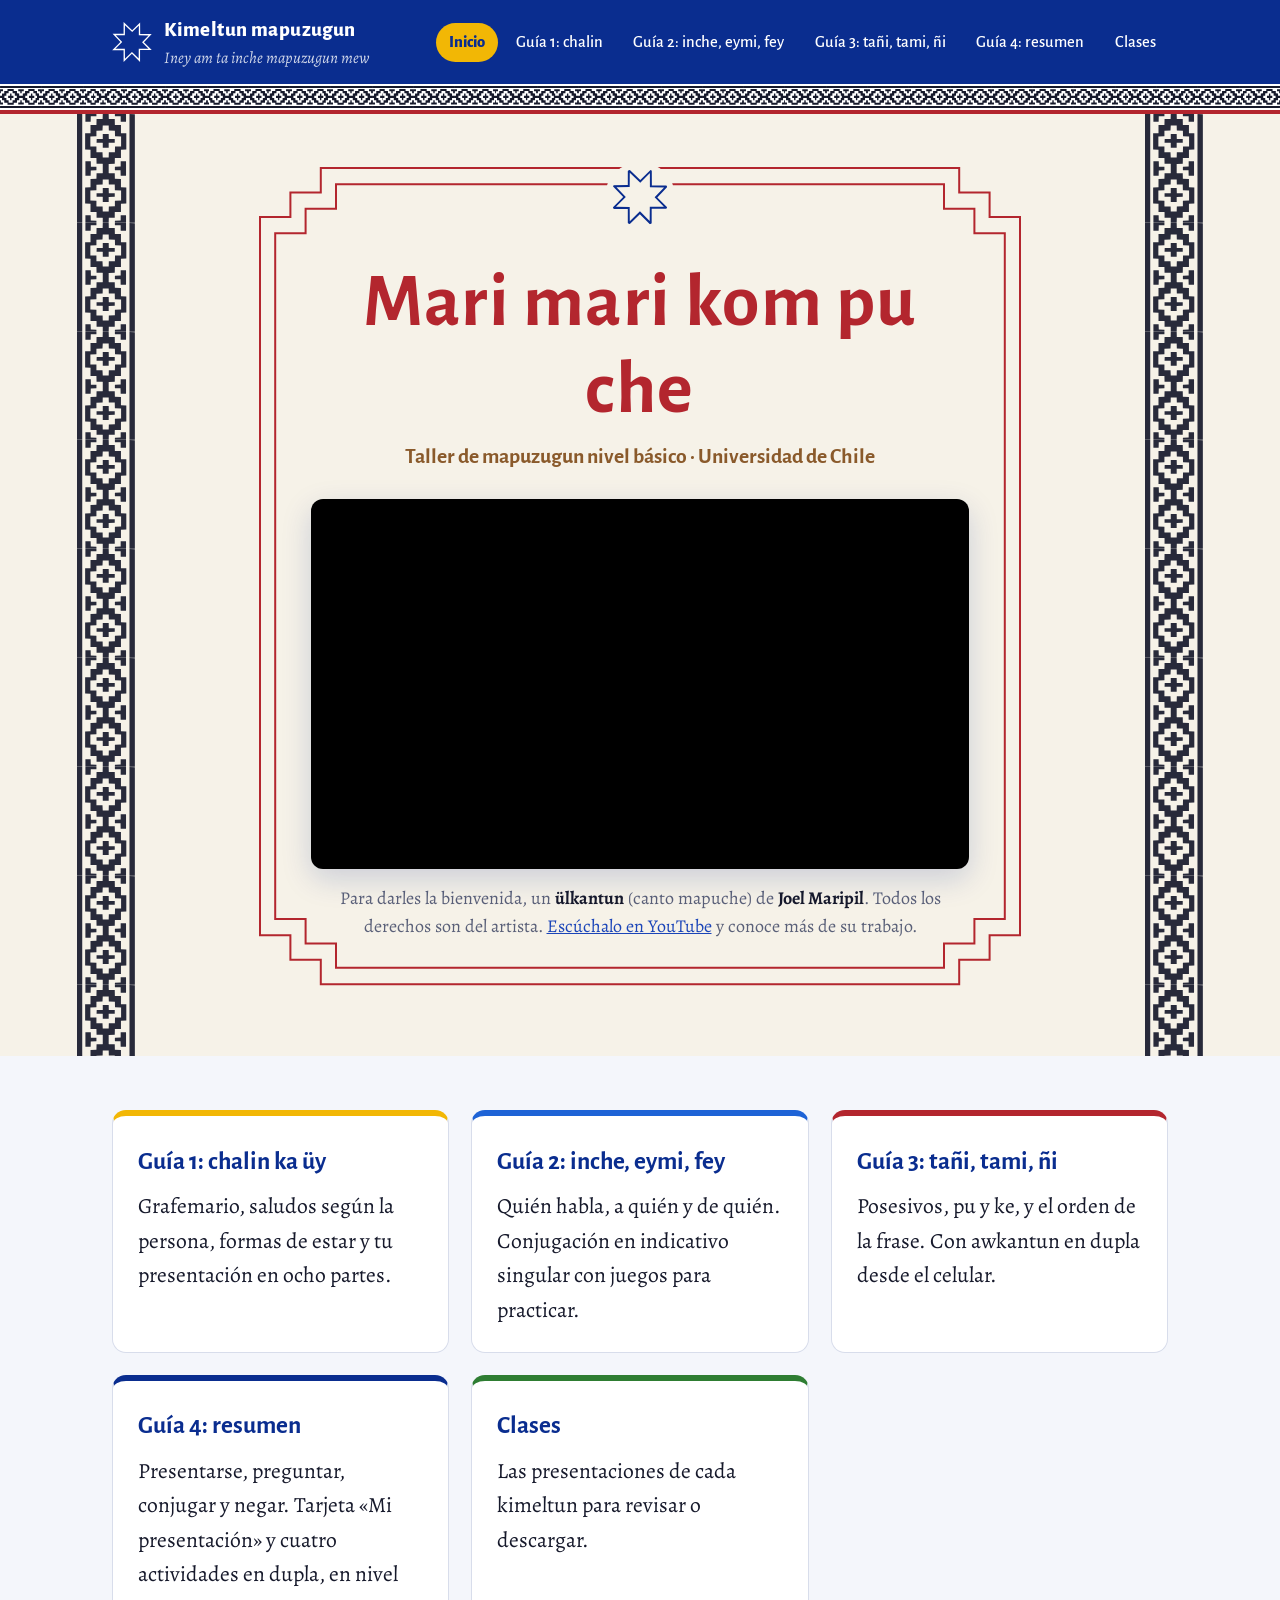
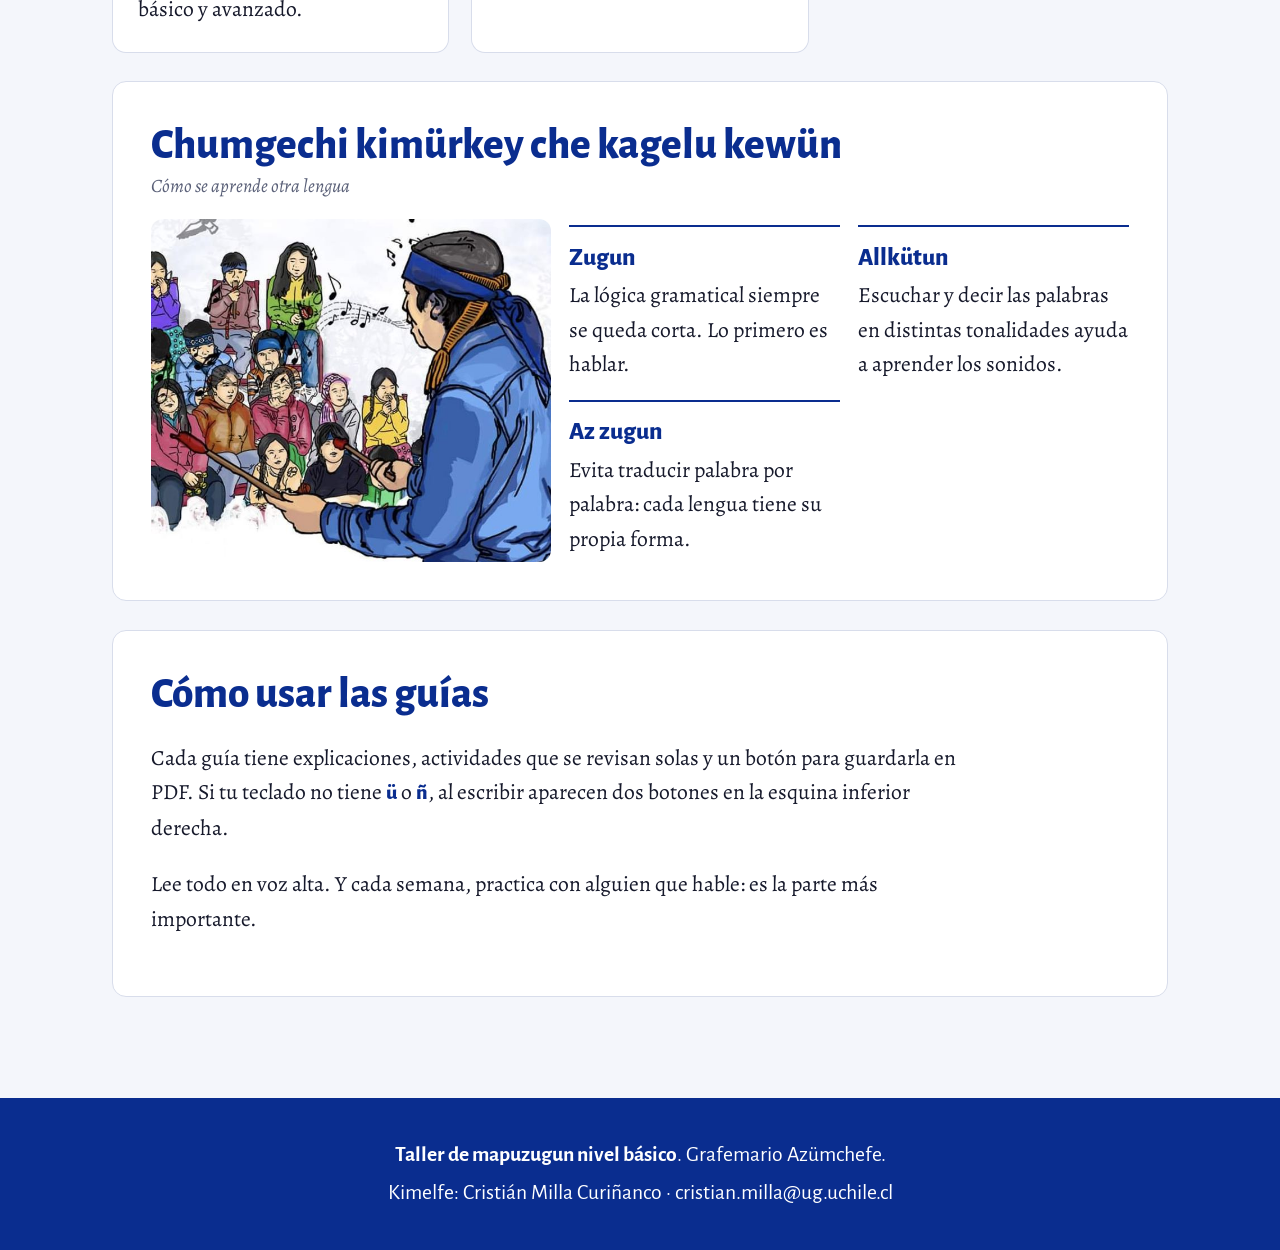
<file: index.html>
<!DOCTYPE html>
<html lang="es">
<head>
<meta charset="UTF-8">
<meta name="viewport" content="width=device-width, initial-scale=1">
<title>Kimeltun mapuzugun · Taller nivel básico</title>
<link rel="icon" href="data:image/svg+xml,%3Csvg xmlns=%27http://www.w3.org/2000/svg%27 viewBox=%270 0 549 554%27%3E%3Cpath fill-rule=%27evenodd%27 fill=%27%230A2D8F%27 d=%27M158%200%20158%20162%206%20164%20114%20276%200%20391%20158%20392%20158%20553%20273%20441%20386%20553%20386%20391%20388%20389%20548%20389%20440%20281%20548%20167%20388%20167%20387%206%20277%20114ZM177%2045%20277%20140%20367%2051%20369%2053%20369%20185%20504%20186%20414%20280%20503%20370%20368%20371%20367%20507%20274%20414%20177%20508%20176%20372%2045%20371%20139%20277%2050%20183%20176%20182Z%27/%3E%3C/svg%3E">
<link rel="preconnect" href="https://fonts.googleapis.com">
<link rel="preconnect" href="https://fonts.gstatic.com" crossorigin>
<link href="https://fonts.googleapis.com/css2?family=Alegreya+Sans:wght@400;500;700;800&family=Alegreya:ital,wght@0,400;0,500;1,400&display=swap" rel="stylesheet">
<link rel="stylesheet" href="estilos.css">
</head>
<body>
<header class="cab"><div class="cab-in">
  <a class="marca" href="index.html">
    <svg viewBox="0 0 549 554" aria-hidden="true"><path fill-rule="evenodd" d="M158 0 158 162 6 164 114 276 0 391 158 392 158 553 273 441 386 553 386 391 388 389 548 389 440 281 548 167 388 167 387 6 277 114ZM177 45 277 140 367 51 369 53 369 185 504 186 414 280 503 370 368 371 367 507 274 414 177 508 176 372 45 371 139 277 50 183 176 182Z"/></svg>
    <span><b>Kimeltun mapuzugun</b><small>Iney am ta inche mapuzugun mew</small></span>
  </a>
  <nav><a href="index.html">Inicio</a><a href="guia-1.html">Guía 1: chalin</a><a href="guia-2.html">Guía 2: inche, eymi, fey</a><a href="guia-3.html">Guía 3: tañi, tami, ñi</a><a href="guia-4.html">Guía 4: resumen</a><a href="clases.html">Clases</a></nav>
</div></header>
<div class="nimin"></div>

<section class="bienvenida">
  <div class="marco">
    <svg class="borde" viewBox="0 0 100 100" preserveAspectRatio="none" aria-hidden="true">
      <path d="M8 0H92V3H96V6H100V94H96V97H92V100H8V97H4V94H0V6H4V3H8Z"/>
      <path d="M10 2H90V5H94V8H98V92H94V95H90V98H10V95H6V92H2V8H6V5H10Z"/>
    </svg>
    <svg class="estrella-mini" viewBox="0 0 549 554" aria-hidden="true"><path fill-rule="evenodd" d="M158 0 158 162 6 164 114 276 0 391 158 392 158 553 273 441 386 553 386 391 388 389 548 389 440 281 548 167 388 167 387 6 277 114ZM177 45 277 140 367 51 369 53 369 185 504 186 414 280 503 370 368 371 367 507 274 414 177 508 176 372 45 371 139 277 50 183 176 182Z"/></svg>
    <h1>Mari mari kom pu che</h1>
    <p class="sub">Taller de mapuzugun nivel básico · Universidad de Chile</p>
    <div class="video">
      <iframe src="https://www.youtube-nocookie.com/embed/jloQAdf24OU" title="Ülkantun de Joel Maripil" loading="lazy" allow="accelerometer; encrypted-media; gyroscope; picture-in-picture" allowfullscreen></iframe>
    </div>
    <p class="credito">Para darles la bienvenida, un <b>ülkantun</b> (canto mapuche) de <b>Joel Maripil</b>. Todos los derechos son del artista. <a href="https://www.youtube.com/watch?v=jloQAdf24OU" target="_blank" rel="noopener">Escúchalo en YouTube</a> y conoce más de su trabajo.</p>
  </div>
</section>

<main>
  <div class="rutas sin-solape">
    <a class="ruta" href="guia-1.html" style="--c:var(--choz)">
      <b>Guía 1: chalin ka üy</b>
      <span>Grafemario, saludos según la persona, formas de estar y tu presentación en ocho partes.</span>
    </a>
    <a class="ruta" href="guia-2.html" style="--c:var(--eymi)">
      <b>Guía 2: inche, eymi, fey</b>
      <span>Quién habla, a quién y de quién. Conjugación en indicativo singular con juegos para practicar.</span>
    </a>
    <a class="ruta" href="guia-3.html" style="--c:var(--copihue)">
      <b>Guía 3: tañi, tami, ñi</b>
      <span>Posesivos, pu y ke, y el orden de la frase. Con awkantun en dupla desde el celular.</span>
    </a>
    <a class="ruta" href="guia-4.html" style="--c:var(--kallfu)">
      <b>Guía 4: resumen</b>
      <span>Presentarse, preguntar, conjugar y negar. Tarjeta «Mi presentación» y cuatro actividades en dupla, en nivel básico y avanzado.</span>
    </a>
    <a class="ruta" href="clases.html" style="--c:var(--fey)">
      <b>Clases</b>
      <span>Las presentaciones de cada kimeltun para revisar o descargar.</span>
    </a>
  </div>

  <section class="bloque">
    <h2>Chumgechi kimürkey che kagelu kewün<small>Cómo se aprende otra lengua</small></h2>
    <div class="grid dos">
      <div class="foto"><img src="img/kimeltun.jpg" alt="Ilustración de un kimelfe enseñando a un grupo" style="height:auto"></div>
      <div class="principios">
        <div><span class="mz">Zugun</span>La lógica gramatical siempre se queda corta. Lo primero es hablar.</div>
        <div><span class="mz">Allkütun</span>Escuchar y decir las palabras en distintas tonalidades ayuda a aprender los sonidos.</div>
        <div><span class="mz">Az zugun</span>Evita traducir palabra por palabra: cada lengua tiene su propia forma.</div>
      </div>
    </div>
  </section>

  <section class="bloque">
    <h2>Cómo usar las guías</h2>
    <p>Cada guía tiene explicaciones, actividades que se revisan solas y un botón para guardarla en PDF. Si tu teclado no tiene <b class="mz">ü</b> o <b class="mz">ñ</b>, al escribir aparecen dos botones en la esquina inferior derecha.</p>
    <p>Lee todo en voz alta. Y cada semana, practica con alguien que hable: es la parte más importante.</p>
  </section>
</main>

<footer class="pie">
  <p><b>Taller de mapuzugun nivel básico</b>. Grafemario Azümchefe.</p>
  <p>Kimelfe: Cristián Milla Curiñanco · cristian.milla@ug.uchile.cl</p>
</footer>
<script src="app.js"></script>
</body>
</html>
</file>
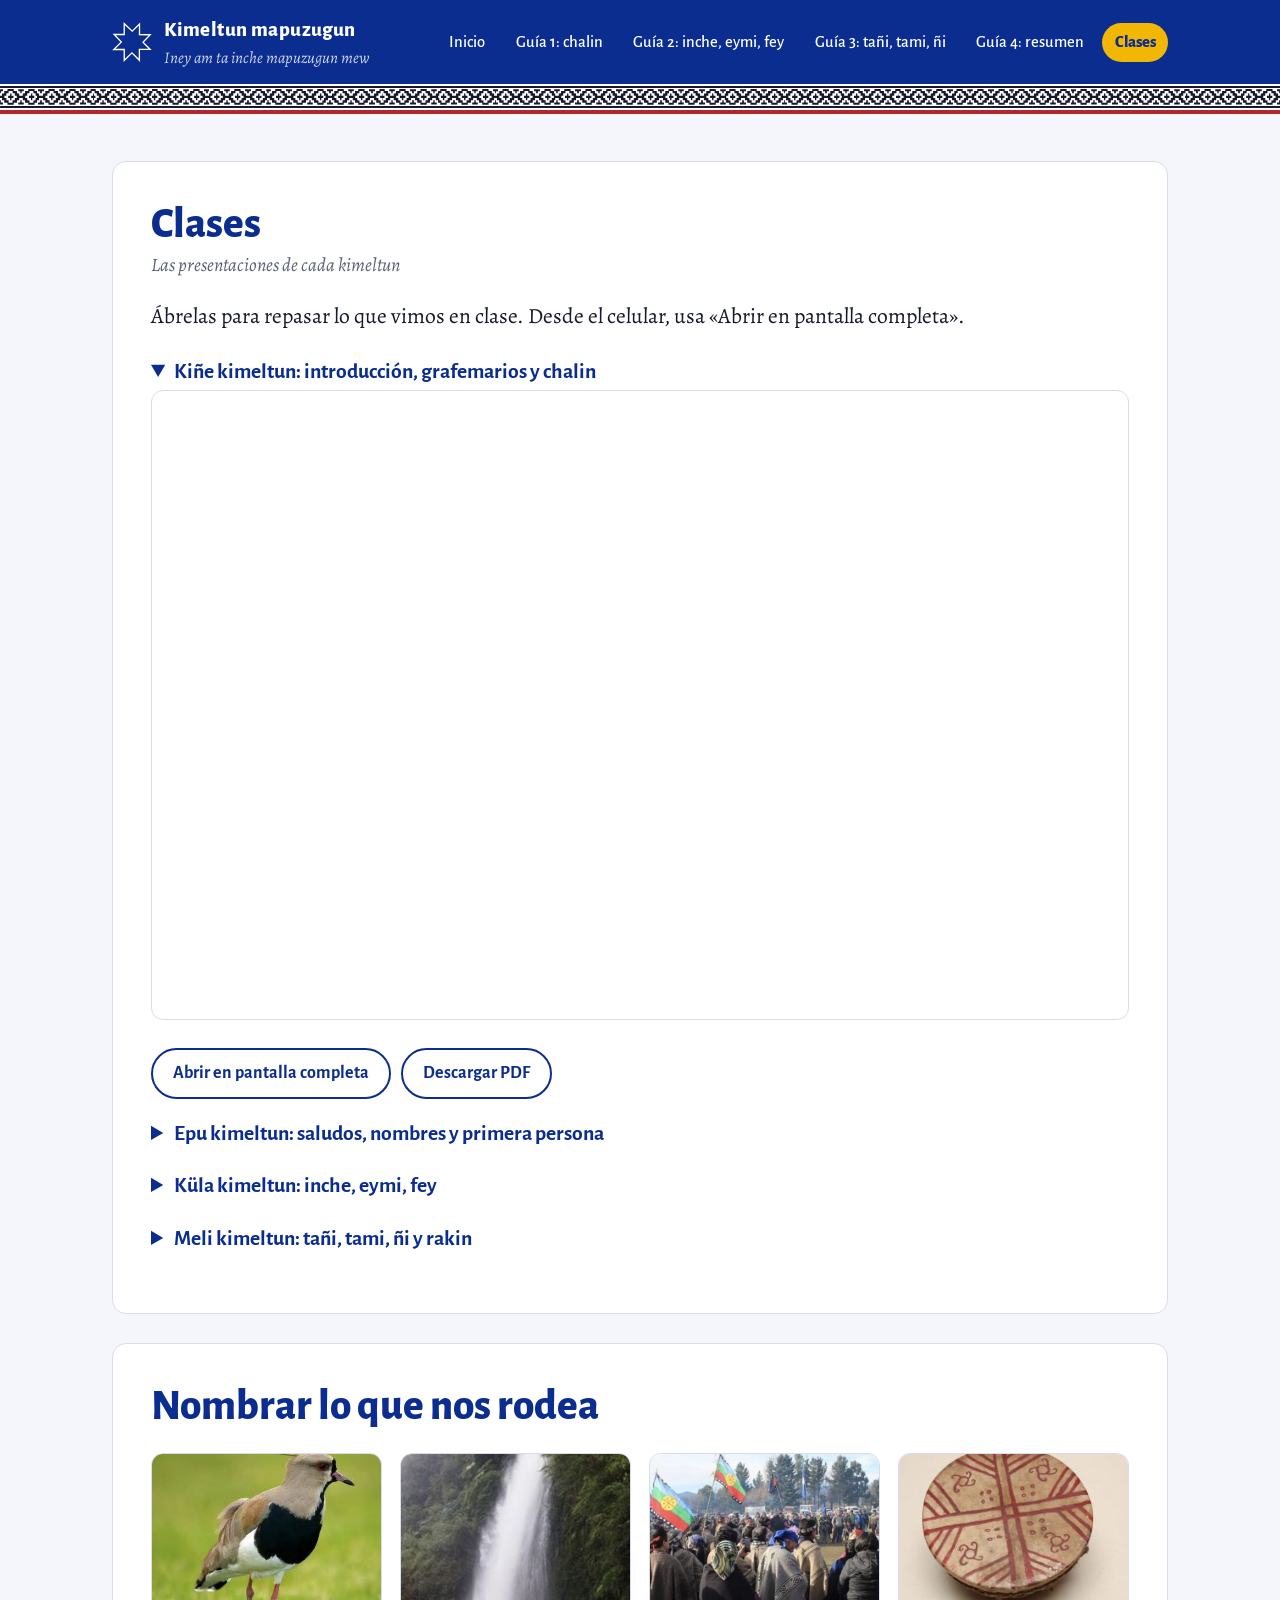
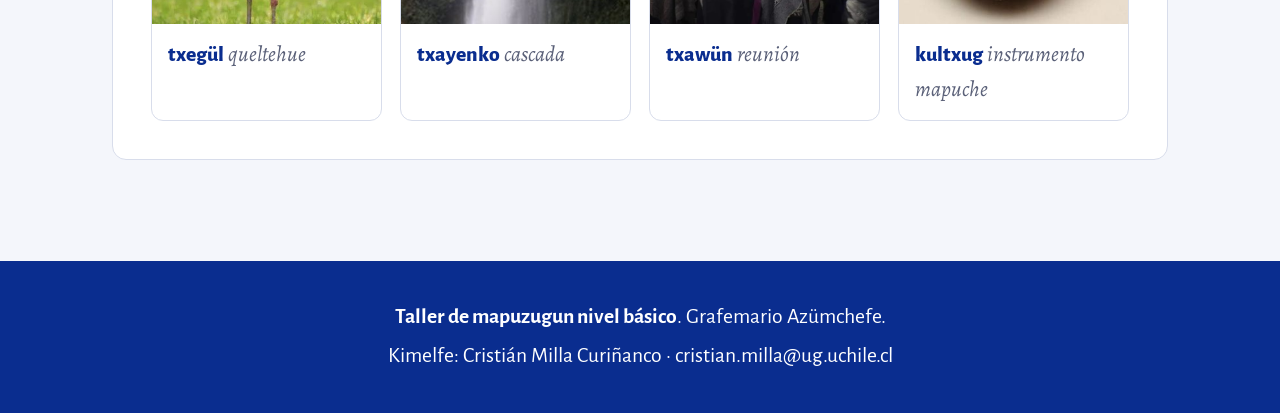
<file: clases.html>
<!DOCTYPE html>
<html lang="es">
<head>
<meta charset="UTF-8">
<meta name="viewport" content="width=device-width, initial-scale=1">
<title>Clases · Kimeltun mapuzugun</title>
<link rel="icon" href="data:image/svg+xml,%3Csvg xmlns=%27http://www.w3.org/2000/svg%27 viewBox=%270 0 549 554%27%3E%3Cpath fill-rule=%27evenodd%27 fill=%27%230A2D8F%27 d=%27M158%200%20158%20162%206%20164%20114%20276%200%20391%20158%20392%20158%20553%20273%20441%20386%20553%20386%20391%20388%20389%20548%20389%20440%20281%20548%20167%20388%20167%20387%206%20277%20114ZM177%2045%20277%20140%20367%2051%20369%2053%20369%20185%20504%20186%20414%20280%20503%20370%20368%20371%20367%20507%20274%20414%20177%20508%20176%20372%2045%20371%20139%20277%2050%20183%20176%20182Z%27/%3E%3C/svg%3E">
<link rel="preconnect" href="https://fonts.googleapis.com">
<link rel="preconnect" href="https://fonts.gstatic.com" crossorigin>
<link href="https://fonts.googleapis.com/css2?family=Alegreya+Sans:wght@400;500;700;800&family=Alegreya:ital,wght@0,400;0,500;1,400&display=swap" rel="stylesheet">
<link rel="stylesheet" href="estilos.css">
</head>
<body>
<header class="cab"><div class="cab-in">
  <a class="marca" href="index.html">
    <svg viewBox="0 0 549 554" aria-hidden="true"><path fill-rule="evenodd" d="M158 0 158 162 6 164 114 276 0 391 158 392 158 553 273 441 386 553 386 391 388 389 548 389 440 281 548 167 388 167 387 6 277 114ZM177 45 277 140 367 51 369 53 369 185 504 186 414 280 503 370 368 371 367 507 274 414 177 508 176 372 45 371 139 277 50 183 176 182Z"/></svg>
    <span><b>Kimeltun mapuzugun</b><small>Iney am ta inche mapuzugun mew</small></span>
  </a>
  <nav><a href="index.html">Inicio</a><a href="guia-1.html">Guía 1: chalin</a><a href="guia-2.html">Guía 2: inche, eymi, fey</a><a href="guia-3.html">Guía 3: tañi, tami, ñi</a><a href="guia-4.html">Guía 4: resumen</a><a href="clases.html">Clases</a></nav>
</div></header>
<div class="nimin"></div>

<main>
<section class="bloque">
  <h2>Clases<small>Las presentaciones de cada kimeltun</small></h2>
  <p>Ábrelas para repasar lo que vimos en clase. Desde el celular, usa «Abrir en pantalla completa».</p>

  <details class="clase" open>
    <summary>Kiñe kimeltun: introducción, grafemarios y chalin</summary>
    <iframe src="clases/kimeltun-1.pdf" title="Presentación Kimeltun 1" loading="lazy"></iframe>
    <div class="acciones"><a class="btn sec" href="clases/kimeltun-1.pdf" target="_blank" rel="noopener">Abrir en pantalla completa</a><a class="btn sec" href="clases/kimeltun-1.pdf" download>Descargar PDF</a></div>
  </details>

  <details class="clase">
    <summary>Epu kimeltun: saludos, nombres y primera persona</summary>
    <iframe src="clases/kimeltun-2.pdf" title="Presentación Kimeltun 2" loading="lazy"></iframe>
    <div class="acciones"><a class="btn sec" href="clases/kimeltun-2.pdf" target="_blank" rel="noopener">Abrir en pantalla completa</a><a class="btn sec" href="clases/kimeltun-2.pdf" download>Descargar PDF</a></div>
  </details>

  <details class="clase">
    <summary>Küla kimeltun: inche, eymi, fey</summary>
    <iframe src="clases/kimeltun-3.pdf" title="Presentación Kimeltun 3" loading="lazy"></iframe>
    <div class="acciones"><a class="btn sec" href="clases/kimeltun-3.pdf" target="_blank" rel="noopener">Abrir en pantalla completa</a><a class="btn sec" href="clases/kimeltun-3.pdf" download>Descargar PDF</a></div>
  </details>

  <details class="clase">
    <summary>Meli kimeltun: tañi, tami, ñi y rakin</summary>
    <iframe src="clases/kimeltun-4.pdf" title="Presentación Kimeltun 4" loading="lazy"></iframe>
    <div class="acciones"><a class="btn sec" href="clases/kimeltun-4.pdf" target="_blank" rel="noopener">Abrir en pantalla completa</a><a class="btn sec" href="clases/kimeltun-4.pdf" download>Descargar PDF</a></div>
  </details>
</section>

<section class="bloque">
  <h2>Nombrar lo que nos rodea</h2>
  <div class="grid">
    <div class="sonido"><img src="img/txegul.jpg" alt="Queltehue en el pasto" style="height:170px;width:100%;object-fit:cover"><div><span class="mz">txegül</span> <span class="es">queltehue</span></div></div>
    <div class="sonido"><img src="img/txayenko.jpg" alt="Cascada" style="height:170px;width:100%;object-fit:cover"><div><span class="mz">txayenko</span> <span class="es">cascada</span></div></div>
    <div class="sonido"><img src="img/txawun.jpg" alt="Personas reunidas en un encuentro" style="height:170px;width:100%;object-fit:cover"><div><span class="mz">txawün</span> <span class="es">reunión</span></div></div>
    <div class="sonido"><img src="img/kultxug.jpg" alt="Kultxug" style="height:170px;width:100%;object-fit:cover"><div><span class="mz">kultxug</span> <span class="es">instrumento mapuche</span></div></div>
  </div>
</section>
</main>

<footer class="pie">
  <p><b>Taller de mapuzugun nivel básico</b>. Grafemario Azümchefe.</p>
  <p>Kimelfe: Cristián Milla Curiñanco · cristian.milla@ug.uchile.cl</p>
</footer>
<script src="app.js"></script>
</body>
</html>
</file>
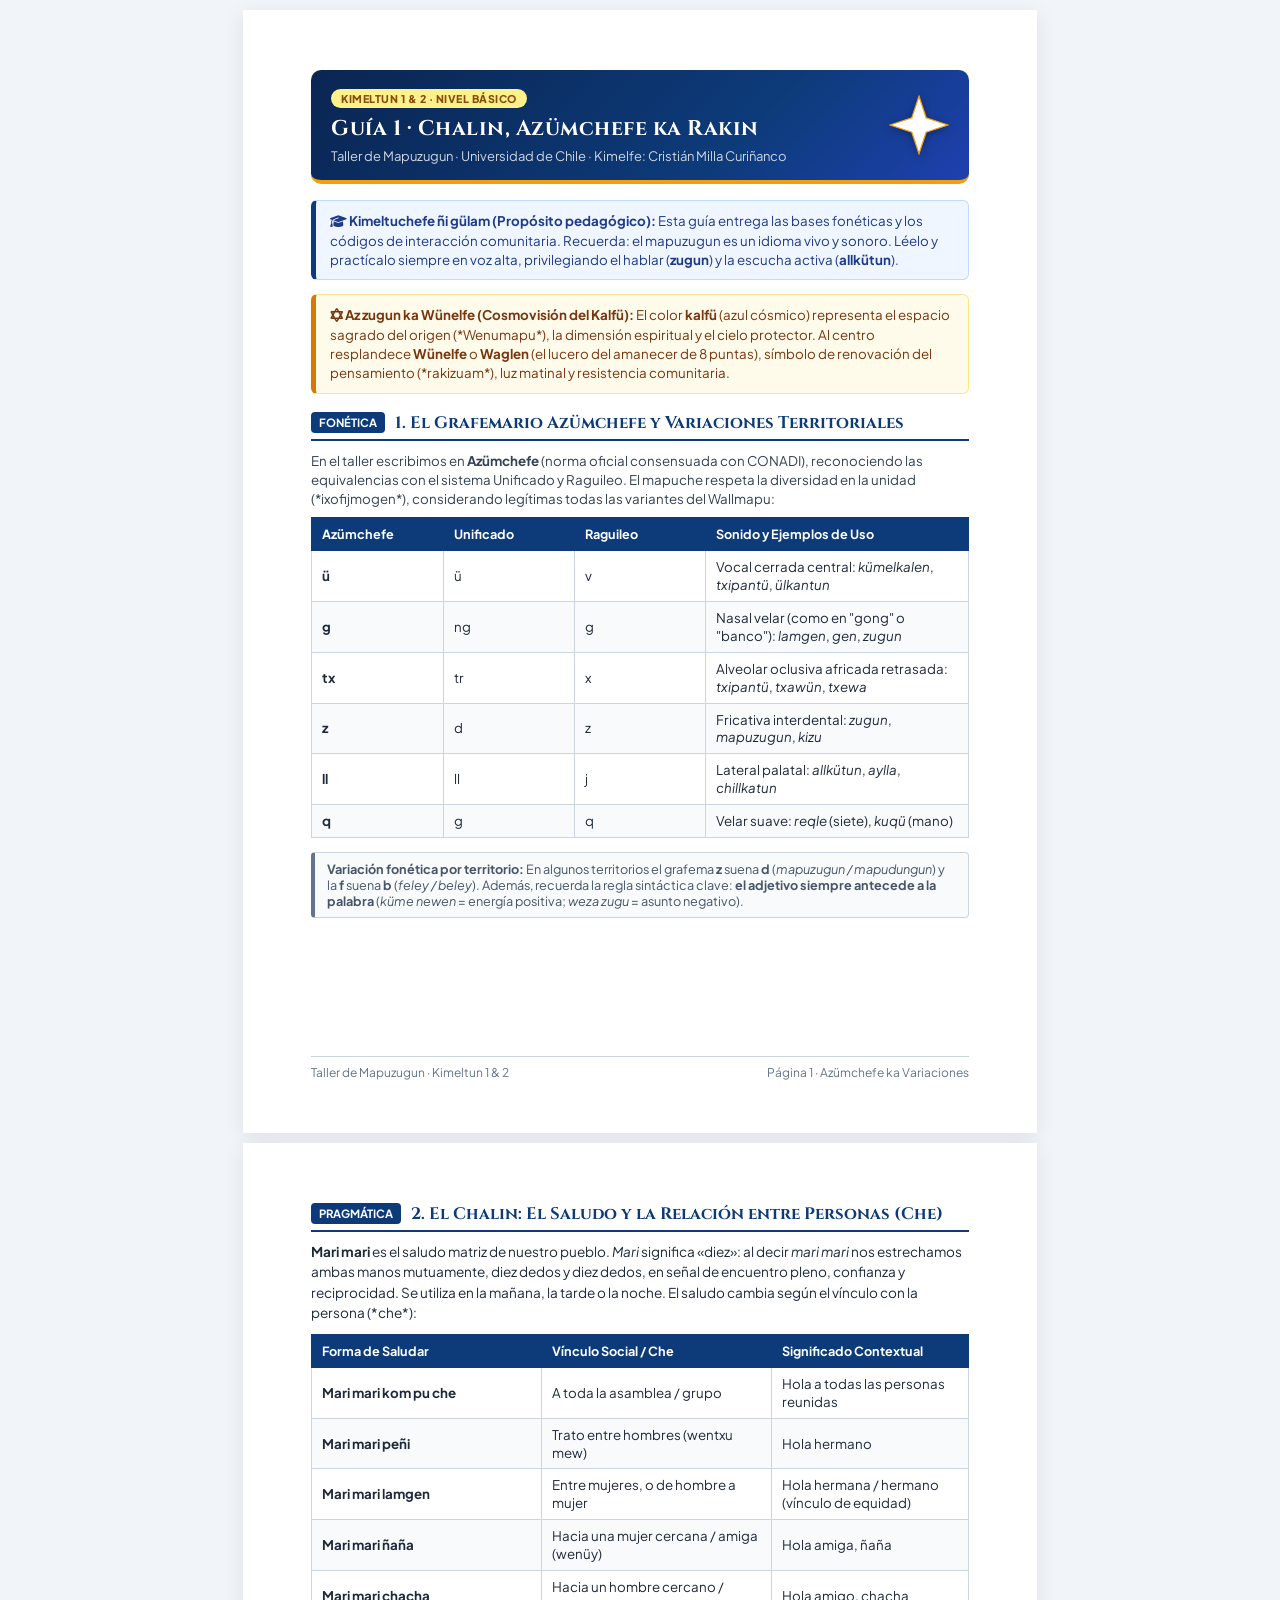
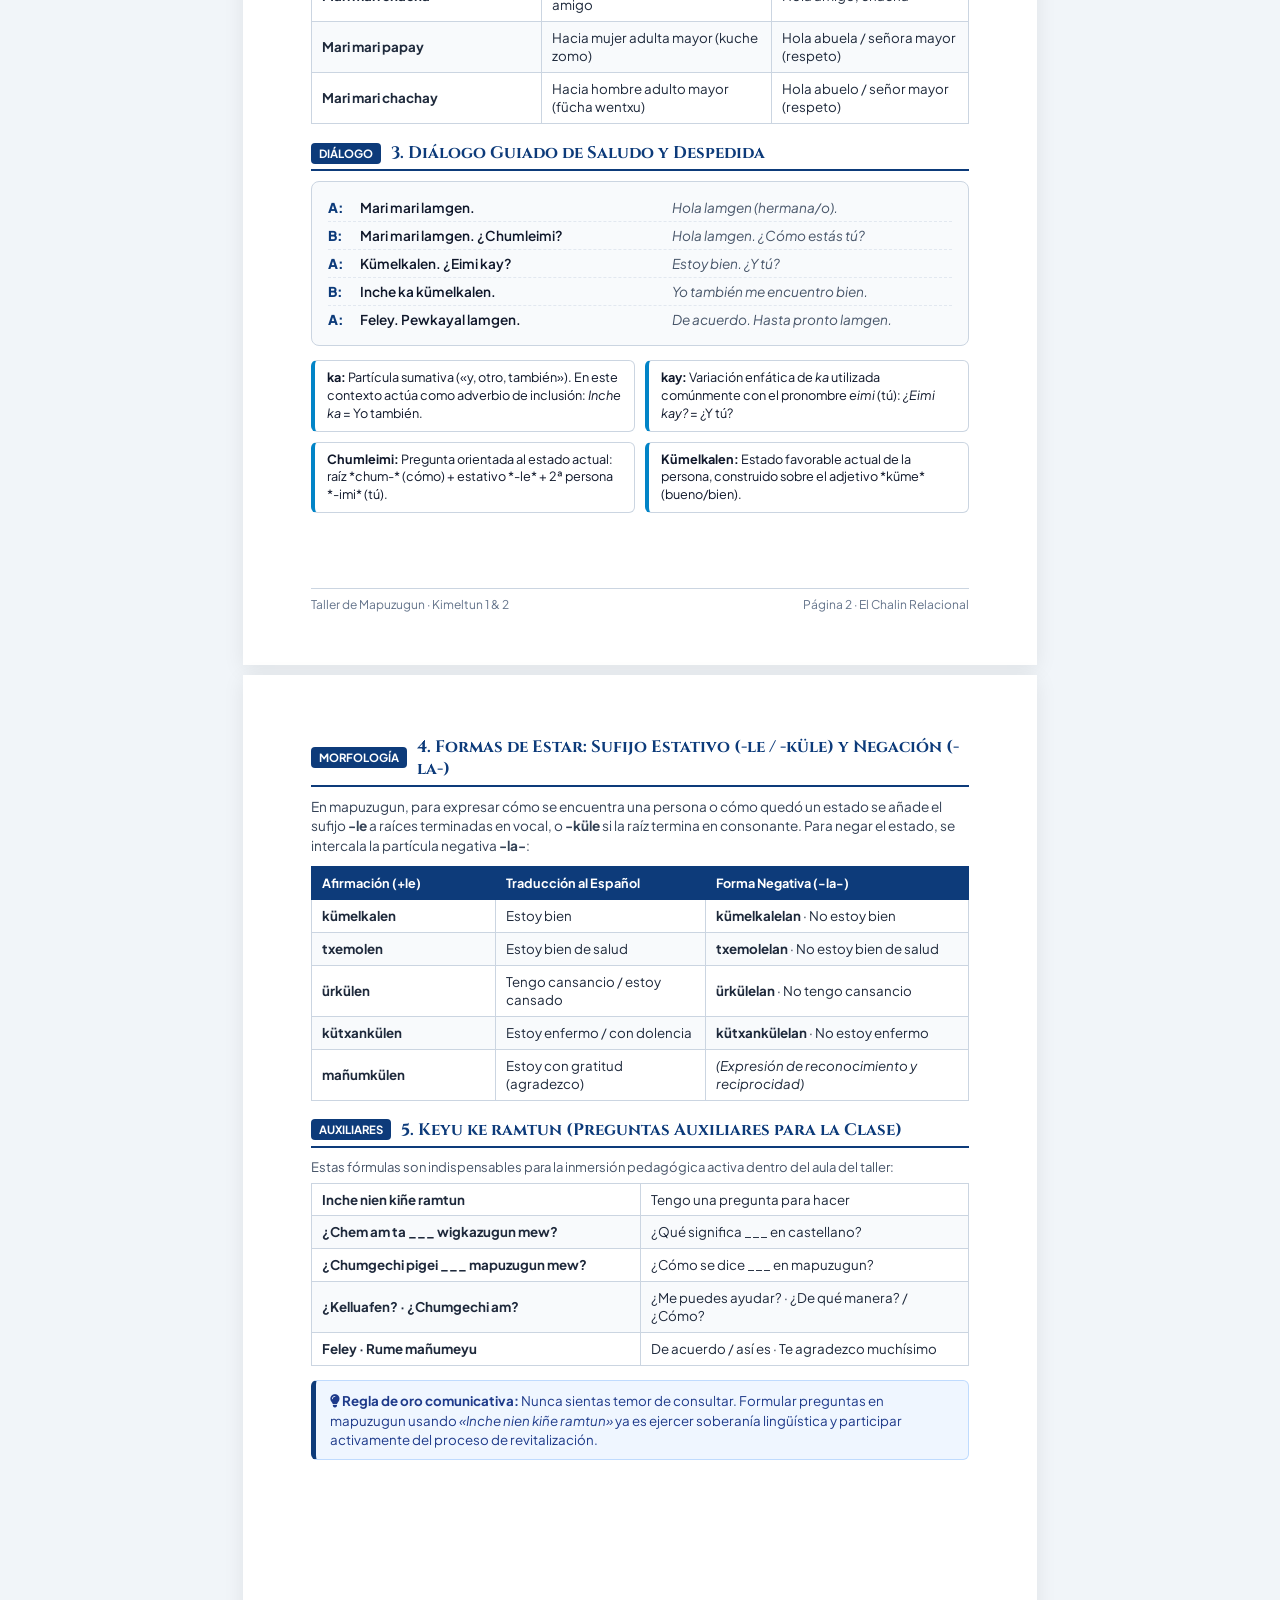
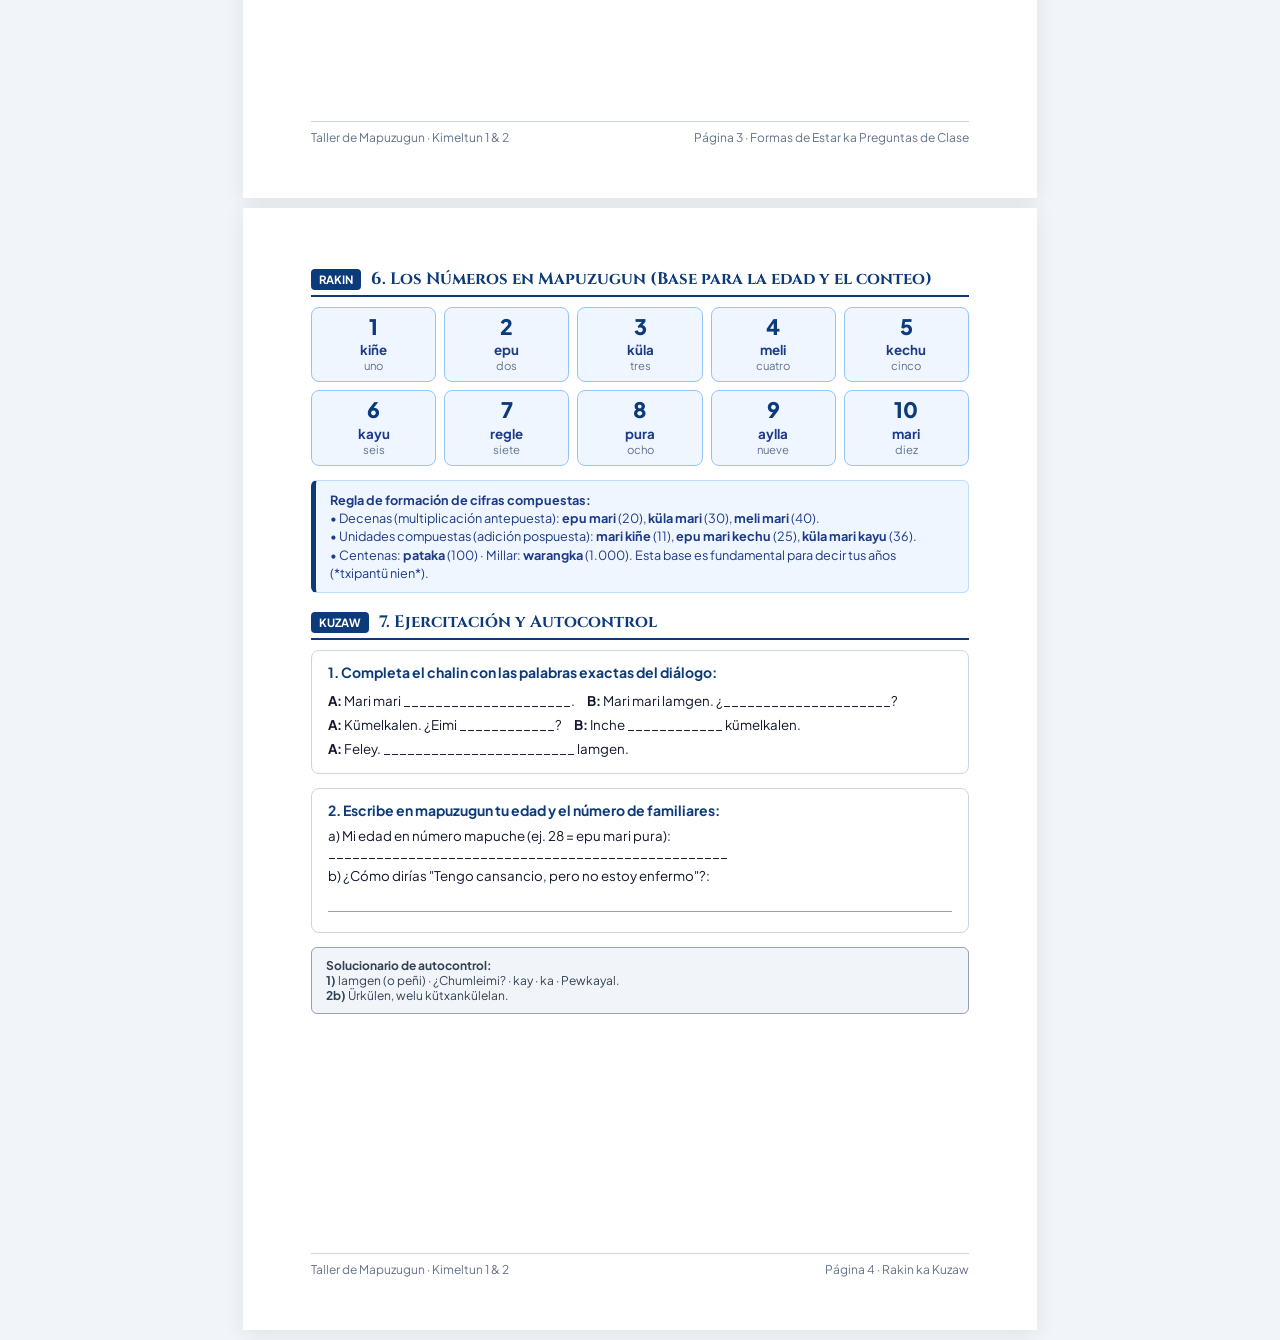
<file: gu_a_de_estudio_1_chalin_az_mchefe_ka_rakin.html>
<!DOCTYPE html>
<html lang="es">
<head>
<meta charset="UTF-8">
<title>Guía 1 · Chalin, Azümchefe ka Rakin</title>
<link rel="stylesheet" href="https://fonts.googleapis.com/css2?family=Cinzel:wght@600;700;800&family=Plus+Jakarta+Sans:wght@400;500;600;700&display=swap">
<link rel="stylesheet" href="https://cdnjs.cloudflare.com/ajax/libs/font-awesome/6.5.1/css/all.min.css">
<style>
@page {
  size: A4 portrait;
  margin: 0;
}
*, *::before, *::after {
  box-sizing: border-box;
}
html, body {
  margin: 0;
  padding: 0;
  background-color: #f1f5f9;
  font-family: 'Plus Jakarta Sans', -apple-system, BlinkMacSystemFont, "Segoe UI", Roboto, sans-serif;
  color: #0f172a;
  -webkit-print-color-adjust: exact;
  print-color-adjust: exact;
}
.page-sheet {
  width: 210mm;
  min-height: 297mm;
  margin: 10px auto;
  padding: 16mm 18mm 14mm 18mm;
  background: #ffffff;
  box-shadow: 0 4px 20px rgba(0, 0, 0, 0.08);
  display: flex;
  flex-direction: column;
  justify-content: space-between;
  position: relative;
  page-break-after: always;
  break-after: page;
}
.page-content {
  flex: 1 1 auto;
}
.header-kalfu {
  background: linear-gradient(135deg, #0a2552 0%, #0d3b7a 65%, #1e40af 100%);
  color: #ffffff;
  border-radius: 10px;
  padding: 16px 20px;
  display: flex;
  align-items: center;
  justify-content: space-between;
  margin-bottom: 16px;
  border-bottom: 4px solid #f59e0b;
}
.header-kalfu h1 {
  font-family: 'Cinzel', serif;
  font-size: 16pt;
  margin: 0 0 4px 0;
  letter-spacing: 0.5px;
  color: #ffffff;
}
.header-kalfu p {
  margin: 0;
  font-size: 9.8pt;
  color: #cbd5e1;
}
.badge-pill {
  display: inline-block;
  background: #fef08a;
  color: #854d0e;
  font-size: 8pt;
  font-weight: 800;
  padding: 3px 10px;
  border-radius: 9999px;
  text-transform: uppercase;
  margin-bottom: 6px;
  letter-spacing: 0.5px;
}
.wunelfe-svg {
  width: 60px;
  height: 60px;
  flex-shrink: 0;
  filter: drop-shadow(0 2px 4px rgba(0,0,0,0.3));
}
.section-title {
  display: flex;
  align-items: center;
  gap: 10px;
  margin: 18px 0 10px 0;
  padding-bottom: 5px;
  border-bottom: 2px solid #0d3b7a;
}
.section-badge {
  background: #0d3b7a;
  color: #ffffff;
  font-size: 8.5pt;
  font-weight: 700;
  padding: 3px 8px;
  border-radius: 4px;
  text-transform: uppercase;
}
.section-title h2 {
  font-family: 'Cinzel', serif;
  font-size: 12.5pt;
  margin: 0;
  color: #0d3b7a;
}
.callout-box {
  background: #eff6ff;
  border: 1px solid #bfdbfe;
  border-left: 5px solid #0d3b7a;
  border-radius: 6px;
  padding: 10px 14px;
  font-size: 10pt;
  line-height: 1.45;
  color: #1e3a8a;
  margin-bottom: 14px;
}
.callout-cultural {
  background: #fffbeb;
  border: 1px solid #fde68a;
  border-left: 5px solid #d97706;
  border-radius: 6px;
  padding: 10px 14px;
  font-size: 10pt;
  line-height: 1.45;
  color: #78350f;
  margin-bottom: 14px;
}
table.custom-table {
  width: 100%;
  border-collapse: collapse;
  font-size: 10pt;
  margin-bottom: 14px;
}
table.custom-table th {
  background-color: #0d3b7a;
  color: #ffffff;
  padding: 8px 10px;
  text-align: left;
  font-weight: 700;
  font-size: 9.5pt;
  border: 1px solid #0d3b7a;
}
table.custom-table td {
  padding: 7px 10px;
  border: 1px solid #cbd5e1;
  color: #1e293b;
  line-height: 1.35;
}
table.custom-table tr:nth-child(even) td {
  background-color: #f8fafc;
}
.highlight-cell {
  font-weight: 700;
  color: #0d3b7a;
}
.dialogue-card {
  background: #f8fafc;
  border: 1px solid #cbd5e1;
  border-radius: 8px;
  padding: 12px 16px;
  margin-bottom: 14px;
}
.dialogue-row {
  display: flex;
  padding: 5px 0;
  border-bottom: 1px dashed #e2e8f0;
  font-size: 10.2pt;
}
.dialogue-row:last-child {
  border-bottom: none;
}
.dialogue-speaker {
  width: 32px;
  font-weight: 800;
  color: #0d3b7a;
  flex-shrink: 0;
}
.dialogue-mapu {
  width: 50%;
  font-weight: 600;
  color: #0f172a;
  padding-right: 10px;
}
.dialogue-es {
  width: 45%;
  color: #475569;
  font-style: italic;
}
.particle-grid {
  display: grid;
  grid-template-columns: 1fr 1fr;
  gap: 10px;
  margin-bottom: 14px;
}
.particle-box {
  background: #ffffff;
  border: 1px solid #cbd5e1;
  border-left: 4px solid #0284c7;
  padding: 8px 12px;
  border-radius: 6px;
  font-size: 9.5pt;
  line-height: 1.4;
}
.numbers-container {
  display: grid;
  grid-template-columns: repeat(5, 1fr);
  gap: 8px;
  margin: 10px 0 14px 0;
}
.number-box {
  background: #eff6ff;
  border: 1.5px solid #93c5fd;
  border-radius: 8px;
  padding: 8px 6px;
  text-align: center;
}
.num-digit {
  font-size: 16pt;
  font-weight: 800;
  color: #0d3b7a;
  line-height: 1;
}
.num-mapu {
  font-size: 10pt;
  font-weight: 700;
  color: #1e3a8a;
  margin-top: 4px;
}
.num-es {
  font-size: 8.5pt;
  color: #64748b;
}
.exercise-box {
  background: #ffffff;
  border: 1.5px solid #cbd5e1;
  border-radius: 8px;
  padding: 12px 16px;
  margin-bottom: 14px;
}
.exercise-header {
  font-weight: 700;
  color: #0d3b7a;
  font-size: 10.5pt;
  margin-bottom: 8px;
}
.line-write {
  border-bottom: 1.5px solid #94a3b8;
  height: 28px;
  margin-bottom: 8px;
}
.solucionario-box {
  background: #f1f5f9;
  border: 1px solid #94a3b8;
  border-radius: 6px;
  padding: 10px 14px;
  font-size: 9pt;
  color: #334155;
  margin-top: 10px;
}
.footer-bar {
  border-top: 1px solid #cbd5e1;
  padding-top: 8px;
  display: flex;
  justify-content: space-between;
  align-items: center;
  font-size: 9pt;
  color: #64748b;
  flex-shrink: 0;
}
@media print {
  body {
    background: transparent;
  }
  .page-sheet {
    margin: 0;
    box-shadow: none;
    border: none;
    min-height: 297mm;
    height: 297mm;
  }
}
</style>
</head>
<body>

<!-- PÁGINA 1: MARCO FONÉTICO Y AZÜMCHEFE -->
<div class="page-sheet">
  <div class="page-content">
    <div class="header-kalfu">
      <div>
        <span class="badge-pill">KIMELTUN 1 & 2 · NIVEL BÁSICO</span>
        <h1>Guía 1 · Chalin, Azümchefe ka Rakin</h1>
        <p>Taller de Mapuzugun · Universidad de Chile · Kimelfe: Cristián Milla Curiñanco</p>
      </div>
      <svg class="wunelfe-svg" viewBox="0 0 100 100">
        <polygon points="50,2 62,38 98,50 62,62 50,98 38,62 2,50 38,38" fill="#ffffff" stroke="#f59e0b" stroke-width="2"/>
      </svg>
    </div>

    <div class="callout-box">
      <strong><i class="fa-solid fa-graduation-cap"></i> Kimeltuchefe ñi gülam (Propósito pedagógico):</strong> Esta guía entrega las bases fonéticas y los códigos de interacción comunitaria. Recuerda: el mapuzugun es un idioma vivo y sonoro. Léelo y practícalo siempre en voz alta, privilegiando el hablar (<strong>zugun</strong>) y la escucha activa (<strong>allkütun</strong>).
    </div>

    <div class="callout-cultural">
      <strong><i class="fa-solid fa-star-of-david"></i> Az zugun ka Wünelfe (Cosmovisión del Kalfü):</strong> El color <strong>kalfü</strong> (azul cósmico) representa el espacio sagrado del origen (*Wenumapu*), la dimensión espiritual y el cielo protector. Al centro resplandece <strong>Wünelfe</strong> o <strong>Waglen</strong> (el lucero del amanecer de 8 puntas), símbolo de renovación del pensamiento (*rakizuam*), luz matinal y resistencia comunitaria.
    </div>

    <div class="section-title">
      <span class="section-badge">Fonética</span>
      <h2>1. El Grafemario Azümchefe y Variaciones Territoriales</h2>
    </div>

    <p style="font-size: 10pt; line-height: 1.45; color: #334155; margin: 0 0 8px 0;">
      En el taller escribimos en <strong>Azümchefe</strong> (norma oficial consensuada con CONADI), reconociendo las equivalencias con el sistema Unificado y Raguileo. El mapuche respeta la diversidad en la unidad (*ixofijmogen*), considerando legítimas todas las variantes del Wallmapu:
    </p>

    <table class="custom-table">
      <thead>
        <tr>
          <th style="width: 20%;">Azümchefe</th>
          <th style="width: 20%;">Unificado</th>
          <th style="width: 20%;">Raguileo</th>
          <th style="width: 40%;">Sonido y Ejemplos de Uso</th>
        </tr>
      </thead>
      <tbody>
        <tr>
          <td class="highlight-cell">ü</td>
          <td>ü</td>
          <td>v</td>
          <td>Vocal cerrada central: <em>kümelkalen</em>, <em>txipantü</em>, <em>ülkantun</em></td>
        </tr>
        <tr>
          <td class="highlight-cell">g</td>
          <td>ng</td>
          <td>g</td>
          <td>Nasal velar (como en "gong" o "banco"): <em>lamgen</em>, <em>gen</em>, <em>zugun</em></td>
        </tr>
        <tr>
          <td class="highlight-cell">tx</td>
          <td>tr</td>
          <td>x</td>
          <td>Alveolar oclusiva africada retrasada: <em>txipantü</em>, <em>txawün</em>, <em>txewa</em></td>
        </tr>
        <tr>
          <td class="highlight-cell">z</td>
          <td>d</td>
          <td>z</td>
          <td>Fricativa interdental: <em>zugun</em>, <em>mapuzugun</em>, <em>kizu</em></td>
        </tr>
        <tr>
          <td class="highlight-cell">ll</td>
          <td>ll</td>
          <td>j</td>
          <td>Lateral palatal: <em>allkütun</em>, <em>aylla</em>, <em>chillkatun</em></td>
        </tr>
        <tr>
          <td class="highlight-cell">q</td>
          <td>g</td>
          <td>q</td>
          <td>Velar suave: <em>reqle</em> (siete), <em>kuqü</em> (mano)</td>
        </tr>
      </tbody>
    </table>

    <div style="background: #f8fafc; border: 1px solid #cbd5e1; border-left: 4px solid #64748b; padding: 8px 12px; border-radius: 4px; font-size: 9.5pt; color: #475569;">
      <strong>Variación fonética por territorio:</strong> En algunos territorios el grafema <strong>z</strong> suena <strong>d</strong> (<em>mapuzugun / mapudungun</em>) y la <strong>f</strong> suena <strong>b</strong> (<em>feley / beley</em>). Además, recuerda la regla sintáctica clave: <strong>el adjetivo siempre antecede a la palabra</strong> (<em>küme newen</em> = energía positiva; <em>weza zugu</em> = asunto negativo).
    </div>
  </div>
  <footer class="footer-bar">
    <span>Taller de Mapuzugun · Kimeltun 1 & 2</span>
    <span>Página 1 · Azümchefe ka Variaciones</span>
  </footer>
</div>

<!-- PÁGINA 2: EL CHALIN RELACIONAL -->
<div class="page-sheet">
  <div class="page-content">
    <div class="section-title" style="margin-top: 0;">
      <span class="section-badge">Pragmática</span>
      <h2>2. El Chalin: El Saludo y la Relación entre Personas (Che)</h2>
    </div>

    <p style="font-size: 10.2pt; line-height: 1.5; color: #1e293b; margin: 0 0 10px 0;">
      <strong>Mari mari</strong> es el saludo matriz de nuestro pueblo. <em>Mari</em> significa «diez»: al decir <em>mari mari</em> nos estrechamos ambas manos mutuamente, diez dedos y diez dedos, en señal de encuentro pleno, confianza y reciprocidad. Se utiliza en la mañana, la tarde o la noche. El saludo cambia según el vínculo con la persona (*che*):
    </p>

    <table class="custom-table">
      <thead>
        <tr>
          <th style="width: 35%;">Forma de Saludar</th>
          <th style="width: 35%;">Vínculo Social / Che</th>
          <th style="width: 30%;">Significado Contextual</th>
        </tr>
      </thead>
      <tbody>
        <tr>
          <td class="highlight-cell">Mari mari kom pu che</td>
          <td>A toda la asamblea / grupo</td>
          <td>Hola a todas las personas reunidas</td>
        </tr>
        <tr>
          <td class="highlight-cell">Mari mari peñi</td>
          <td>Trato entre hombres (wentxu mew)</td>
          <td>Hola hermano</td>
        </tr>
        <tr>
          <td class="highlight-cell">Mari mari lamgen</td>
          <td>Entre mujeres, o de hombre a mujer</td>
          <td>Hola hermana / hermano (vínculo de equidad)</td>
        </tr>
        <tr>
          <td class="highlight-cell">Mari mari ñaña</td>
          <td>Hacia una mujer cercana / amiga (wenüy)</td>
          <td>Hola amiga, ñaña</td>
        </tr>
        <tr>
          <td class="highlight-cell">Mari mari chacha</td>
          <td>Hacia un hombre cercano / amigo</td>
          <td>Hola amigo, chacha</td>
        </tr>
        <tr>
          <td class="highlight-cell">Mari mari papay</td>
          <td>Hacia mujer adulta mayor (kuche zomo)</td>
          <td>Hola abuela / señora mayor (respeto)</td>
        </tr>
        <tr>
          <td class="highlight-cell">Mari mari chachay</td>
          <td>Hacia hombre adulto mayor (fücha wentxu)</td>
          <td>Hola abuelo / señor mayor (respeto)</td>
        </tr>
      </tbody>
    </table>

    <div class="section-title">
      <span class="section-badge">Diálogo</span>
      <h2>3. Diálogo Guiado de Saludo y Despedida</h2>
    </div>

    <div class="dialogue-card">
      <div class="dialogue-row">
        <span class="dialogue-speaker">A:</span>
        <span class="dialogue-mapu">Mari mari lamgen.</span>
        <span class="dialogue-es">Hola lamgen (hermana/o).</span>
      </div>
      <div class="dialogue-row">
        <span class="dialogue-speaker">B:</span>
        <span class="dialogue-mapu">Mari mari lamgen. ¿Chumleimi?</span>
        <span class="dialogue-es">Hola lamgen. ¿Cómo estás tú?</span>
      </div>
      <div class="dialogue-row">
        <span class="dialogue-speaker">A:</span>
        <span class="dialogue-mapu">Kümelkalen. ¿Eimi kay?</span>
        <span class="dialogue-es">Estoy bien. ¿Y tú?</span>
      </div>
      <div class="dialogue-row">
        <span class="dialogue-speaker">B:</span>
        <span class="dialogue-mapu">Inche ka kümelkalen.</span>
        <span class="dialogue-es">Yo también me encuentro bien.</span>
      </div>
      <div class="dialogue-row">
        <span class="dialogue-speaker">A:</span>
        <span class="dialogue-mapu">Feley. Pewkayal lamgen.</span>
        <span class="dialogue-es">De acuerdo. Hasta pronto lamgen.</span>
      </div>
    </div>

    <div class="particle-grid">
      <div class="particle-box">
        <strong>ka:</strong> Partícula sumativa («y, otro, también»). En este contexto actúa como adverbio de inclusión: <em>Inche ka</em> = Yo también.
      </div>
      <div class="particle-box">
        <strong>kay:</strong> Variación enfática de <em>ka</em> utilizada comúnmente con el pronombre <em>eimi</em> (tú): <em>¿Eimi kay?</em> = ¿Y tú?
      </div>
      <div class="particle-box">
        <strong>Chumleimi:</strong> Pregunta orientada al estado actual: raíz *chum-* (cómo) + estativo *-le* + 2ª persona *-imi* (tú).
      </div>
      <div class="particle-box">
        <strong>Kümelkalen:</strong> Estado favorable actual de la persona, construido sobre el adjetivo *küme* (bueno/bien).
      </div>
    </div>
  </div>
  <footer class="footer-bar">
    <span>Taller de Mapuzugun · Kimeltun 1 & 2</span>
    <span>Página 2 · El Chalin Relacional</span>
  </footer>
</div>

<!-- PÁGINA 3: FORMAS DE ESTAR Y PREGUNTAS DE CLASE -->
<div class="page-sheet">
  <div class="page-content">
    <div class="section-title" style="margin-top:0;">
      <span class="section-badge">Morfología</span>
      <h2>4. Formas de Estar: Sufijo Estativo (-le / -küle) y Negación (-la-)</h2>
    </div>

    <p style="font-size: 10.2pt; line-height: 1.45; color: #334155; margin: 0 0 10px 0;">
      En mapuzugun, para expresar cómo se encuentra una persona o cómo quedó un estado se añade el sufijo <strong>-le</strong> a raíces terminadas en vocal, o <strong>-küle</strong> si la raíz termina en consonante. Para negar el estado, se intercala la partícula negativa <strong>-la-</strong>:
    </p>

    <table class="custom-table">
      <thead>
        <tr>
          <th style="width: 28%;">Afirmación (+le)</th>
          <th style="width: 32%;">Traducción al Español</th>
          <th style="width: 40%;">Forma Negativa (-la-)</th>
        </tr>
      </thead>
      <tbody>
        <tr>
          <td class="highlight-cell">kümelkalen</td>
          <td>Estoy bien</td>
          <td><strong>kümelkalelan</strong> · No estoy bien</td>
        </tr>
        <tr>
          <td class="highlight-cell">txemolen</td>
          <td>Estoy bien de salud</td>
          <td><strong>txemolelan</strong> · No estoy bien de salud</td>
        </tr>
        <tr>
          <td class="highlight-cell">ürkülen</td>
          <td>Tengo cansancio / estoy cansado</td>
          <td><strong>ürkülelan</strong> · No tengo cansancio</td>
        </tr>
        <tr>
          <td class="highlight-cell">kütxankülen</td>
          <td>Estoy enfermo / con dolencia</td>
          <td><strong>kütxankülelan</strong> · No estoy enfermo</td>
        </tr>
        <tr>
          <td class="highlight-cell">mañumkülen</td>
          <td>Estoy con gratitud (agradezco)</td>
          <td><em>(Expresión de reconocimiento y reciprocidad)</em></td>
        </tr>
      </tbody>
    </table>

    <div class="section-title">
      <span class="section-badge">Auxiliares</span>
      <h2>5. Keyu ke ramtun (Preguntas Auxiliares para la Clase)</h2>
    </div>

    <p style="font-size: 9.8pt; color: #475569; margin: 0 0 8px 0;">
      Estas fórmulas son indispensables para la inmersión pedagógica activa dentro del aula del taller:
    </p>

    <table class="custom-table">
      <tbody>
        <tr>
          <td class="highlight-cell" style="width: 50%;">Inche nien kiñe ramtun</td>
          <td style="width: 50%;">Tengo una pregunta para hacer</td>
        </tr>
        <tr>
          <td class="highlight-cell">¿Chem am ta ___ wigkazugun mew?</td>
          <td>¿Qué significa ___ en castellano?</td>
        </tr>
        <tr>
          <td class="highlight-cell">¿Chumgechi pigei ___ mapuzugun mew?</td>
          <td>¿Cómo se dice ___ en mapuzugun?</td>
        </tr>
        <tr>
          <td class="highlight-cell">¿Kelluafen? · ¿Chumgechi am?</td>
          <td>¿Me puedes ayudar? · ¿De qué manera? / ¿Cómo?</td>
        </tr>
        <tr>
          <td class="highlight-cell">Feley · Rume mañumeyu</td>
          <td>De acuerdo / así es · Te agradezco muchísimo</td>
        </tr>
      </tbody>
    </table>

    <div class="callout-box" style="margin-bottom:0;">
      <strong><i class="fa-solid fa-lightbulb"></i> Regla de oro comunicativa:</strong> Nunca sientas temor de consultar. Formular preguntas en mapuzugun usando <em>«Inche nien kiñe ramtun»</em> ya es ejercer soberanía lingüística y participar activamente del proceso de revitalización.
    </div>
  </div>
  <footer class="footer-bar">
    <span>Taller de Mapuzugun · Kimeltun 1 & 2</span>
    <span>Página 3 · Formas de Estar ka Preguntas de Clase</span>
  </footer>
</div>

<!-- PÁGINA 4: RAKIN Y EJERCICIOS -->
<div class="page-sheet">
  <div class="page-content">
    <div class="section-title" style="margin-top:0;">
      <span class="section-badge">Rakin</span>
      <h2>6. Los Números en Mapuzugun (Base para la edad y el conteo)</h2>
    </div>

    <div class="numbers-container">
      <div class="number-box"><div class="num-digit">1</div><div class="num-mapu">kiñe</div><div class="num-es">uno</div></div>
      <div class="number-box"><div class="num-digit">2</div><div class="num-mapu">epu</div><div class="num-es">dos</div></div>
      <div class="number-box"><div class="num-digit">3</div><div class="num-mapu">küla</div><div class="num-es">tres</div></div>
      <div class="number-box"><div class="num-digit">4</div><div class="num-mapu">meli</div><div class="num-es">cuatro</div></div>
      <div class="number-box"><div class="num-digit">5</div><div class="num-mapu">kechu</div><div class="num-es">cinco</div></div>
      <div class="number-box"><div class="num-digit">6</div><div class="num-mapu">kayu</div><div class="num-es">seis</div></div>
      <div class="number-box"><div class="num-digit">7</div><div class="num-mapu">regle</div><div class="num-es">siete</div></div>
      <div class="number-box"><div class="num-digit">8</div><div class="num-mapu">pura</div><div class="num-es">ocho</div></div>
      <div class="number-box"><div class="num-digit">9</div><div class="num-mapu">aylla</div><div class="num-es">nueve</div></div>
      <div class="number-box"><div class="num-digit">10</div><div class="num-mapu">mari</div><div class="num-es">diez</div></div>
    </div>

    <div class="callout-box" style="margin-bottom:12px; font-size:9.5pt;">
      <strong>Regla de formación de cifras compuestas:</strong>
      <br>• Decenas (multiplicación antepuesta): <strong>epu mari</strong> (20), <strong>küla mari</strong> (30), <strong>meli mari</strong> (40).
      <br>• Unidades compuestas (adición pospuesta): <strong>mari kiñe</strong> (11), <strong>epu mari kechu</strong> (25), <strong>küla mari kayu</strong> (36).
      <br>• Centenas: <strong>pataka</strong> (100) · Millar: <strong>warangka</strong> (1.000). Esta base es fundamental para decir tus años (*txipantü nien*).
    </div>

    <div class="section-title">
      <span class="section-badge">Kuzaw</span>
      <h2>7. Ejercitación y Autocontrol</h2>
    </div>

    <div class="exercise-box">
      <div class="exercise-header">1. Completa el chalin con las palabras exactas del diálogo:</div>
      <p style="font-size: 10pt; line-height: 1.8; margin:0;">
        <strong>A:</strong> Mari mari _____________________. &nbsp;&nbsp;&nbsp;&nbsp; 
        <strong>B:</strong> Mari mari lamgen. ¿_____________________?
        <br>
        <strong>A:</strong> Kümelkalen. ¿Eimi ____________? &nbsp;&nbsp;&nbsp;&nbsp; 
        <strong>B:</strong> Inche ____________ kümelkalen.
        <br>
        <strong>A:</strong> Feley. ________________________ lamgen.
      </p>
    </div>

    <div class="exercise-box">
      <div class="exercise-header">2. Escribe en mapuzugun tu edad y el número de familiares:</div>
      <p style="font-size: 10pt; margin: 0 0 6px 0;">a) Mi edad en número mapuche (ej. 28 = epu mari pura): __________________________________________________</p>
      <p style="font-size: 10pt; margin: 0;">b) ¿Cómo dirías "Tengo cansancio, pero no estoy enfermo"?:</p>
      <div class="line-write"></div>
    </div>

    <div class="solucionario-box">
      <strong>Solucionario de autocontrol:</strong><br>
      <strong>1)</strong> lamgen (o peñi) · ¿Chumleimi? · kay · ka · Pewkayal.<br>
      <strong>2b)</strong> Ürkülen, welu kütxankülelan.
    </div>
  </div>
  <footer class="footer-bar">
    <span>Taller de Mapuzugun · Kimeltun 1 & 2</span>
    <span>Página 4 · Rakin ka Kuzaw</span>
  </footer>
</div>

</body>
</html>
</file>
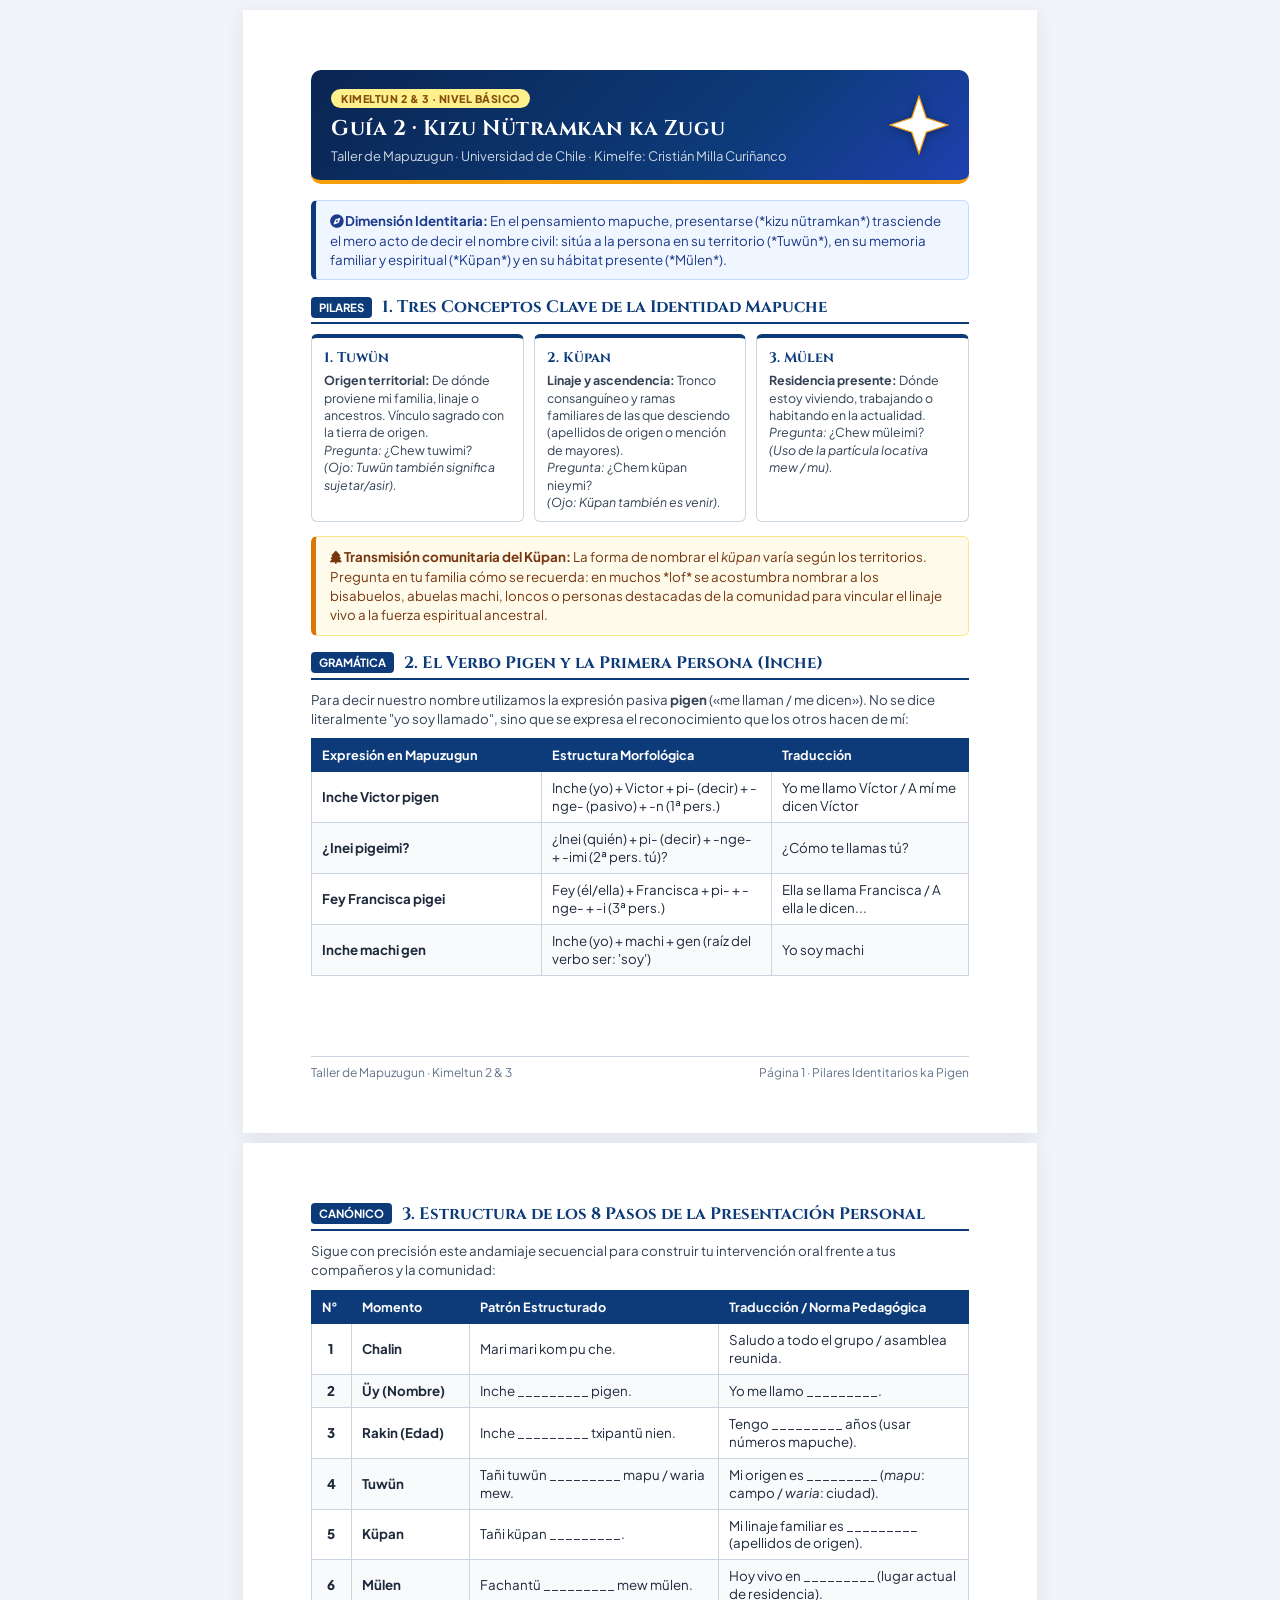
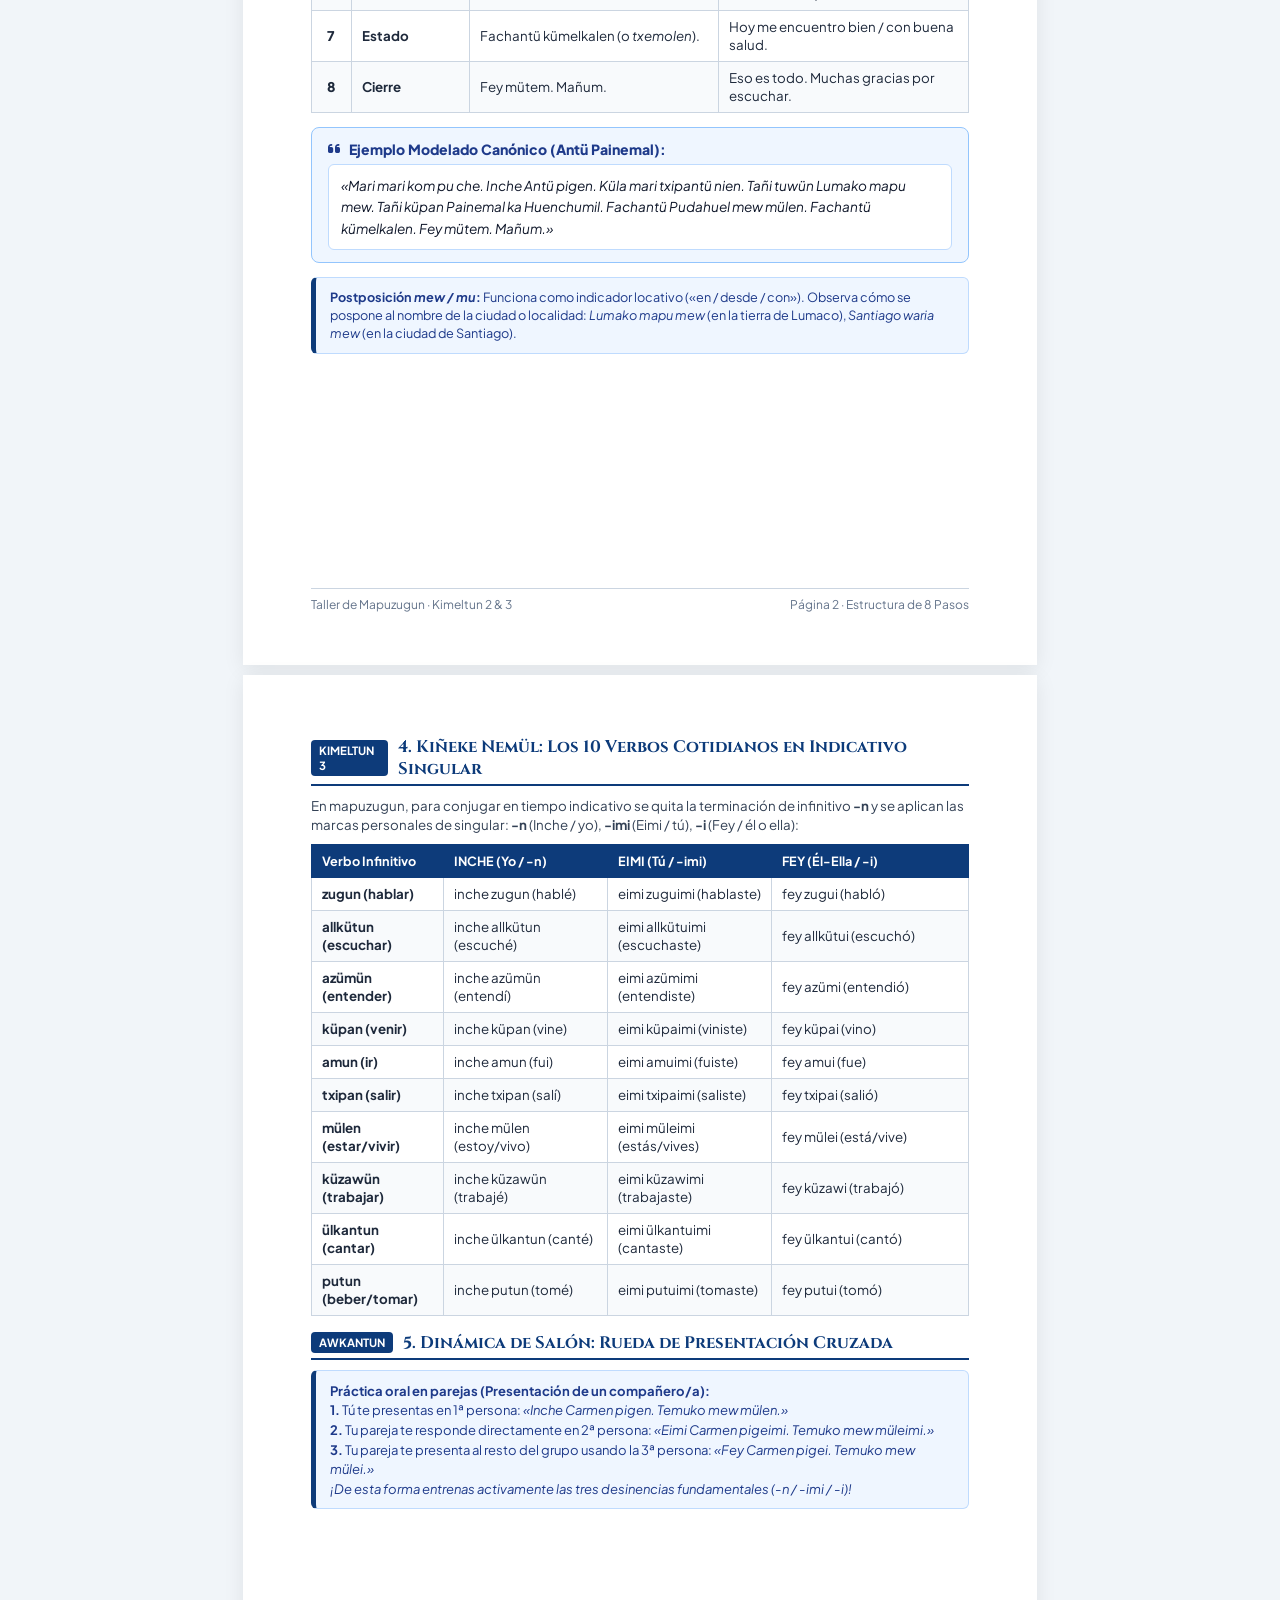
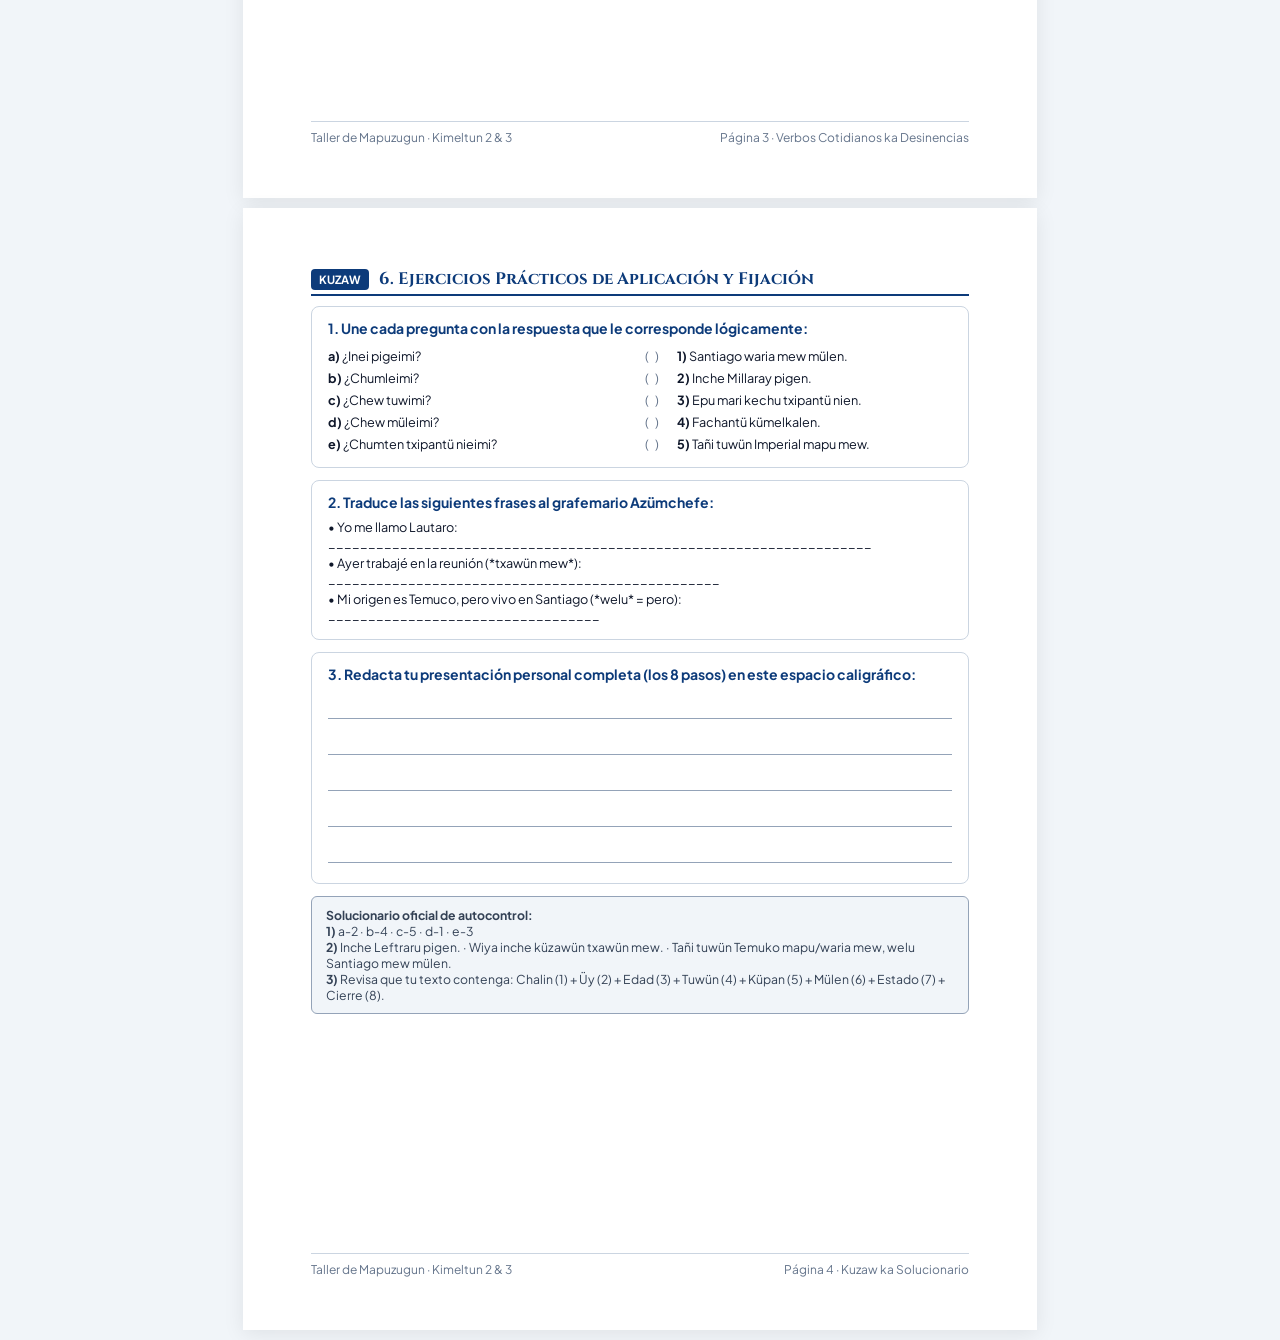
<file: gu_a_de_estudio_2_kizu_n_tramkan_ka_zugu.html>
<!DOCTYPE html>
<html lang="es">
<head>
<meta charset="UTF-8">
<title>Guía 2 · Kizu Nütramkan ka Zugu</title>
<link rel="stylesheet" href="https://fonts.googleapis.com/css2?family=Cinzel:wght@600;700;800&family=Plus+Jakarta+Sans:wght@400;500;600;700&display=swap">
<link rel="stylesheet" href="https://cdnjs.cloudflare.com/ajax/libs/font-awesome/6.5.1/css/all.min.css">
<style>
@page {
  size: A4 portrait;
  margin: 0;
}
*, *::before, *::after {
  box-sizing: border-box;
}
html, body {
  margin: 0;
  padding: 0;
  background-color: #f1f5f9;
  font-family: 'Plus Jakarta Sans', -apple-system, BlinkMacSystemFont, "Segoe UI", Roboto, sans-serif;
  color: #0f172a;
  -webkit-print-color-adjust: exact;
  print-color-adjust: exact;
}
.page-sheet {
  width: 210mm;
  min-height: 297mm;
  margin: 10px auto;
  padding: 16mm 18mm 14mm 18mm;
  background: #ffffff;
  box-shadow: 0 4px 20px rgba(0, 0, 0, 0.08);
  display: flex;
  flex-direction: column;
  justify-content: space-between;
  position: relative;
  page-break-after: always;
  break-after: page;
}
.page-content {
  flex: 1 1 auto;
}
.header-kalfu {
  background: linear-gradient(135deg, #0a2552 0%, #0d3b7a 65%, #1e40af 100%);
  color: #ffffff;
  border-radius: 10px;
  padding: 16px 20px;
  display: flex;
  align-items: center;
  justify-content: space-between;
  margin-bottom: 16px;
  border-bottom: 4px solid #f59e0b;
}
.header-kalfu h1 {
  font-family: 'Cinzel', serif;
  font-size: 16pt;
  margin: 0 0 4px 0;
  letter-spacing: 0.5px;
  color: #ffffff;
}
.header-kalfu p {
  margin: 0;
  font-size: 9.8pt;
  color: #cbd5e1;
}
.badge-pill {
  display: inline-block;
  background: #fef08a;
  color: #854d0e;
  font-size: 8pt;
  font-weight: 800;
  padding: 3px 10px;
  border-radius: 9999px;
  text-transform: uppercase;
  margin-bottom: 6px;
  letter-spacing: 0.5px;
}
.wunelfe-svg {
  width: 60px;
  height: 60px;
  flex-shrink: 0;
  filter: drop-shadow(0 2px 4px rgba(0,0,0,0.3));
}
.section-title {
  display: flex;
  align-items: center;
  gap: 10px;
  margin: 16px 0 10px 0;
  padding-bottom: 4px;
  border-bottom: 2px solid #0d3b7a;
}
.section-badge {
  background: #0d3b7a;
  color: #ffffff;
  font-size: 8.5pt;
  font-weight: 700;
  padding: 3px 8px;
  border-radius: 4px;
  text-transform: uppercase;
}
.section-title h2 {
  font-family: 'Cinzel', serif;
  font-size: 12.5pt;
  margin: 0;
  color: #0d3b7a;
}
.callout-box {
  background: #eff6ff;
  border: 1px solid #bfdbfe;
  border-left: 5px solid #0d3b7a;
  border-radius: 6px;
  padding: 10px 14px;
  font-size: 10pt;
  line-height: 1.45;
  color: #1e3a8a;
  margin-bottom: 14px;
}
.callout-cultural {
  background: #fffbeb;
  border: 1px solid #fde68a;
  border-left: 5px solid #d97706;
  border-radius: 6px;
  padding: 10px 14px;
  font-size: 10pt;
  line-height: 1.45;
  color: #78350f;
  margin-bottom: 14px;
}
.concept-grid-3 {
  display: grid;
  grid-template-columns: repeat(3, 1fr);
  gap: 10px;
  margin-bottom: 14px;
}
.concept-card {
  background: #ffffff;
  border: 1px solid #cbd5e1;
  border-top: 4px solid #0d3b7a;
  border-radius: 6px;
  padding: 10px 12px;
}
.concept-card h3 {
  font-family: 'Cinzel', serif;
  font-size: 10.5pt;
  margin: 0 0 5px 0;
  color: #0d3b7a;
}
.concept-card p {
  margin: 0;
  font-size: 9.3pt;
  line-height: 1.4;
  color: #334155;
}
table.custom-table {
  width: 100%;
  border-collapse: collapse;
  font-size: 10pt;
  margin-bottom: 14px;
}
table.custom-table th {
  background-color: #0d3b7a;
  color: #ffffff;
  padding: 8px 10px;
  text-align: left;
  font-weight: 700;
  font-size: 9.5pt;
  border: 1px solid #0d3b7a;
}
table.custom-table td {
  padding: 7px 10px;
  border: 1px solid #cbd5e1;
  color: #1e293b;
  line-height: 1.35;
}
table.custom-table tr:nth-child(even) td {
  background-color: #f8fafc;
}
.highlight-cell {
  font-weight: 700;
  color: #0d3b7a;
}
.model-box {
  background: #eff6ff;
  border: 1.5px solid #93c5fd;
  border-radius: 8px;
  padding: 12px 16px;
  margin-bottom: 14px;
}
.model-title {
  font-weight: 800;
  color: #1e3a8a;
  font-size: 10.5pt;
  margin-bottom: 6px;
  display: flex;
  align-items: center;
  gap: 8px;
}
.model-text {
  margin: 0;
  font-size: 10.2pt;
  line-height: 1.55;
  color: #0f172a;
  font-style: italic;
  background: #ffffff;
  padding: 10px 12px;
  border-radius: 6px;
  border: 1px solid #bfdbfe;
}
.exercise-box {
  background: #ffffff;
  border: 1.5px solid #cbd5e1;
  border-radius: 8px;
  padding: 12px 16px;
  margin-bottom: 12px;
}
.exercise-header {
  font-weight: 700;
  color: #0d3b7a;
  font-size: 10.5pt;
  margin-bottom: 8px;
}
.line-write {
  border-bottom: 1.5px solid #94a3b8;
  height: 28px;
  margin-bottom: 8px;
}
.solucionario-box {
  background: #f1f5f9;
  border: 1px solid #94a3b8;
  border-radius: 6px;
  padding: 10px 14px;
  font-size: 9.2pt;
  color: #334155;
  margin-top: 10px;
}
.footer-bar {
  border-top: 1px solid #cbd5e1;
  padding-top: 8px;
  display: flex;
  justify-content: space-between;
  align-items: center;
  font-size: 9pt;
  color: #64748b;
  flex-shrink: 0;
}
@media print {
  body {
    background: transparent;
  }
  .page-sheet {
    margin: 0;
    box-shadow: none;
    border: none;
    min-height: 297mm;
    height: 297mm;
  }
}
</style>
</head>
<body>

<!-- PÁGINA 1: TRES PILARES IDENTITARIOS -->
<div class="page-sheet">
  <div class="page-content">
    <div class="header-kalfu">
      <div>
        <span class="badge-pill">KIMELTUN 2 & 3 · NIVEL BÁSICO</span>
        <h1>Guía 2 · Kizu Nütramkan ka Zugu</h1>
        <p>Taller de Mapuzugun · Universidad de Chile · Kimelfe: Cristián Milla Curiñanco</p>
      </div>
      <svg class="wunelfe-svg" viewBox="0 0 100 100">
        <polygon points="50,2 62,38 98,50 62,62 50,98 38,62 2,50 38,38" fill="#ffffff" stroke="#f59e0b" stroke-width="2"/>
      </svg>
    </div>

    <div class="callout-box">
      <strong><i class="fa-solid fa-compass"></i> Dimensión Identitaria:</strong> En el pensamiento mapuche, presentarse (*kizu nütramkan*) trasciende el mero acto de decir el nombre civil: sitúa a la persona en su territorio (*Tuwün*), en su memoria familiar y espiritual (*Küpan*) y en su hábitat presente (*Mülen*).
    </div>

    <div class="section-title">
      <span class="section-badge">Pilares</span>
      <h2>1. Tres Conceptos Clave de la Identidad Mapuche</h2>
    </div>

    <div class="concept-grid-3">
      <div class="concept-card">
        <h3>1. Tuwün</h3>
        <p>
          <strong>Origen territorial:</strong> De dónde proviene mi familia, linaje o ancestros. Vínculo sagrado con la tierra de origen.<br>
          <em>Pregunta:</em> ¿Chew tuwimi?<br>
          <em>(Ojo: Tuwün también significa sujetar/asir).</em>
        </p>
      </div>
      <div class="concept-card">
        <h3>2. Küpan</h3>
        <p>
          <strong>Linaje y ascendencia:</strong> Tronco consanguíneo y ramas familiares de las que desciendo (apellidos de origen o mención de mayores).<br>
          <em>Pregunta:</em> ¿Chem küpan nieymi?<br>
          <em>(Ojo: Küpan también es venir).</em>
        </p>
      </div>
      <div class="concept-card">
        <h3>3. Mülen</h3>
        <p>
          <strong>Residencia presente:</strong> Dónde estoy viviendo, trabajando o habitando en la actualidad.<br>
          <em>Pregunta:</em> ¿Chew müleimi?<br>
          <em>(Uso de la partícula locativa mew / mu).</em>
        </p>
      </div>
    </div>

    <div class="callout-cultural">
      <strong><i class="fa-solid fa-tree"></i> Transmisión comunitaria del Küpan:</strong> La forma de nombrar el <em>küpan</em> varía según los territorios. Pregunta en tu familia cómo se recuerda: en muchos *lof* se acostumbra nombrar a los bisabuelos, abuelas machi, loncos o personas destacadas de la comunidad para vincular el linaje vivo a la fuerza espiritual ancestral.
    </div>

    <div class="section-title">
      <span class="section-badge">Gramática</span>
      <h2>2. El Verbo Pigen y la Primera Persona (Inche)</h2>
    </div>

    <p style="font-size: 10pt; line-height: 1.45; color: #334155; margin: 0 0 10px 0;">
      Para decir nuestro nombre utilizamos la expresión pasiva <strong>pigen</strong> («me llaman / me dicen»). No se dice literalmente "yo soy llamado", sino que se expresa el reconocimiento que los otros hacen de mí:
    </p>

    <table class="custom-table">
      <thead>
        <tr>
          <th style="width: 35%;">Expresión en Mapuzugun</th>
          <th style="width: 35%;">Estructura Morfológica</th>
          <th style="width: 30%;">Traducción</th>
        </tr>
      </thead>
      <tbody>
        <tr>
          <td class="highlight-cell">Inche Victor pigen</td>
          <td>Inche (yo) + Victor + pi- (decir) + -nge- (pasivo) + -n (1ª pers.)</td>
          <td>Yo me llamo Víctor / A mí me dicen Víctor</td>
        </tr>
        <tr>
          <td class="highlight-cell">¿Inei pigeimi?</td>
          <td>¿Inei (quién) + pi- (decir) + -nge- + -imi (2ª pers. tú)?</td>
          <td>¿Cómo te llamas tú?</td>
        </tr>
        <tr>
          <td class="highlight-cell">Fey Francisca pigei</td>
          <td>Fey (él/ella) + Francisca + pi- + -nge- + -i (3ª pers.)</td>
          <td>Ella se llama Francisca / A ella le dicen...</td>
        </tr>
        <tr>
          <td class="highlight-cell">Inche machi gen</td>
          <td>Inche (yo) + machi + gen (raíz del verbo ser: 'soy')</td>
          <td>Yo soy machi</td>
        </tr>
      </tbody>
    </table>
  </div>
  <footer class="footer-bar">
    <span>Taller de Mapuzugun · Kimeltun 2 & 3</span>
    <span>Página 1 · Pilares Identitarios ka Pigen</span>
  </footer>
</div>

<!-- PÁGINA 2: ESTRUCTURA CANÓNICA DE 8 PASOS -->
<div class="page-sheet">
  <div class="page-content">
    <div class="section-title" style="margin-top:0;">
      <span class="section-badge">Canónico</span>
      <h2>3. Estructura de los 8 Pasos de la Presentación Personal</h2>
    </div>

    <p style="font-size: 10pt; line-height: 1.45; color: #334155; margin: 0 0 10px 0;">
      Sigue con precisión este andamiaje secuencial para construir tu intervención oral frente a tus compañeros y la comunidad:
    </p>

    <table class="custom-table">
      <thead>
        <tr>
          <th style="width: 6%;">N°</th>
          <th style="width: 18%;">Momento</th>
          <th style="width: 38%;">Patrón Estructurado</th>
          <th style="width: 38%;">Traducción / Norma Pedagógica</th>
        </tr>
      </thead>
      <tbody>
        <tr>
          <td style="text-align:center; font-weight:800;">1</td>
          <td class="highlight-cell">Chalin</td>
          <td>Mari mari kom pu che.</td>
          <td>Saludo a todo el grupo / asamblea reunida.</td>
        </tr>
        <tr>
          <td style="text-align:center; font-weight:800;">2</td>
          <td class="highlight-cell">Üy (Nombre)</td>
          <td>Inche _________ pigen.</td>
          <td>Yo me llamo _________.</td>
        </tr>
        <tr>
          <td style="text-align:center; font-weight:800;">3</td>
          <td class="highlight-cell">Rakin (Edad)</td>
          <td>Inche _________ txipantü nien.</td>
          <td>Tengo _________ años (usar números mapuche).</td>
        </tr>
        <tr>
          <td style="text-align:center; font-weight:800;">4</td>
          <td class="highlight-cell">Tuwün</td>
          <td>Tañi tuwün _________ mapu / waria mew.</td>
          <td>Mi origen es _________ (<em>mapu</em>: campo / <em>waria</em>: ciudad).</td>
        </tr>
        <tr>
          <td style="text-align:center; font-weight:800;">5</td>
          <td class="highlight-cell">Küpan</td>
          <td>Tañi küpan _________.</td>
          <td>Mi linaje familiar es _________ (apellidos de origen).</td>
        </tr>
        <tr>
          <td style="text-align:center; font-weight:800;">6</td>
          <td class="highlight-cell">Mülen</td>
          <td>Fachantü _________ mew mülen.</td>
          <td>Hoy vivo en _________ (lugar actual de residencia).</td>
        </tr>
        <tr>
          <td style="text-align:center; font-weight:800;">7</td>
          <td class="highlight-cell">Estado</td>
          <td>Fachantü kümelkalen (o <em>txemolen</em>).</td>
          <td>Hoy me encuentro bien / con buena salud.</td>
        </tr>
        <tr>
          <td style="text-align:center; font-weight:800;">8</td>
          <td class="highlight-cell">Cierre</td>
          <td>Fey mütem. Mañum.</td>
          <td>Eso es todo. Muchas gracias por escuchar.</td>
        </tr>
      </tbody>
    </table>

    <div class="model-box">
      <div class="model-title">
        <i class="fa-solid fa-quote-left"></i> Ejemplo Modelado Canónico (Antü Painemal):
      </div>
      <p class="model-text">
        «Mari mari kom pu che. Inche Antü pigen. Küla mari txipantü nien. Tañi tuwün Lumako mapu mew. Tañi küpan Painemal ka Huenchumil. Fachantü Pudahuel mew mülen. Fachantü kümelkalen. Fey mütem. Mañum.»
      </p>
    </div>

    <div class="callout-box" style="margin-bottom:0; font-size:9.5pt;">
      <strong>Postposición <em>mew / mu</em>:</strong> Funciona como indicador locativo («en / desde / con»). Observa cómo se pospone al nombre de la ciudad o localidad: <em>Lumako mapu mew</em> (en la tierra de Lumaco), <em>Santiago waria mew</em> (en la ciudad de Santiago).
    </div>
  </div>
  <footer class="footer-bar">
    <span>Taller de Mapuzugun · Kimeltun 2 & 3</span>
    <span>Página 2 · Estructura de 8 Pasos</span>
  </footer>
</div>

<!-- PÁGINA 3: LOS 10 VERBOS DEL KIMELTUN 3 -->
<div class="page-sheet">
  <div class="page-content">
    <div class="section-title" style="margin-top:0;">
      <span class="section-badge">Kimeltun 3</span>
      <h2>4. Kiñeke Nemül: Los 10 Verbos Cotidianos en Indicativo Singular</h2>
    </div>

    <p style="font-size: 10pt; line-height: 1.45; color: #334155; margin: 0 0 10px 0;">
      En mapuzugun, para conjugar en tiempo indicativo se quita la terminación de infinitivo <strong>-n</strong> y se aplican las marcas personales de singular: <strong>-n</strong> (Inche / yo), <strong>-imi</strong> (Eimi / tú), <strong>-i</strong> (Fey / él o ella):
    </p>

    <table class="custom-table">
      <thead>
        <tr>
          <th style="width: 20%;">Verbo Infinitivo</th>
          <th style="width: 25%;">INCHE (Yo / -n)</th>
          <th style="width: 25%;">EIMI (Tú / -imi)</th>
          <th style="width: 30%;">FEY (Él-Ella / -i)</th>
        </tr>
      </thead>
      <tbody>
        <tr>
          <td class="highlight-cell">zugun (hablar)</td>
          <td>inche zugun (hablé)</td>
          <td>eimi zuguimi (hablaste)</td>
          <td>fey zugui (habló)</td>
        </tr>
        <tr>
          <td class="highlight-cell">allkütun (escuchar)</td>
          <td>inche allkütun (escuché)</td>
          <td>eimi allkütuimi (escuchaste)</td>
          <td>fey allkütui (escuchó)</td>
        </tr>
        <tr>
          <td class="highlight-cell">azümün (entender)</td>
          <td>inche azümün (entendí)</td>
          <td>eimi azümimi (entendiste)</td>
          <td>fey azümi (entendió)</td>
        </tr>
        <tr>
          <td class="highlight-cell">küpan (venir)</td>
          <td>inche küpan (vine)</td>
          <td>eimi küpaimi (viniste)</td>
          <td>fey küpai (vino)</td>
        </tr>
        <tr>
          <td class="highlight-cell">amun (ir)</td>
          <td>inche amun (fui)</td>
          <td>eimi amuimi (fuiste)</td>
          <td>fey amui (fue)</td>
        </tr>
        <tr>
          <td class="highlight-cell">txipan (salir)</td>
          <td>inche txipan (salí)</td>
          <td>eimi txipaimi (saliste)</td>
          <td>fey txipai (salió)</td>
        </tr>
        <tr>
          <td class="highlight-cell">mülen (estar/vivir)</td>
          <td>inche mülen (estoy/vivo)</td>
          <td>eimi müleimi (estás/vives)</td>
          <td>fey mülei (está/vive)</td>
        </tr>
        <tr>
          <td class="highlight-cell">küzawün (trabajar)</td>
          <td>inche küzawün (trabajé)</td>
          <td>eimi küzawimi (trabajaste)</td>
          <td>fey küzawi (trabajó)</td>
        </tr>
        <tr>
          <td class="highlight-cell">ülkantun (cantar)</td>
          <td>inche ülkantun (canté)</td>
          <td>eimi ülkantuimi (cantaste)</td>
          <td>fey ülkantui (cantó)</td>
        </tr>
        <tr>
          <td class="highlight-cell">putun (beber/tomar)</td>
          <td>inche putun (tomé)</td>
          <td>eimi putuimi (tomaste)</td>
          <td>fey putui (tomó)</td>
        </tr>
      </tbody>
    </table>

    <div class="section-title">
      <span class="section-badge">Awkantun</span>
      <h2>5. Dinámica de Salón: Rueda de Presentación Cruzada</h2>
    </div>

    <div class="callout-box" style="margin-bottom:0; font-size:9.8pt; line-height:1.5;">
      <strong>Práctica oral en parejas (Presentación de un compañero/a):</strong>
      <br><strong>1.</strong> Tú te presentas en 1ª persona: <em>«Inche Carmen pigen. Temuko mew mülen.»</em>
      <br><strong>2.</strong> Tu pareja te responde directamente en 2ª persona: <em>«Eimi Carmen pigeimi. Temuko mew müleimi.»</em>
      <br><strong>3.</strong> Tu pareja te presenta al resto del grupo usando la 3ª persona: <em>«Fey Carmen pigei. Temuko mew mülei.»</em>
      <br><em>¡De esta forma entrenas activamente las tres desinencias fundamentales (-n / -imi / -i)!</em>
    </div>
  </div>
  <footer class="footer-bar">
    <span>Taller de Mapuzugun · Kimeltun 2 & 3</span>
    <span>Página 3 · Verbos Cotidianos ka Desinencias</span>
  </footer>
</div>

<!-- PÁGINA 4: KUZAW - EJERCICIOS Y SOLUCIONARIO -->
<div class="page-sheet">
  <div class="page-content">
    <div class="section-title" style="margin-top:0;">
      <span class="section-badge">Kuzaw</span>
      <h2>6. Ejercicios Prácticos de Aplicación y Fijación</h2>
    </div>

    <div class="exercise-box">
      <div class="exercise-header">1. Une cada pregunta con la respuesta que le corresponde lógicamente:</div>
      <table style="width:100%; font-size:9.5pt; border-collapse:collapse;">
        <tr>
          <td style="width:48%; padding:3px 0;"><strong>a)</strong> ¿Inei pigeimi?</td>
          <td style="width:8%; text-align:center; color:#64748b;">( &nbsp; )</td>
          <td style="width:44%; padding:3px 0;"><strong>1)</strong> Santiago waria mew mülen.</td>
        </tr>
        <tr>
          <td style="padding:3px 0;"><strong>b)</strong> ¿Chumleimi?</td>
          <td style="text-align:center; color:#64748b;">( &nbsp; )</td>
          <td style="padding:3px 0;"><strong>2)</strong> Inche Millaray pigen.</td>
        </tr>
        <tr>
          <td style="padding:3px 0;"><strong>c)</strong> ¿Chew tuwimi?</td>
          <td style="text-align:center; color:#64748b;">( &nbsp; )</td>
          <td style="padding:3px 0;"><strong>3)</strong> Epu mari kechu txipantü nien.</td>
        </tr>
        <tr>
          <td style="padding:3px 0;"><strong>d)</strong> ¿Chew müleimi?</td>
          <td style="text-align:center; color:#64748b;">( &nbsp; )</td>
          <td style="padding:3px 0;"><strong>4)</strong> Fachantü kümelkalen.</td>
        </tr>
        <tr>
          <td style="padding:3px 0;"><strong>e)</strong> ¿Chumten txipantü nieimi?</td>
          <td style="text-align:center; color:#64748b;">( &nbsp; )</td>
          <td style="padding:3px 0;"><strong>5)</strong> Tañi tuwün Imperial mapu mew.</td>
        </tr>
      </table>
    </div>

    <div class="exercise-box">
      <div class="exercise-header">2. Traduce las siguientes frases al grafemario Azümchefe:</div>
      <p style="font-size: 9.5pt; margin: 0 0 4px 0;">• Yo me llamo Lautaro: ____________________________________________________________________</p>
      <p style="font-size: 9.5pt; margin: 0 0 4px 0;">• Ayer trabajé en la reunión (*txawün mew*): _________________________________________________</p>
      <p style="font-size: 9.5pt; margin: 0 0 4px 0;">• Mi origen es Temuco, pero vivo en Santiago (*welu* = pero): __________________________________</p>
    </div>

    <div class="exercise-box">
      <div class="exercise-header">3. Redacta tu presentación personal completa (los 8 pasos) en este espacio caligráfico:</div>
      <div class="line-write"></div>
      <div class="line-write"></div>
      <div class="line-write"></div>
      <div class="line-write"></div>
      <div class="line-write"></div>
    </div>

    <div class="solucionario-box">
      <strong>Solucionario oficial de autocontrol:</strong><br>
      <strong>1)</strong> a-2 · b-4 · c-5 · d-1 · e-3<br>
      <strong>2)</strong> Inche Leftraru pigen. · Wiya inche küzawün txawün mew. · Tañi tuwün Temuko mapu/waria mew, welu Santiago mew mülen.<br>
      <strong>3)</strong> Revisa que tu texto contenga: Chalin (1) + Üy (2) + Edad (3) + Tuwün (4) + Küpan (5) + Mülen (6) + Estado (7) + Cierre (8).
    </div>
  </div>
  <footer class="footer-bar">
    <span>Taller de Mapuzugun · Kimeltun 2 & 3</span>
    <span>Página 4 · Kuzaw ka Solucionario</span>
  </footer>
</div>

</body>
</html>
</file>
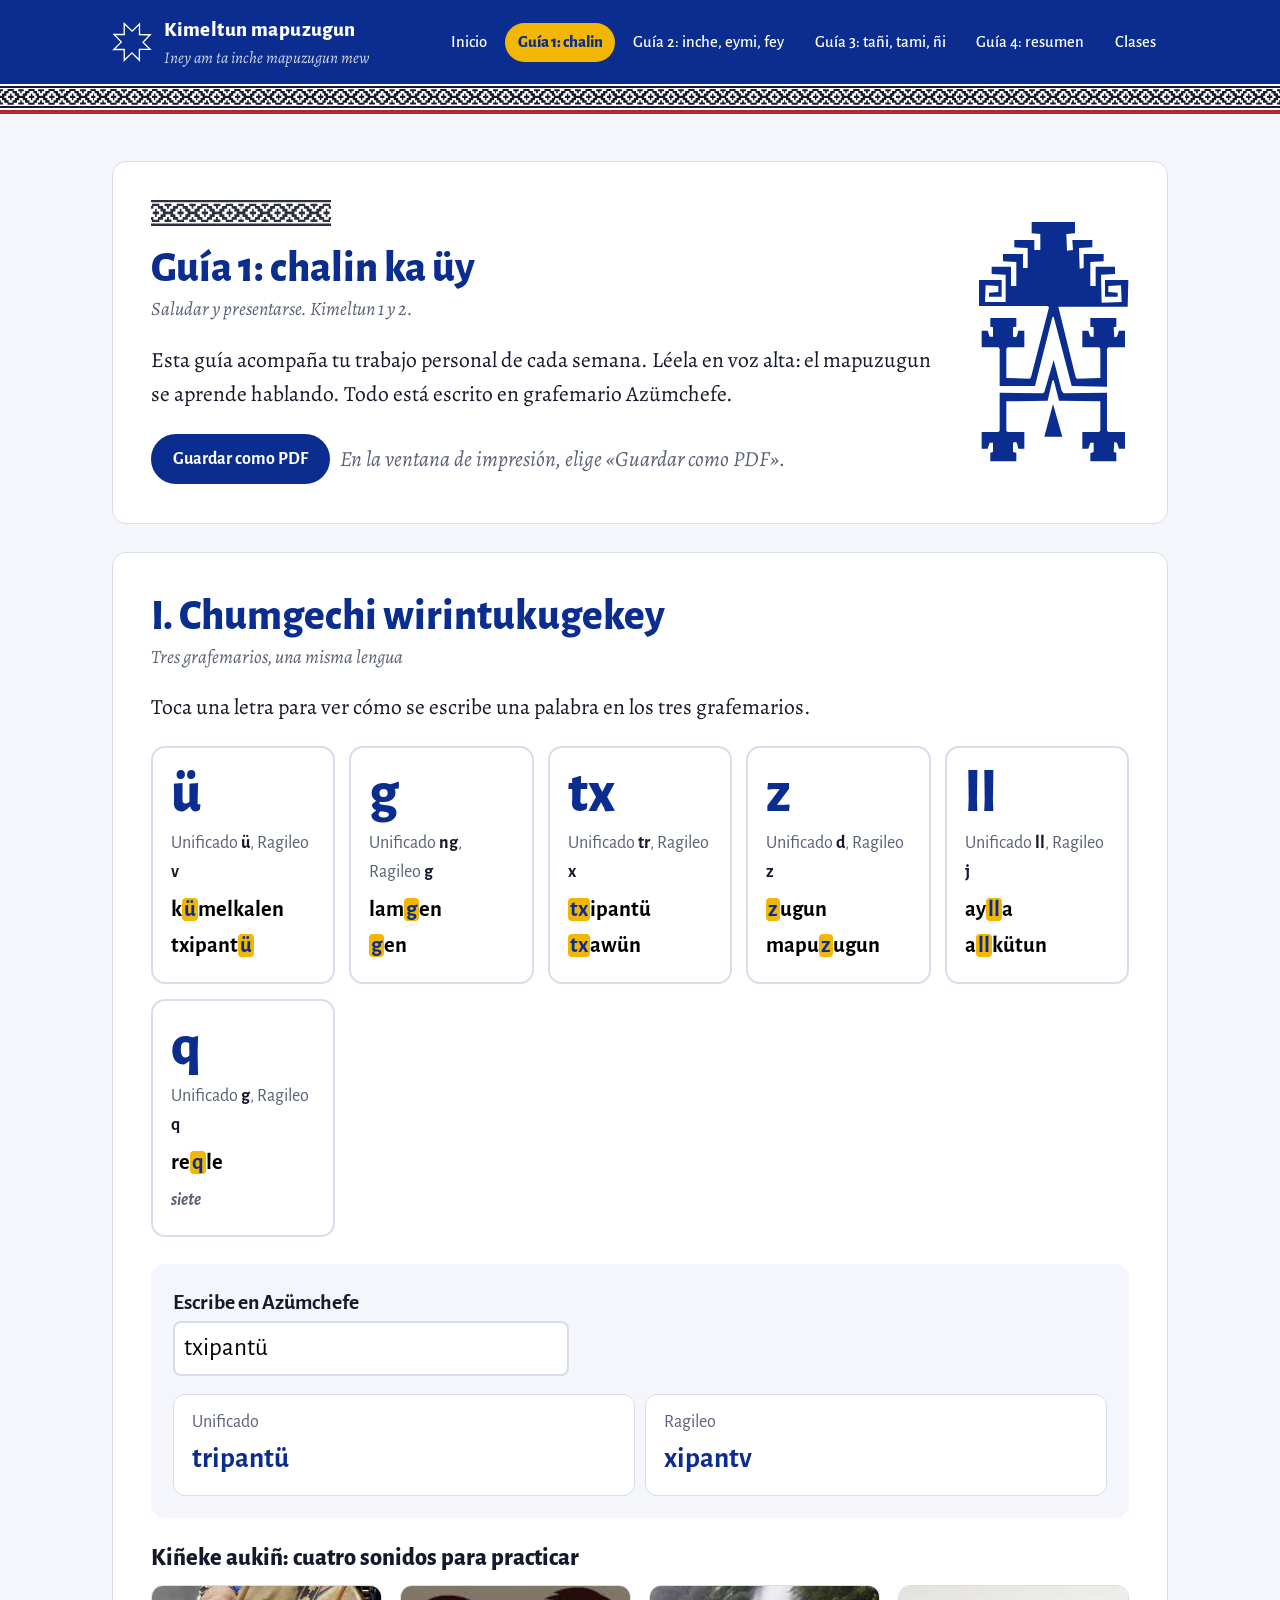
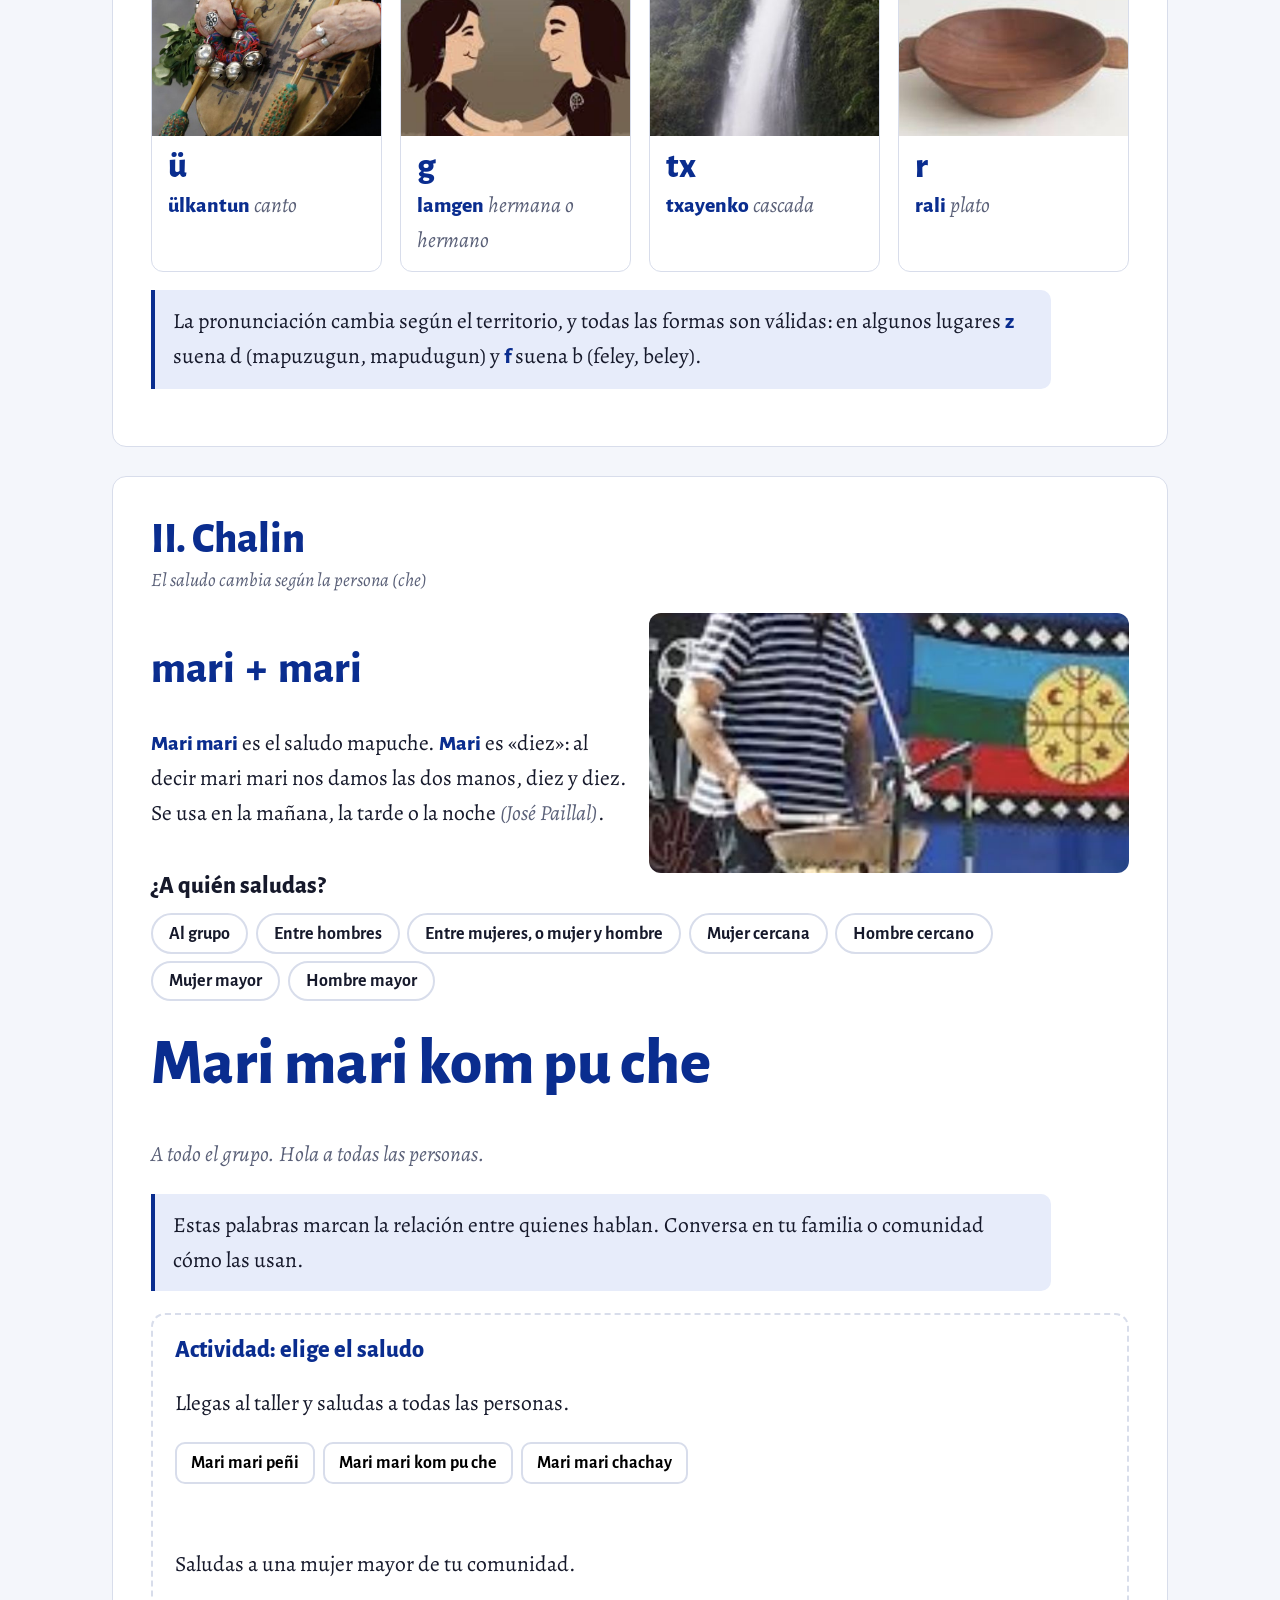
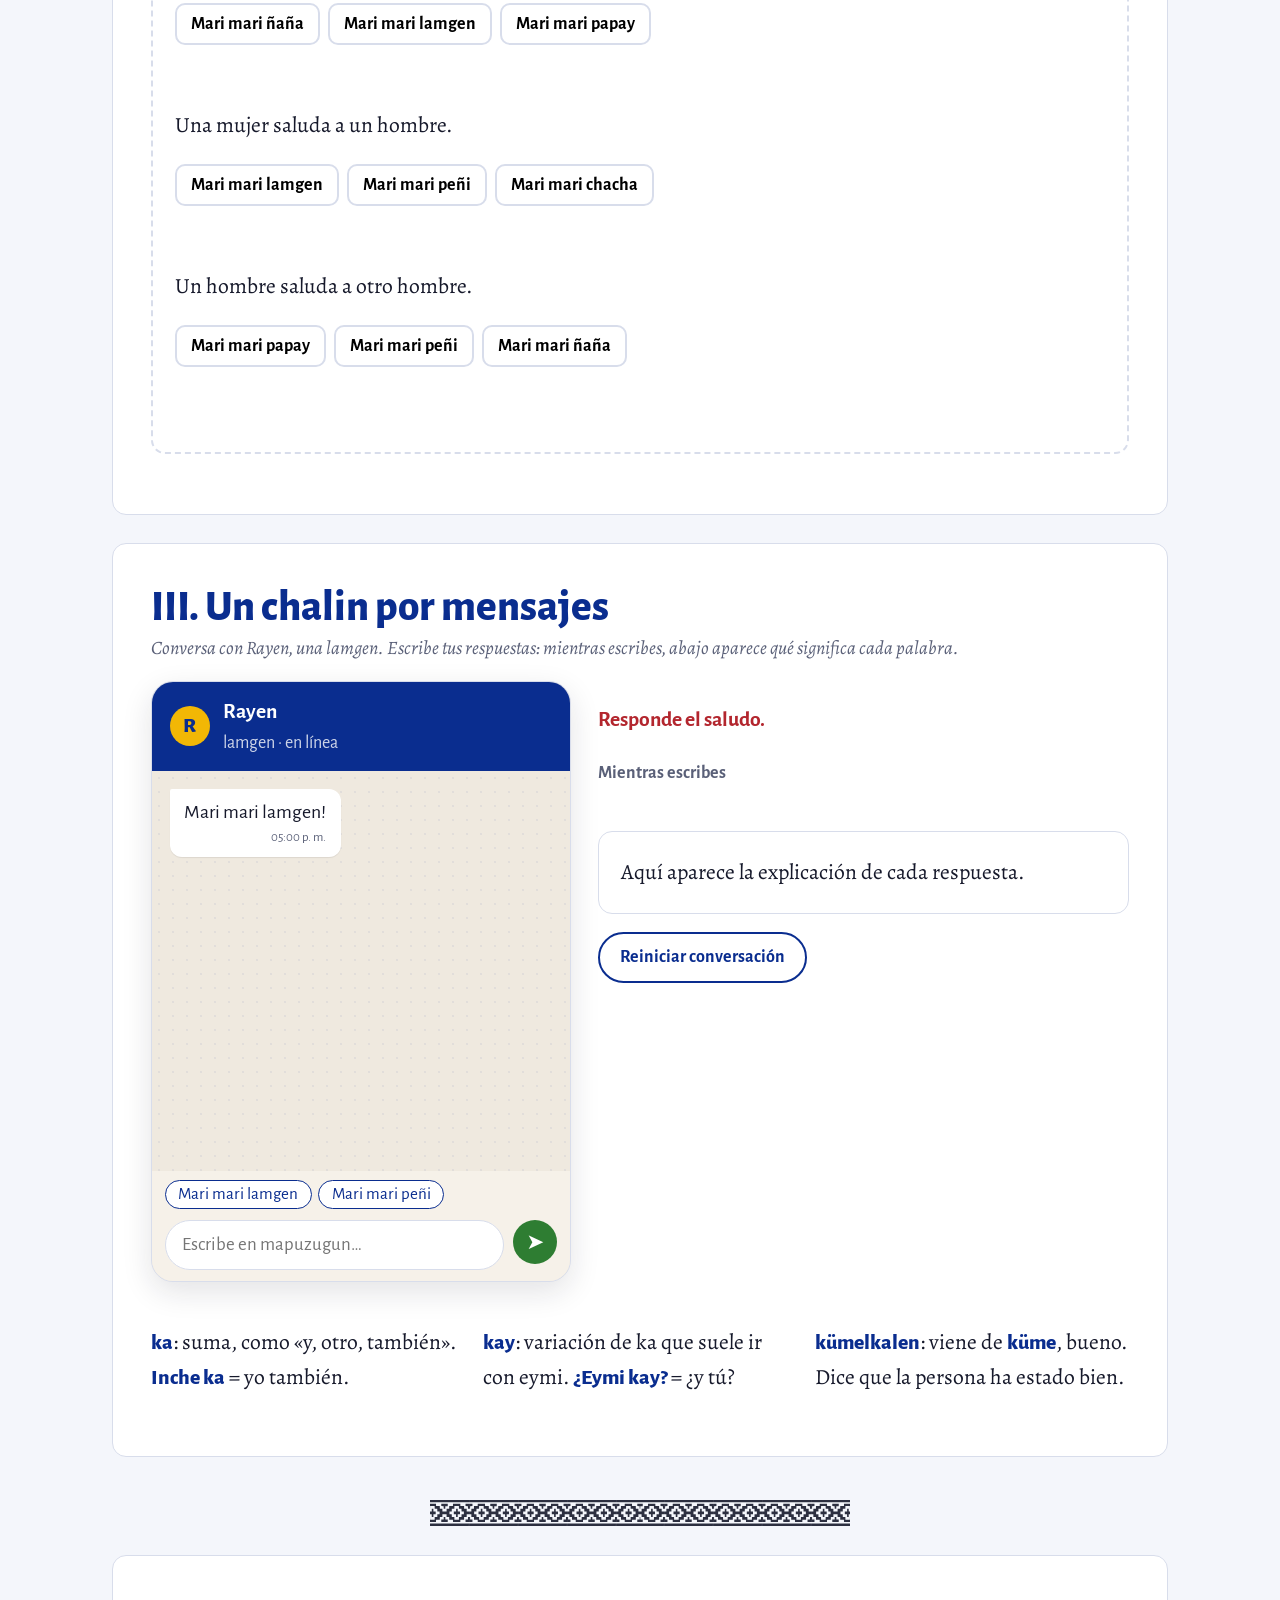
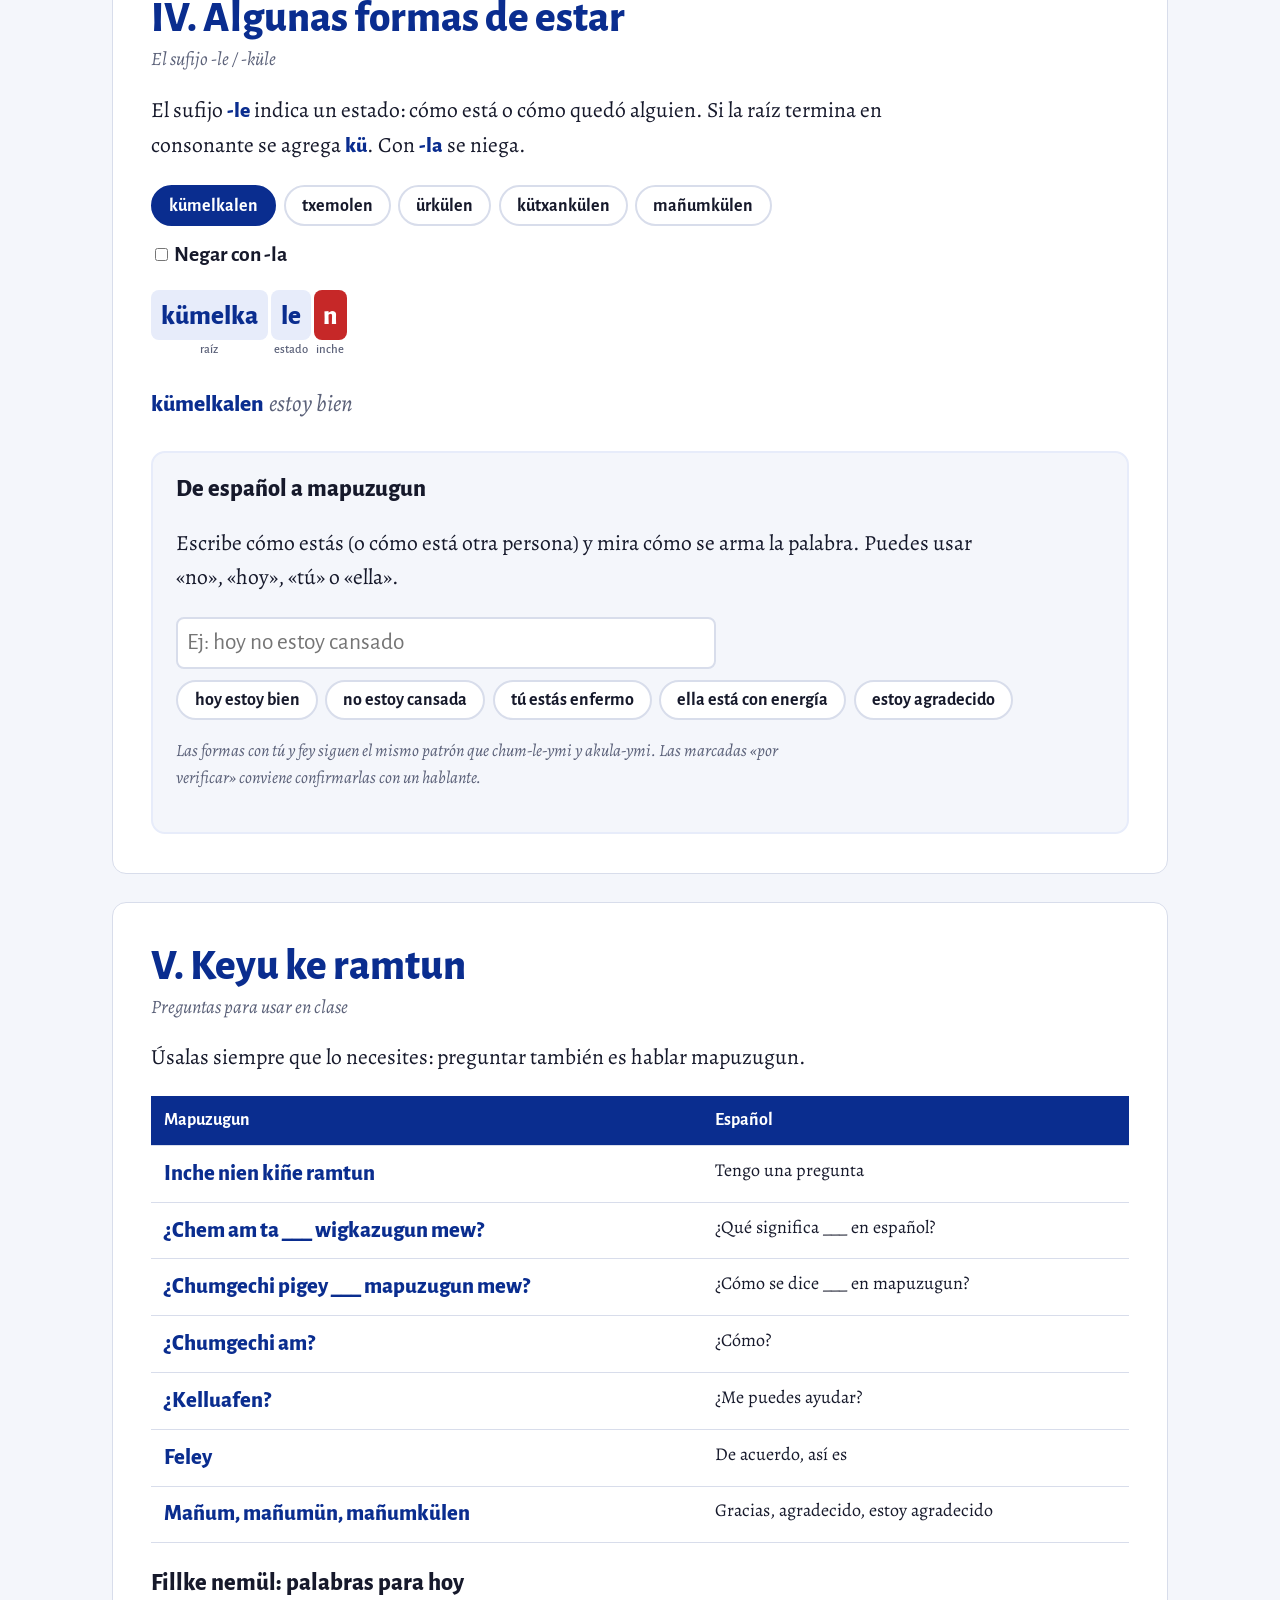
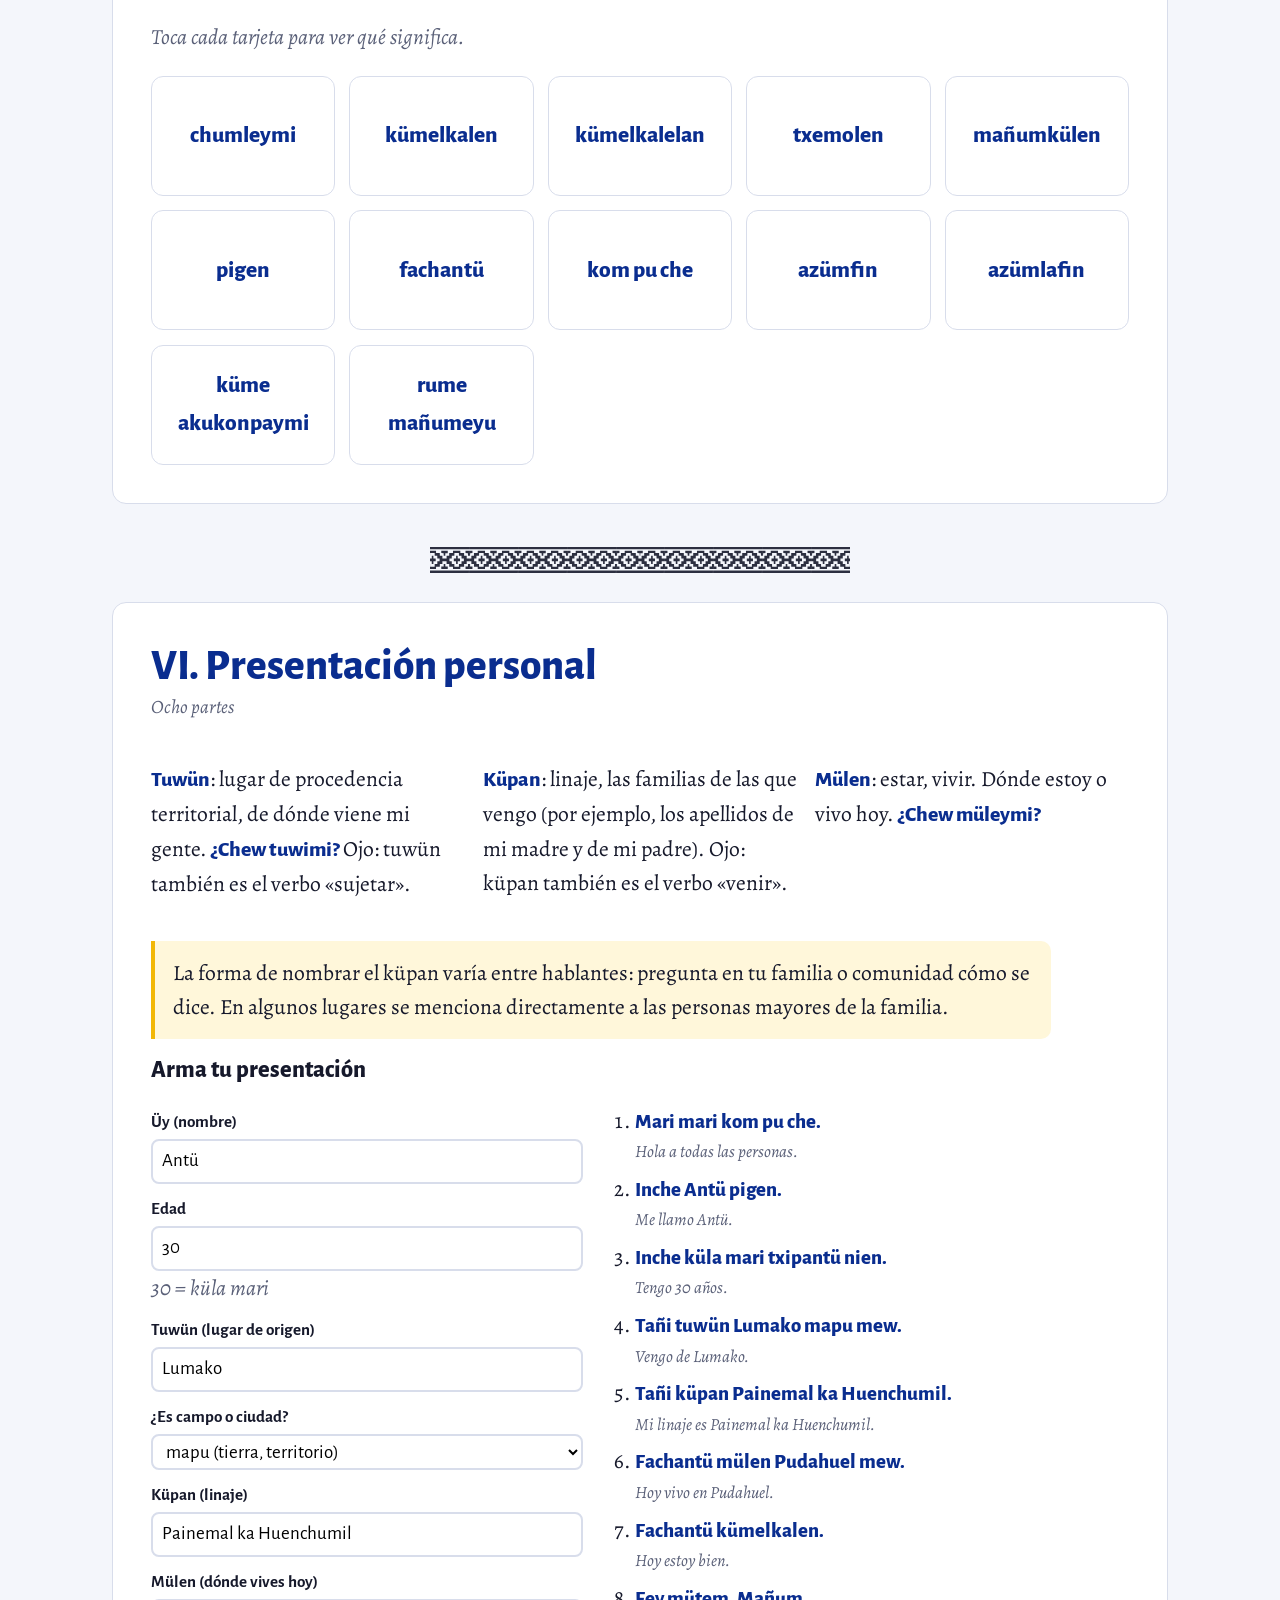
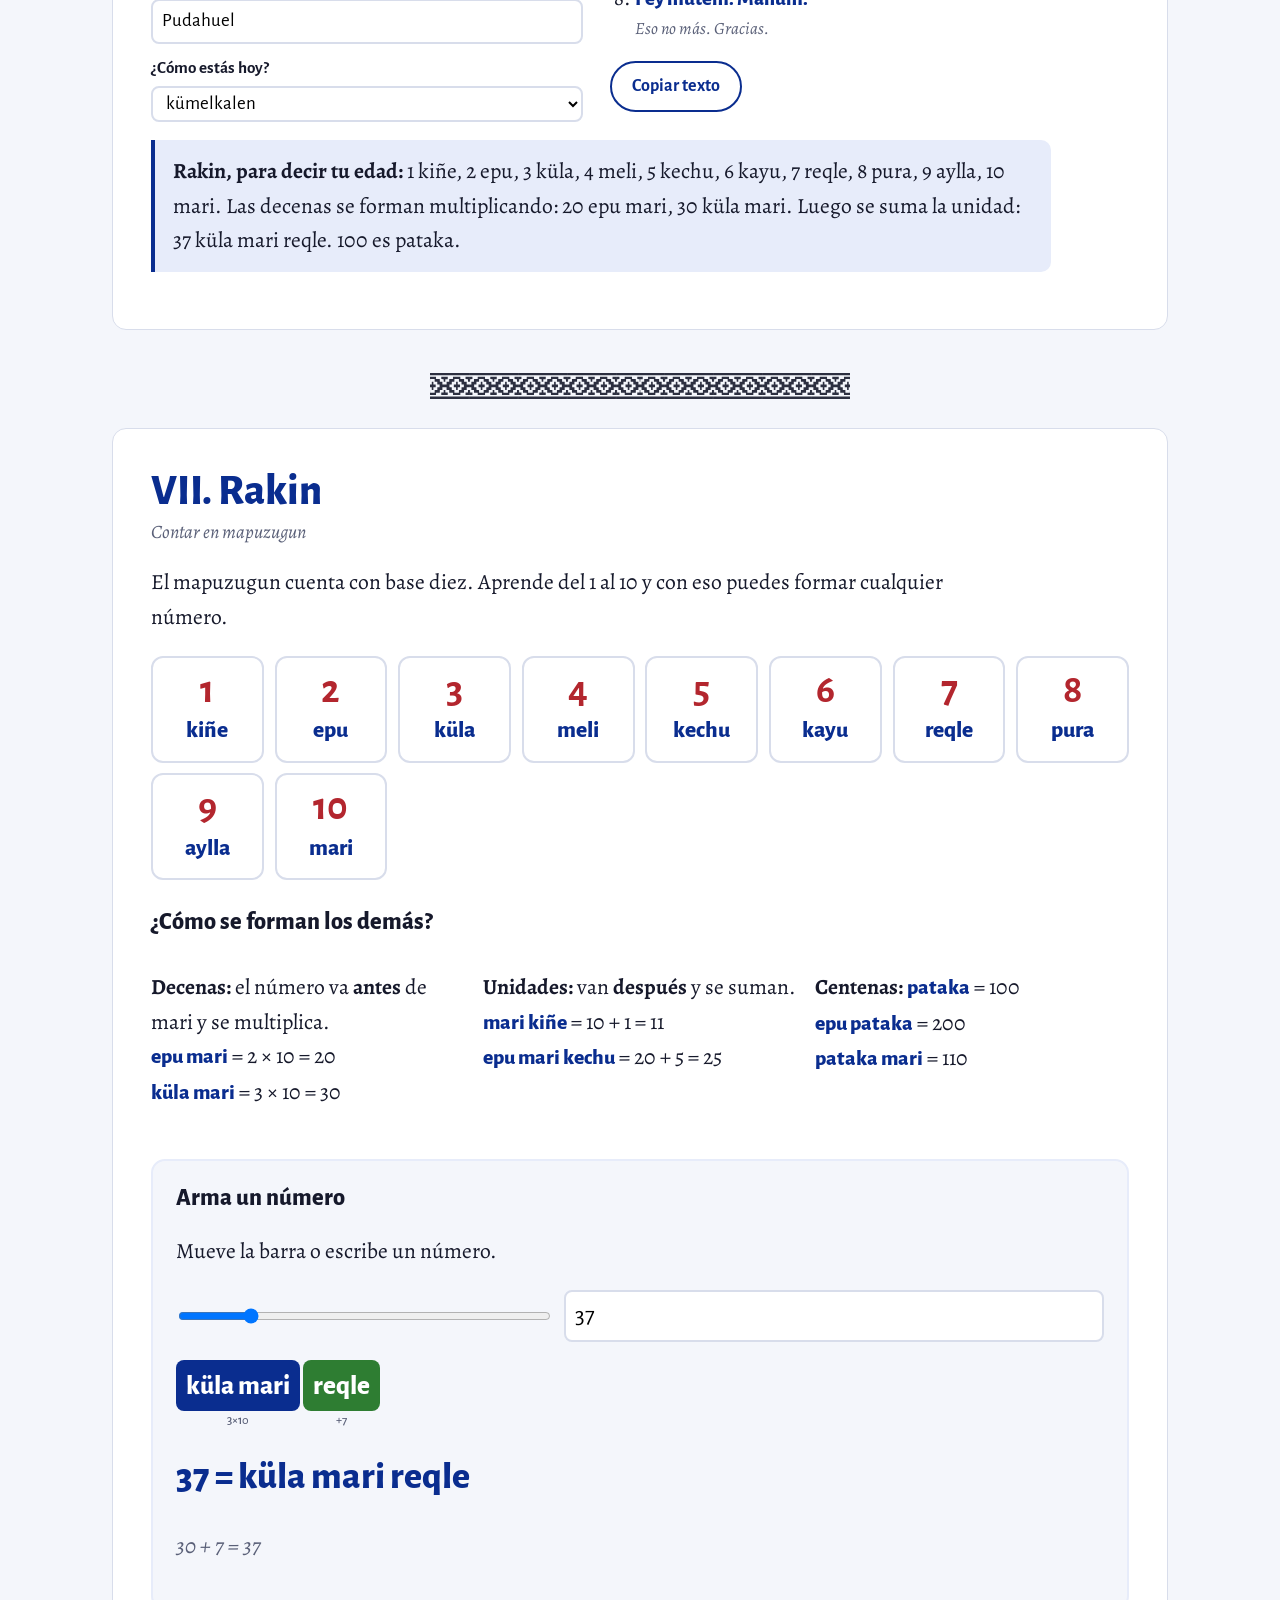
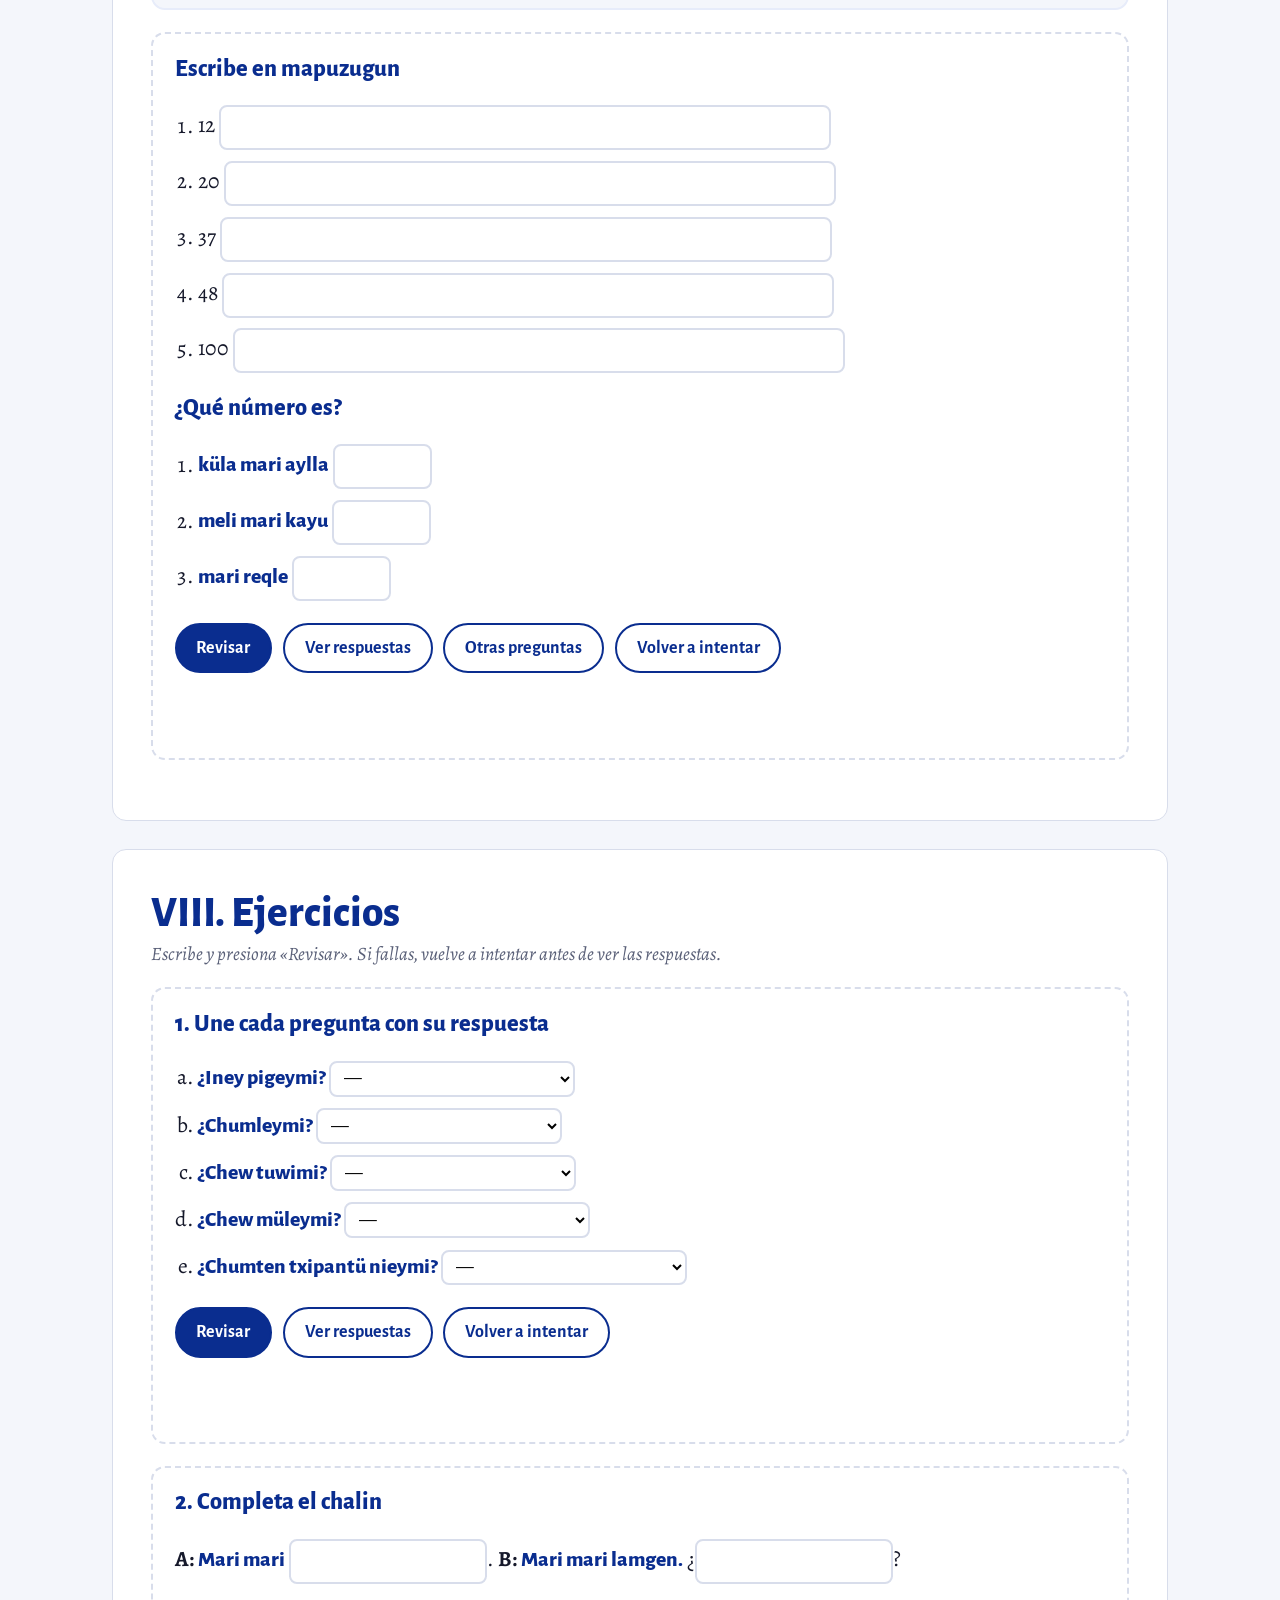
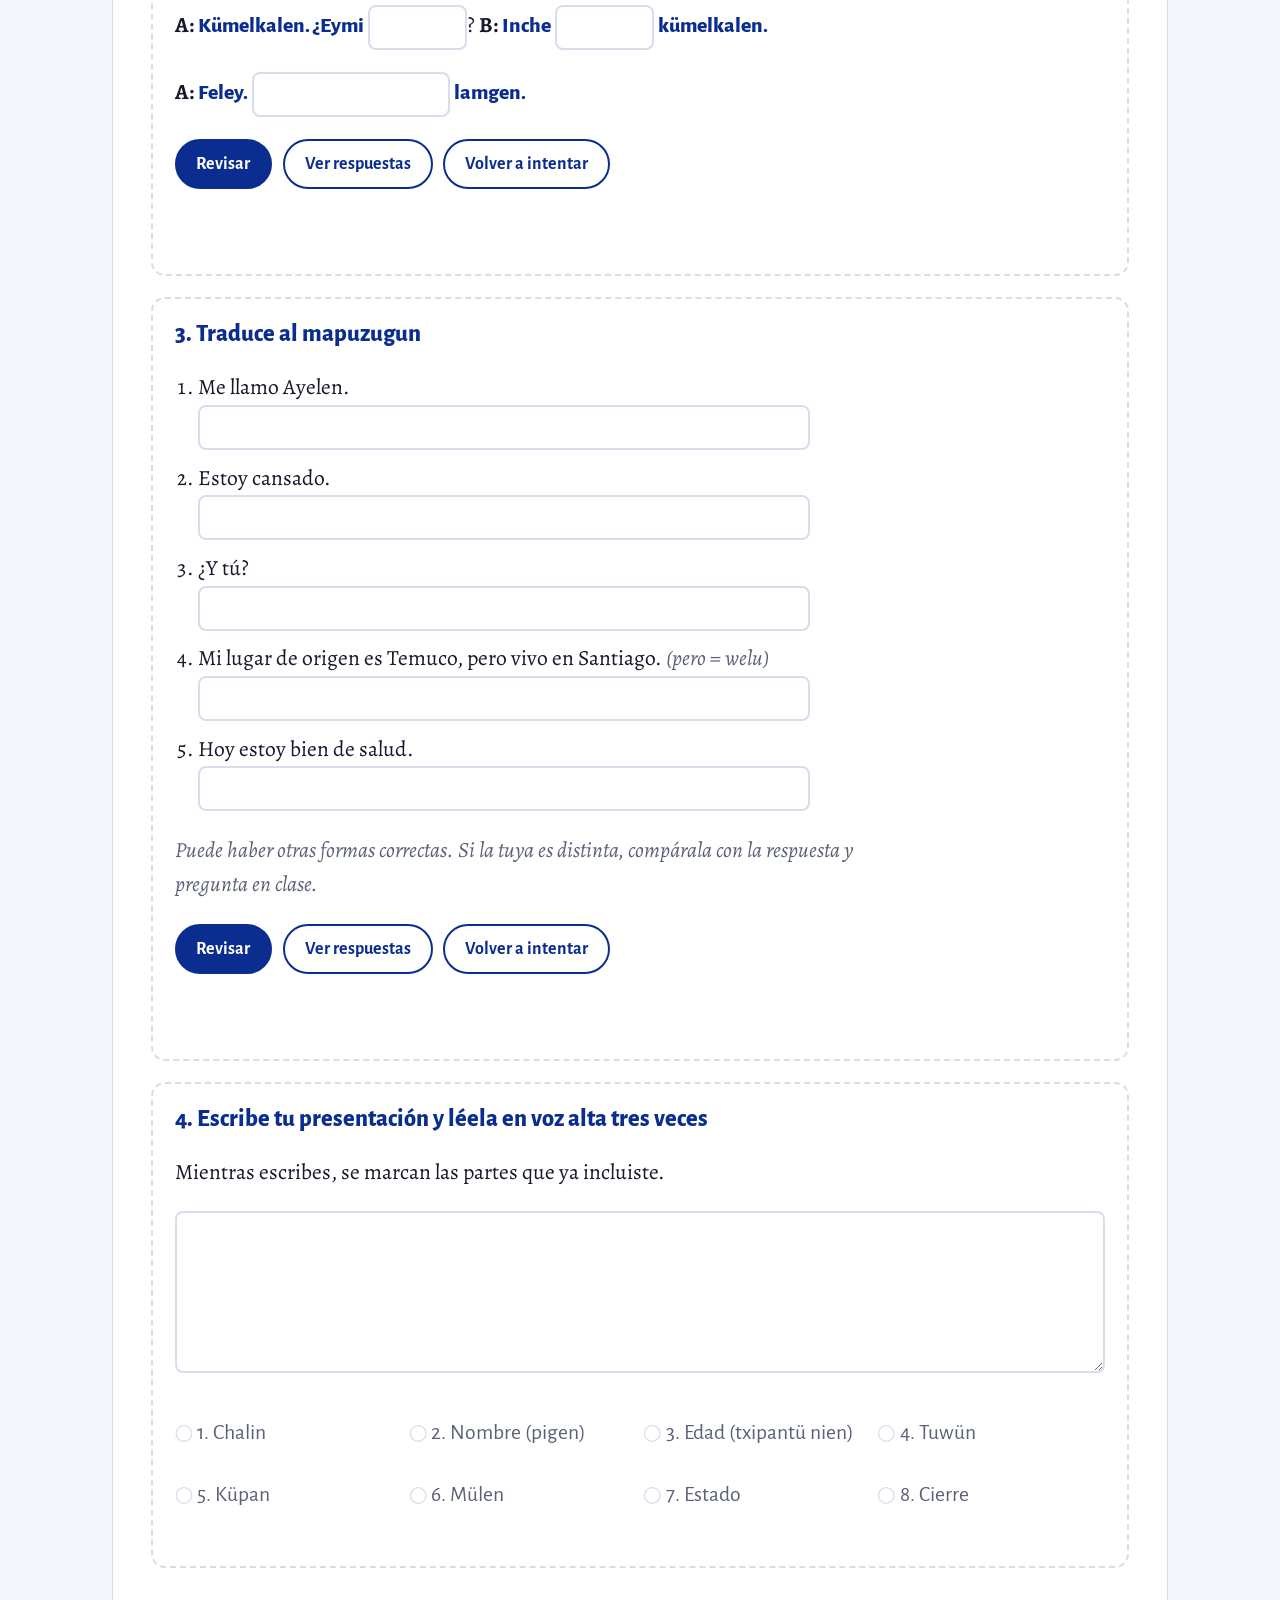
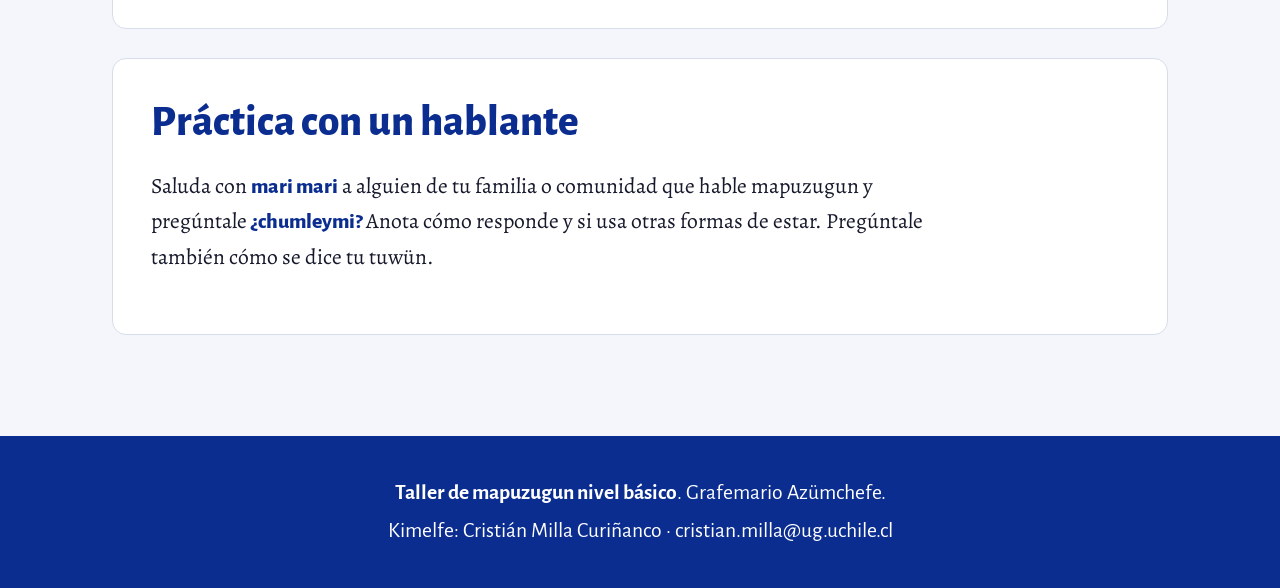
<file: guia-1.html>
<!DOCTYPE html>
<html lang="es">
<head>
<meta charset="UTF-8">
<meta name="viewport" content="width=device-width, initial-scale=1">
<title>Guía 1: chalin ka üy · Kimeltun mapuzugun</title>
<link rel="icon" href="data:image/svg+xml,%3Csvg xmlns=%27http://www.w3.org/2000/svg%27 viewBox=%270 0 549 554%27%3E%3Cpath fill-rule=%27evenodd%27 fill=%27%230A2D8F%27 d=%27M158%200%20158%20162%206%20164%20114%20276%200%20391%20158%20392%20158%20553%20273%20441%20386%20553%20386%20391%20388%20389%20548%20389%20440%20281%20548%20167%20388%20167%20387%206%20277%20114ZM177%2045%20277%20140%20367%2051%20369%2053%20369%20185%20504%20186%20414%20280%20503%20370%20368%20371%20367%20507%20274%20414%20177%20508%20176%20372%2045%20371%20139%20277%2050%20183%20176%20182Z%27/%3E%3C/svg%3E">
<link rel="preconnect" href="https://fonts.googleapis.com">
<link rel="preconnect" href="https://fonts.gstatic.com" crossorigin>
<link href="https://fonts.googleapis.com/css2?family=Alegreya+Sans:wght@400;500;700;800&family=Alegreya:ital,wght@0,400;0,500;1,400&display=swap" rel="stylesheet">
<link rel="stylesheet" href="estilos.css">
</head>
<body>
<header class="cab"><div class="cab-in">
  <a class="marca" href="index.html">
    <svg viewBox="0 0 549 554" aria-hidden="true"><path fill-rule="evenodd" d="M158 0 158 162 6 164 114 276 0 391 158 392 158 553 273 441 386 553 386 391 388 389 548 389 440 281 548 167 388 167 387 6 277 114ZM177 45 277 140 367 51 369 53 369 185 504 186 414 280 503 370 368 371 367 507 274 414 177 508 176 372 45 371 139 277 50 183 176 182Z"/></svg>
    <span><b>Kimeltun mapuzugun</b><small>Iney am ta inche mapuzugun mew</small></span>
  </a>
  <nav><a href="index.html">Inicio</a><a href="guia-1.html">Guía 1: chalin</a><a href="guia-2.html">Guía 2: inche, eymi, fey</a><a href="guia-3.html">Guía 3: tañi, tami, ñi</a><a href="guia-4.html">Guía 4: resumen</a><a href="clases.html">Clases</a></nav>
</div></header>
<div class="nimin"></div>

<main>
<section class="bloque"><div class="intro-guia"><div>
  <div class="faja corta" aria-hidden="true"></div>
  <h2>Guía 1: chalin ka üy<small>Saludar y presentarse. Kimeltun 1 y 2.</small></h2>
  <p>Esta guía acompaña tu trabajo personal de cada semana. Léela en voz alta: el mapuzugun se aprende hablando. Todo está escrito en grafemario Azümchefe.</p>
  <div class="acciones"><button class="btn imprimir">Guardar como PDF</button><span class="es">En la ventana de impresión, elige «Guardar como PDF».</span></div>
</div><svg class="luku" viewBox="0 0 225 360" aria-hidden="true"><use href="#luku1"/></svg></div></section>

<!-- I. GRAFEMARIO -->
<section class="bloque">
  <h2>I. Chumgechi wirintukugekey<small>Tres grafemarios, una misma lengua</small></h2>
  <p class="solo-web">Toca una letra para ver cómo se escribe una palabra en los tres grafemarios.</p>
  <div class="grafemas solo-web" id="grafemas">
    <button type="button" class="grafema" data-w="txipantü"><span class="g">ü</span><div class="eq">Unificado <b>ü</b>, Ragileo <b>v</b></div><div class="ej-g">k<mark>ü</mark>melkalen<br>txipant<mark>ü</mark></div></button>
    <button type="button" class="grafema" data-w="lamgen"><span class="g">g</span><div class="eq">Unificado <b>ng</b>, Ragileo <b>g</b></div><div class="ej-g">lam<mark>g</mark>en<br><mark>g</mark>en</div></button>
    <button type="button" class="grafema" data-w="txawün"><span class="g">tx</span><div class="eq">Unificado <b>tr</b>, Ragileo <b>x</b></div><div class="ej-g"><mark>tx</mark>ipantü<br><mark>tx</mark>awün</div></button>
    <button type="button" class="grafema" data-w="mapuzugun"><span class="g">z</span><div class="eq">Unificado <b>d</b>, Ragileo <b>z</b></div><div class="ej-g"><mark>z</mark>ugun<br>mapu<mark>z</mark>ugun</div></button>
    <button type="button" class="grafema" data-w="allkütun"><span class="g">ll</span><div class="eq">Unificado <b>ll</b>, Ragileo <b>j</b></div><div class="ej-g">ay<mark>ll</mark>a<br>a<mark>ll</mark>kütun</div></button>
    <button type="button" class="grafema" data-w="reqle"><span class="g">q</span><div class="eq">Unificado <b>g</b>, Ragileo <b>q</b></div><div class="ej-g">re<mark>q</mark>le<br><span class="es" style="font-size:1rem">siete</span></div></button>
  </div>
  <div class="conversor solo-web">
    <label for="conv-in"><b>Escribe en Azümchefe</b></label><br>
    <input id="conv-in" value="txipantü" autocomplete="off">
    <div class="conv-salida"><div><small>Unificado</small><b id="conv-u"></b></div><div><small>Ragileo</small><b id="conv-r"></b></div></div>
  </div>
  <div class="solo-print"><div class="tabla-wrap"><table>
    <tr><th>Azümchefe</th><th>Unificado</th><th>Ragileo</th><th>Ejemplos</th></tr>
    <tr><td class="mz">ü</td><td>ü</td><td>v</td><td>kümelkalen, txipantü</td></tr>
    <tr><td class="mz">g</td><td>ng</td><td>g</td><td>lamgen, gen</td></tr>
    <tr><td class="mz">tx</td><td>tr</td><td>x</td><td>txipantü, txewa, txawün</td></tr>
    <tr><td class="mz">z</td><td>d</td><td>z</td><td>zugun, mapuzugun</td></tr>
    <tr><td class="mz">ll</td><td>ll</td><td>j</td><td>aylla, allkütun</td></tr>
    <tr><td class="mz">q</td><td>g</td><td>q</td><td>reqle (siete)</td></tr>
  </table></div></div>
  <h3 style="margin-top:1.5rem">Kiñeke aukiñ: cuatro sonidos para practicar</h3>
  <div class="grid">
    <div class="sonido"><img src="img/ulkantun.jpg" alt="Manos tocando un kultxug" style="height:150px;width:100%;object-fit:cover"><div><span class="letra">ü</span><br><span class="mz">ülkantun</span> <span class="es">canto</span></div></div>
    <div class="sonido"><img src="img/chalin.jpg" alt="Dos personas dándose la mano" style="height:150px;width:100%;object-fit:cover"><div><span class="letra">g</span><br><span class="mz">lamgen</span> <span class="es">hermana o hermano</span></div></div>
    <div class="sonido"><img src="img/txayenko.jpg" alt="Cascada en el bosque" style="height:150px;width:100%;object-fit:cover"><div><span class="letra">tx</span><br><span class="mz">txayenko</span> <span class="es">cascada</span></div></div>
    <div class="sonido"><img src="img/rali.jpg" alt="Plato de madera" style="height:150px;width:100%;object-fit:cover"><div><span class="letra">r</span><br><span class="mz">rali</span> <span class="es">plato</span></div></div>
  </div>
  <p class="nota">La pronunciación cambia según el territorio, y todas las formas son válidas: en algunos lugares <b class="mz">z</b> suena d (mapuzugun, mapudugun) y <b class="mz">f</b> suena b (feley, beley).</p>
</section>

<!-- II. CHALIN -->
<section class="bloque">
  <h2>II. Chalin<small>El saludo cambia según la persona (che)</small></h2>
  <div class="grid" style="align-items:center">
    <div>
      <div class="manos" aria-hidden="true"><span>mari</span><span>+</span><span>mari</span></div>
      <p><b class="mz">Mari mari</b> es el saludo mapuche. <b class="mz">Mari</b> es «diez»: al decir mari mari nos damos las dos manos, diez y diez. Se usa en la mañana, la tarde o la noche <span class="es">(José Paillal)</span>.</p>
    </div>
    <div class="foto"><img src="img/mari-mari.jpg" alt="Persona tocando el kultxug en un encuentro" style="height:260px"></div>
  </div>

  <h3>¿A quién saludas?</h3>
  <div class="selector solo-web" id="chalin-elige">
    <button type="button" data-s="kom pu che" data-d="A todo el grupo. Hola a todas las personas.">Al grupo</button>
    <button type="button" data-s="peñi" data-d="Trato entre hombres. Peñi: hermano. Wentxu: hombre.">Entre hombres</button>
    <button type="button" data-s="lamgen" data-d="Entre mujeres, o entre mujer y hombre. Lamgen: hermana o hermano. Zomo: mujer.">Entre mujeres, o mujer y hombre</button>
    <button type="button" data-s="ñaña" data-d="Hacia una mujer cercana (wenüy zomo).">Mujer cercana</button>
    <button type="button" data-s="chacha" data-d="Hacia un hombre cercano (wenüy wentxu).">Hombre cercano</button>
    <button type="button" data-s="papay" data-d="Hacia una mujer mayor (kuche zomo).">Mujer mayor</button>
    <button type="button" data-s="chachay" data-d="Hacia un hombre mayor (fücha wentxu).">Hombre mayor</button>
  </div>
  <p class="saludo-grande solo-web" id="chalin-salida">Mari mari kom pu che</p>
  <p class="es solo-web" id="chalin-desc">A todo el grupo. Hola a todas las personas.</p>

  <div class="tabla-wrap solo-print"><table>
    <tr><th>Saludo</th><th>Relación</th></tr>
    <tr><td class="mz">Mari mari kom pu che</td><td>A todo el grupo</td></tr>
    <tr><td class="mz">Mari mari peñi</td><td>Entre hombres</td></tr>
    <tr><td class="mz">Mari mari lamgen</td><td>Entre mujeres, o entre mujer y hombre</td></tr>
    <tr><td class="mz">Mari mari ñaña</td><td>Hacia una mujer cercana</td></tr>
    <tr><td class="mz">Mari mari chacha</td><td>Hacia un hombre cercano</td></tr>
    <tr><td class="mz">Mari mari papay</td><td>Hacia una mujer mayor</td></tr>
    <tr><td class="mz">Mari mari chachay</td><td>Hacia un hombre mayor</td></tr>
  </table></div>
  <p class="nota">Estas palabras marcan la relación entre quienes hablan. Conversa en tu familia o comunidad cómo las usan.</p>

  <div class="ej solo-web">
    <h3>Actividad: elige el saludo</h3>
    <p>Llegas al taller y saludas a todas las personas.</p>
    <div class="opc" data-fb="Mari mari kom pu che: a todo el grupo."><button>Mari mari peñi</button><button data-ok>Mari mari kom pu che</button><button>Mari mari chachay</button></div><p class="fb"></p>
    <p>Saludas a una mujer mayor de tu comunidad.</p>
    <div class="opc" data-fb="Mari mari papay: respeto a una mujer mayor."><button>Mari mari ñaña</button><button>Mari mari lamgen</button><button data-ok>Mari mari papay</button></div><p class="fb"></p>
    <p>Una mujer saluda a un hombre.</p>
    <div class="opc" data-fb="Mari mari lamgen: entre mujeres, o entre mujer y hombre."><button data-ok>Mari mari lamgen</button><button>Mari mari peñi</button><button>Mari mari chacha</button></div><p class="fb"></p>
    <p>Un hombre saluda a otro hombre.</p>
    <div class="opc" data-fb="Mari mari peñi: trato entre hombres."><button>Mari mari papay</button><button data-ok>Mari mari peñi</button><button>Mari mari ñaña</button></div><p class="fb"></p>
  </div>
</section>

<!-- III. CHALIN BÁSICO -->
<section class="bloque">
  <h2>III. Un chalin por mensajes<small>Conversa con Rayen, una lamgen. Escribe tus respuestas: mientras escribes, abajo aparece qué significa cada palabra.</small></h2>
  <div class="wsp-zona solo-web">
    <div class="wsp">
      <div class="wsp-cab"><span class="av">R</span><div><b>Rayen</b><small>lamgen · en línea</small></div></div>
      <div class="wsp-msgs" id="wsp-msgs" aria-live="polite"></div>
      <div class="wsp-sug" id="wsp-sug"></div>
      <div class="wsp-pie"><input id="wsp-in" placeholder="Escribe en mapuzugun…" autocomplete="off" aria-label="Tu mensaje"><button type="button" id="wsp-env" aria-label="Enviar">➤</button></div>
    </div>
    <div>
      <p class="tarea" id="wsp-tarea"></p>
      <div class="glosa"><h4>Mientras escribes</h4><div class="glosa-chips" id="wsp-glosa"></div></div>
      <div class="explica" id="wsp-explica"><p>Aquí aparece la explicación de cada respuesta.</p></div>
      <div class="acciones"><button class="btn sec" type="button" id="wsp-reinicia">Reiniciar conversación</button></div>
    </div>
  </div>
  <div class="solo-print">
    <div class="dialogo" id="dialogo-1">
    <div class="globo"><b>A</b><span class="mz">Mari mari lamgen.</span><span class="es">Hola lamgen.</span></div>
    <div class="globo b"><b>B</b><span class="mz">Mari mari lamgen. ¿Chumleymi?</span><span class="es">Hola lamgen. ¿Cómo estás?</span></div>
    <div class="globo"><b>A</b><span class="mz">Kümelkalen. ¿Eymi kay?</span><span class="es">Estoy bien. ¿Y tú?</span></div>
    <div class="globo b"><b>B</b><span class="mz">Inche ka kümelkalen.</span><span class="es">Yo también estoy bien.</span></div>
    <div class="globo"><b>A</b><span class="mz">Feley. Pewkayal lamgen.</span><span class="es">De acuerdo. Hasta luego lamgen.</span></div>
  </div>
  </div>
  <div class="grid" style="margin-top:1.2rem">
    <p><b class="mz">ka</b>: suma, como «y, otro, también». <span class="mz">Inche ka</span> = yo también.</p>
    <p><b class="mz">kay</b>: variación de ka que suele ir con eymi. <span class="mz">¿Eymi kay?</span> = ¿y tú?</p>
    <p><b class="mz">kümelkalen</b>: viene de <span class="mz">küme</span>, bueno. Dice que la persona ha estado bien.</p>
  </div>
</section>

<div class="faja solo-web" aria-hidden="true"></div>

<section class="bloque">
  <h2>IV. Algunas formas de estar<small>El sufijo -le / -küle</small></h2>
  <p>El sufijo <b class="mz">-le</b> indica un estado: cómo está o cómo quedó alguien. Si la raíz termina en consonante se agrega <b class="mz">kü</b>. Con <b class="mz">-la</b> se niega.</p>
  <div class="solo-web">
    <div class="selector" id="estados">
      <button type="button" data-m="kümelka|le|estoy bien|no estoy bien">kümelkalen</button>
      <button type="button" data-m="txemo|le|estoy bien de salud|no estoy bien de salud">txemolen</button>
      <button type="button" data-m="ür|küle|tengo cansancio|no tengo cansancio">ürkülen</button>
      <button type="button" data-m="kütxan|küle|estoy con enfermedad|no estoy con enfermedad">kütxankülen</button>
      <button type="button" data-m="mañum|küle|estoy con gratitud (agradezco)|">mañumkülen</button>
    </div>
    <label style="font-family:var(--sans);font-weight:700"><input type="checkbox" id="estado-neg"> Negar con -la</label>
    <div style="margin:1rem 0"><div class="morf" id="estado-tira"></div></div>
    <p id="estado-tr" style="font-size:1.3rem"></p>
  </div>
  <div class="traductor solo-web">
    <h3>De español a mapuzugun</h3>
    <p>Escribe cómo estás (o cómo está otra persona) y mira cómo se arma la palabra. Puedes usar «no», «hoy», «tú» o «ella».</p>
    <input id="tr-in" placeholder="Ej: hoy no estoy cansado" autocomplete="off" aria-label="Frase en español">
    <div class="selector" id="tr-ej"><button type="button">hoy estoy bien</button><button type="button">no estoy cansada</button><button type="button">tú estás enfermo</button><button type="button">ella está con energía</button><button type="button">estoy agradecido</button></div>
    <div id="tr-salida" aria-live="polite"></div>
    <p class="es" style="font-size:.95rem">Las formas con tú y fey siguen el mismo patrón que chum-le-ymi y akula-ymi. Las marcadas «por verificar» conviene confirmarlas con un hablante.</p>
  </div>
  <div class="tabla-wrap solo-print"><table>
    <tr><th>Mapuzugun</th><th>Español</th><th>Negación</th></tr>
    <tr><td class="mz">kümelkalen</td><td>estoy bien</td><td>kümelkalelan</td></tr>
    <tr><td class="mz">txemolen</td><td>estoy bien de salud</td><td>txemolelan</td></tr>
    <tr><td class="mz">ürkülen</td><td>tengo cansancio</td><td>ürkülelan</td></tr>
    <tr><td class="mz">kütxankülen</td><td>estoy con enfermedad</td><td>kütxankülelan</td></tr>
    <tr><td class="mz">mañumkülen</td><td>estoy con gratitud</td><td>—</td></tr>
  </table></div>
</section>

<!-- V. PREGUNTAS Y PALABRAS -->
<section class="bloque">
  <h2>V. Keyu ke ramtun<small>Preguntas para usar en clase</small></h2>
  <p>Úsalas siempre que lo necesites: preguntar también es hablar mapuzugun.</p>
  <div class="tabla-wrap"><table>
    <tr><th>Mapuzugun</th><th>Español</th></tr>
    <tr><td class="mz">Inche nien kiñe ramtun</td><td>Tengo una pregunta</td></tr>
    <tr><td class="mz">¿Chem am ta ___ wigkazugun mew?</td><td>¿Qué significa ___ en español?</td></tr>
    <tr><td class="mz">¿Chumgechi pigey ___ mapuzugun mew?</td><td>¿Cómo se dice ___ en mapuzugun?</td></tr>
    <tr><td class="mz">¿Chumgechi am?</td><td>¿Cómo?</td></tr>
    <tr><td class="mz">¿Kelluafen?</td><td>¿Me puedes ayudar?</td></tr>
    <tr><td class="mz">Feley</td><td>De acuerdo, así es</td></tr>
    <tr><td class="mz">Mañum, mañumün, mañumkülen</td><td>Gracias, agradecido, estoy agradecido</td></tr>
  </table></div>

  <h3 style="margin-top:1.5rem">Fillke nemül: palabras para hoy</h3>
  <p class="es solo-web">Toca cada tarjeta para ver qué significa.</p>
  <div class="cartas">
    <button class="carta"><span class="carta-in"><span class="cara frente">chumleymi</span><span class="cara atras">¿cómo estás tú?</span></span></button>
    <button class="carta"><span class="carta-in"><span class="cara frente">kümelkalen</span><span class="cara atras">he estado bien</span></span></button>
    <button class="carta"><span class="carta-in"><span class="cara frente">kümelkalelan</span><span class="cara atras">no he estado bien</span></span></button>
    <button class="carta"><span class="carta-in"><span class="cara frente">txemolen</span><span class="cara atras">estoy bien de salud</span></span></button>
    <button class="carta"><span class="carta-in"><span class="cara frente">mañumkülen</span><span class="cara atras">estoy agradecido</span></span></button>
    <button class="carta"><span class="carta-in"><span class="cara frente">pigen</span><span class="cara atras">me llaman, me dicen</span></span></button>
    <button class="carta"><span class="carta-in"><span class="cara frente">fachantü</span><span class="cara atras">hoy</span></span></button>
    <button class="carta"><span class="carta-in"><span class="cara frente">kom pu che</span><span class="cara atras">toda la gente</span></span></button>
    <button class="carta"><span class="carta-in"><span class="cara frente">azümfin</span><span class="cara atras">lo entendí</span></span></button>
    <button class="carta"><span class="carta-in"><span class="cara frente">azümlafin</span><span class="cara atras">no lo entendí</span></span></button>
    <button class="carta"><span class="carta-in"><span class="cara frente">küme akukonpaymi</span><span class="cara atras">bienvenido</span></span></button>
    <button class="carta"><span class="carta-in"><span class="cara frente">rume mañumeyu</span><span class="cara atras">te agradezco mucho</span></span></button>
  </div>
</section>

<div class="faja solo-web" aria-hidden="true"></div>

<section class="bloque">
  <h2>VI. Presentación personal<small>Ocho partes</small></h2>
  <div class="grid">
    <p><b class="mz">Tuwün</b>: lugar de procedencia territorial, de dónde viene mi gente. <span class="mz">¿Chew tuwimi?</span> Ojo: tuwün también es el verbo «sujetar».</p>
    <p><b class="mz">Küpan</b>: linaje, las familias de las que vengo (por ejemplo, los apellidos de mi madre y de mi padre). Ojo: küpan también es el verbo «venir».</p>
    <p><b class="mz">Mülen</b>: estar, vivir. Dónde estoy o vivo hoy. <span class="mz">¿Chew müleymi?</span></p>
  </div>
  <p class="nota aviso">La forma de nombrar el küpan varía entre hablantes: pregunta en tu familia o comunidad cómo se dice. En algunos lugares se menciona directamente a las personas mayores de la familia.</p>

  <h3>Arma tu presentación</h3>
  <div class="present solo-web">
    <form id="pres-form" onsubmit="return false">
      <label for="p1">Üy (nombre)</label><input id="p1" name="nombre" value="Antü">
      <label for="p2">Edad</label><input id="p2" name="edad" type="number" min="1" max="120" value="30"><span class="es" id="pres-rakin"></span>
      <label for="p3">Tuwün (lugar de origen)</label><input id="p3" name="tuwun" value="Lumako">
      <label for="p4">¿Es campo o ciudad?</label>
      <select id="p4" name="tipo"><option value="mapu">mapu (tierra, territorio)</option><option value="waria">waria (ciudad)</option></select>
      <label for="p5">Küpan (linaje)</label><input id="p5" name="kupan" value="Painemal ka Huenchumil">
      <label for="p6">Mülen (dónde vives hoy)</label><input id="p6" name="mulen" value="Pudahuel">
      <label for="p7">¿Cómo estás hoy?</label>
      <select id="p7" name="estado">
        <option value="kümelkalen" data-es="estoy bien">kümelkalen</option>
        <option value="txemolen" data-es="estoy bien de salud">txemolen</option>
        <option value="ürkülen" data-es="tengo cansancio">ürkülen</option>
        <option value="mañumkülen" data-es="estoy agradecido">mañumkülen</option>
      </select>
    </form>
    <div class="salida">
      <ol id="pres-salida"></ol>
      <div class="acciones"><button class="btn sec" id="pres-copiar" type="button">Copiar texto</button></div>
    </div>
  </div>
  <div class="tabla-wrap solo-print"><table>
    <tr><th>Parte</th><th>Mapuzugun</th><th>Español</th></tr>
    <tr><td>1. Chalin</td><td class="mz">Mari mari kom pu che.</td><td>Hola a todas las personas.</td></tr>
    <tr><td>2. Nombre</td><td class="mz">Inche ______ pigen.</td><td>Me llamo ______.</td></tr>
    <tr><td>3. Edad</td><td class="mz">Inche ______ txipantü nien.</td><td>Tengo ______ años.</td></tr>
    <tr><td>4. Tuwün</td><td class="mz">Tañi tuwün ______ mapu/waria mew.</td><td>Vengo de ______.</td></tr>
    <tr><td>5. Küpan</td><td class="mz">Tañi küpan ______.</td><td>Mi linaje es ______.</td></tr>
    <tr><td>6. Mülen</td><td class="mz">Fachantü mülen ______ mew.</td><td>Hoy vivo en ______.</td></tr>
    <tr><td>7. Estado</td><td class="mz">Fachantü kümelkalen.</td><td>Hoy estoy bien.</td></tr>
    <tr><td>8. Cierre</td><td class="mz">Fey mütem. Mañum.</td><td>Eso no más. Gracias.</td></tr>
  </table></div>
  <p class="nota"><b>Rakin, para decir tu edad:</b> 1 kiñe, 2 epu, 3 küla, 4 meli, 5 kechu, 6 kayu, 7 reqle, 8 pura, 9 aylla, 10 mari. Las decenas se forman multiplicando: 20 epu mari, 30 küla mari. Luego se suma la unidad: 37 küla mari reqle. 100 es pataka.</p>
</section>

<div class="faja solo-web" aria-hidden="true"></div>
<!-- VII. RAKIN -->
<section class="bloque">
  <h2>VII. Rakin<small>Contar en mapuzugun</small></h2>
  <p>El mapuzugun cuenta con base diez. Aprende del 1 al 10 y con eso puedes formar cualquier número.</p>
  <div class="numeros" id="numeros"></div>
  <h3 style="margin-top:1.6rem">¿Cómo se forman los demás?</h3>
  <div class="grid">
    <p><b>Decenas:</b> el número va <b>antes</b> de mari y se multiplica.<br><span class="mz">epu mari</span> = 2 × 10 = 20<br><span class="mz">küla mari</span> = 3 × 10 = 30</p>
    <p><b>Unidades:</b> van <b>después</b> y se suman.<br><span class="mz">mari kiñe</span> = 10 + 1 = 11<br><span class="mz">epu mari kechu</span> = 20 + 5 = 25</p>
    <p><b>Centenas:</b> <span class="mz">pataka</span> = 100<br><span class="mz">epu pataka</span> = 200<br><span class="mz">pataka mari</span> = 110</p>
  </div>
  <div class="traductor solo-web">
    <h3>Arma un número</h3>
    <p>Mueve la barra o escribe un número.</p>
    <div class="acciones" style="margin-top:0"><input type="range" id="rk-rango" min="1" max="199" value="37" style="flex:1;min-width:200px"><input type="number" id="rk-num" min="1" max="999" value="37" class="corto"></div>
    <div id="rk-salida" aria-live="polite" style="margin-top:1rem"></div>
  </div>
  <div class="ej" data-gen="rakin">
    <h3>Escribe en mapuzugun</h3>
    <ol>
      <li>12 <input class="largo" data-r="mari epu"></li>
      <li>20 <input class="largo" data-r="epu mari"></li>
      <li>37 <input class="largo" data-r="küla mari reqle"></li>
      <li>48 <input class="largo" data-r="meli mari pura"></li>
      <li>100 <input class="largo" data-r="pataka|kiñe pataka"></li>
    </ol>
    <h3>¿Qué número es?</h3>
    <ol>
      <li><span class="mz">küla mari aylla</span> <input class="corto" data-r="39"></li>
      <li><span class="mz">meli mari kayu</span> <input class="corto" data-r="46"></li>
      <li><span class="mz">mari reqle</span> <input class="corto" data-r="17"></li>
    </ol>
    <div class="acciones"><button class="btn revisar">Revisar</button><button class="btn sec ver">Ver respuestas</button></div><p class="fb"></p>
  </div>
</section>

<!-- VIII. EJERCICIOS -->
<section class="bloque">
  <h2>VIII. Ejercicios<small>Escribe y presiona «Revisar». Si fallas, vuelve a intentar antes de ver las respuestas.</small></h2>

  <div class="ej">
    <h3>1. Une cada pregunta con su respuesta</h3>
    <ol type="a">
      <li><span class="mz">¿Iney pigeymi?</span> <select data-r="2"><option value="">—</option><option value="1">Mülen ___ mew.</option><option value="2">Inche ___ pigen.</option><option value="3">___ txipantü nien.</option><option value="4">Kümelkalen.</option><option value="5">Tañi tuwün ___ mapu mew.</option></select></li>
      <li><span class="mz">¿Chumleymi?</span> <select data-r="4"><option value="">—</option><option value="1">Mülen ___ mew.</option><option value="2">Inche ___ pigen.</option><option value="3">___ txipantü nien.</option><option value="4">Kümelkalen.</option><option value="5">Tañi tuwün ___ mapu mew.</option></select></li>
      <li><span class="mz">¿Chew tuwimi?</span> <select data-r="5"><option value="">—</option><option value="1">Mülen ___ mew.</option><option value="2">Inche ___ pigen.</option><option value="3">___ txipantü nien.</option><option value="4">Kümelkalen.</option><option value="5">Tañi tuwün ___ mapu mew.</option></select></li>
      <li><span class="mz">¿Chew müleymi?</span> <select data-r="1"><option value="">—</option><option value="1">Mülen ___ mew.</option><option value="2">Inche ___ pigen.</option><option value="3">___ txipantü nien.</option><option value="4">Kümelkalen.</option><option value="5">Tañi tuwün ___ mapu mew.</option></select></li>
      <li><span class="mz">¿Chumten txipantü nieymi?</span> <select data-r="3"><option value="">—</option><option value="1">Mülen ___ mew.</option><option value="2">Inche ___ pigen.</option><option value="3">___ txipantü nien.</option><option value="4">Kümelkalen.</option><option value="5">Tañi tuwün ___ mapu mew.</option></select></li>
    </ol>
    <div class="acciones"><button class="btn revisar">Revisar</button><button class="btn sec ver">Ver respuestas</button></div><p class="fb"></p>
  </div>

  <div class="ej">
    <h3>2. Completa el chalin</h3>
    <p><b>A:</b> <span class="mz">Mari mari</span> <input class="medio" data-r="lamgen|peñi" aria-label="saludo">.
      <b>B:</b> <span class="mz">Mari mari lamgen.</span> ¿<input class="medio" data-r="chumleymi" aria-label="pregunta">?</p>
    <p><b>A:</b> <span class="mz">Kümelkalen. ¿Eymi</span> <input class="corto" data-r="kay" aria-label="y tú">?
      <b>B:</b> <span class="mz">Inche</span> <input class="corto" data-r="ka" aria-label="también"> <span class="mz">kümelkalen.</span></p>
    <p><b>A:</b> <span class="mz">Feley.</span> <input class="medio" data-r="pewkayal" aria-label="despedida"> <span class="mz">lamgen.</span></p>
    <div class="acciones"><button class="btn revisar">Revisar</button><button class="btn sec ver">Ver respuestas</button></div><p class="fb"></p>
  </div>

  <div class="ej">
    <h3>3. Traduce al mapuzugun</h3>
    <ol>
      <li>Me llamo Ayelen.<br><input class="largo" data-r="inche ayelen pigen|ayelen pigen"></li>
      <li>Estoy cansado.<br><input class="largo" data-r="ürkülen|inche ürkülen"></li>
      <li>¿Y tú?<br><input class="largo" data-r="eymi kay"></li>
      <li>Mi lugar de origen es Temuco, pero vivo en Santiago. <span class="es">(pero = welu)</span><br><input class="largo" data-r="tañi tuwün temuko mapu mew welu mülen santiago mew|tañi tuwün temuko waria mew welu mülen santiago mew|tañi tuwün temuco mapu mew welu mülen santiago mew|tañi tuwün temuco waria mew welu mülen santiago mew|tañi tuwün temuko mapu mew welu inche mülen santiago mew"></li>
      <li>Hoy estoy bien de salud.<br><input class="largo" data-r="fachantü txemolen|fachantü inche txemolen"></li>
    </ol>
    <p class="es">Puede haber otras formas correctas. Si la tuya es distinta, compárala con la respuesta y pregunta en clase.</p>
    <div class="acciones"><button class="btn revisar">Revisar</button><button class="btn sec ver">Ver respuestas</button></div><p class="fb"></p>
  </div>

  <div class="ej">
    <h3>4. Escribe tu presentación y léela en voz alta tres veces</h3>
    <p class="solo-web">Mientras escribes, se marcan las partes que ya incluiste.</p>
    <textarea data-check="#check-pres" aria-label="Tu presentación"></textarea>
    <ul class="lista-check solo-web" id="check-pres">
      <li data-k="mari mari">1. Chalin</li>
      <li data-k="pigen">2. Nombre (pigen)</li>
      <li data-k="txipantü nien">3. Edad (txipantü nien)</li>
      <li data-k="tuwün">4. Tuwün</li>
      <li data-k="küpan">5. Küpan</li>
      <li data-k="mülen">6. Mülen</li>
      <li data-k="kümelkalen|txemolen|ürkülen|mañumkülen|kütxankülen">7. Estado</li>
      <li data-k="mañum|fey mütem">8. Cierre</li>
    </ul>
  </div>
</section>

<section class="bloque">
  <h2>Práctica con un hablante</h2>
  <p>Saluda con <b class="mz">mari mari</b> a alguien de tu familia o comunidad que hable mapuzugun y pregúntale <b class="mz">¿chumleymi?</b> Anota cómo responde y si usa otras formas de estar. Pregúntale también cómo se dice tu tuwün.</p>
  <details class="solo-print"><summary>Solucionario</summary>
    <p>1) a-2, b-4, c-5, d-1, e-3. 2) lamgen o peñi; chumleymi; kay; ka; pewkayal. 3) Inche Ayelen pigen. Ürkülen. ¿Eymi kay? Tañi tuwün Temuko mapu (o waria) mew, welu mülen Santiago mew. Fachantü txemolen.</p>
  </details>
</section>
</main>

<footer class="pie">
  <p><b>Taller de mapuzugun nivel básico</b>. Grafemario Azümchefe.</p>
  <p>Kimelfe: Cristián Milla Curiñanco · cristian.milla@ug.uchile.cl</p>
</footer>
<script src="app.js"></script>
</body>
</html>
</file>
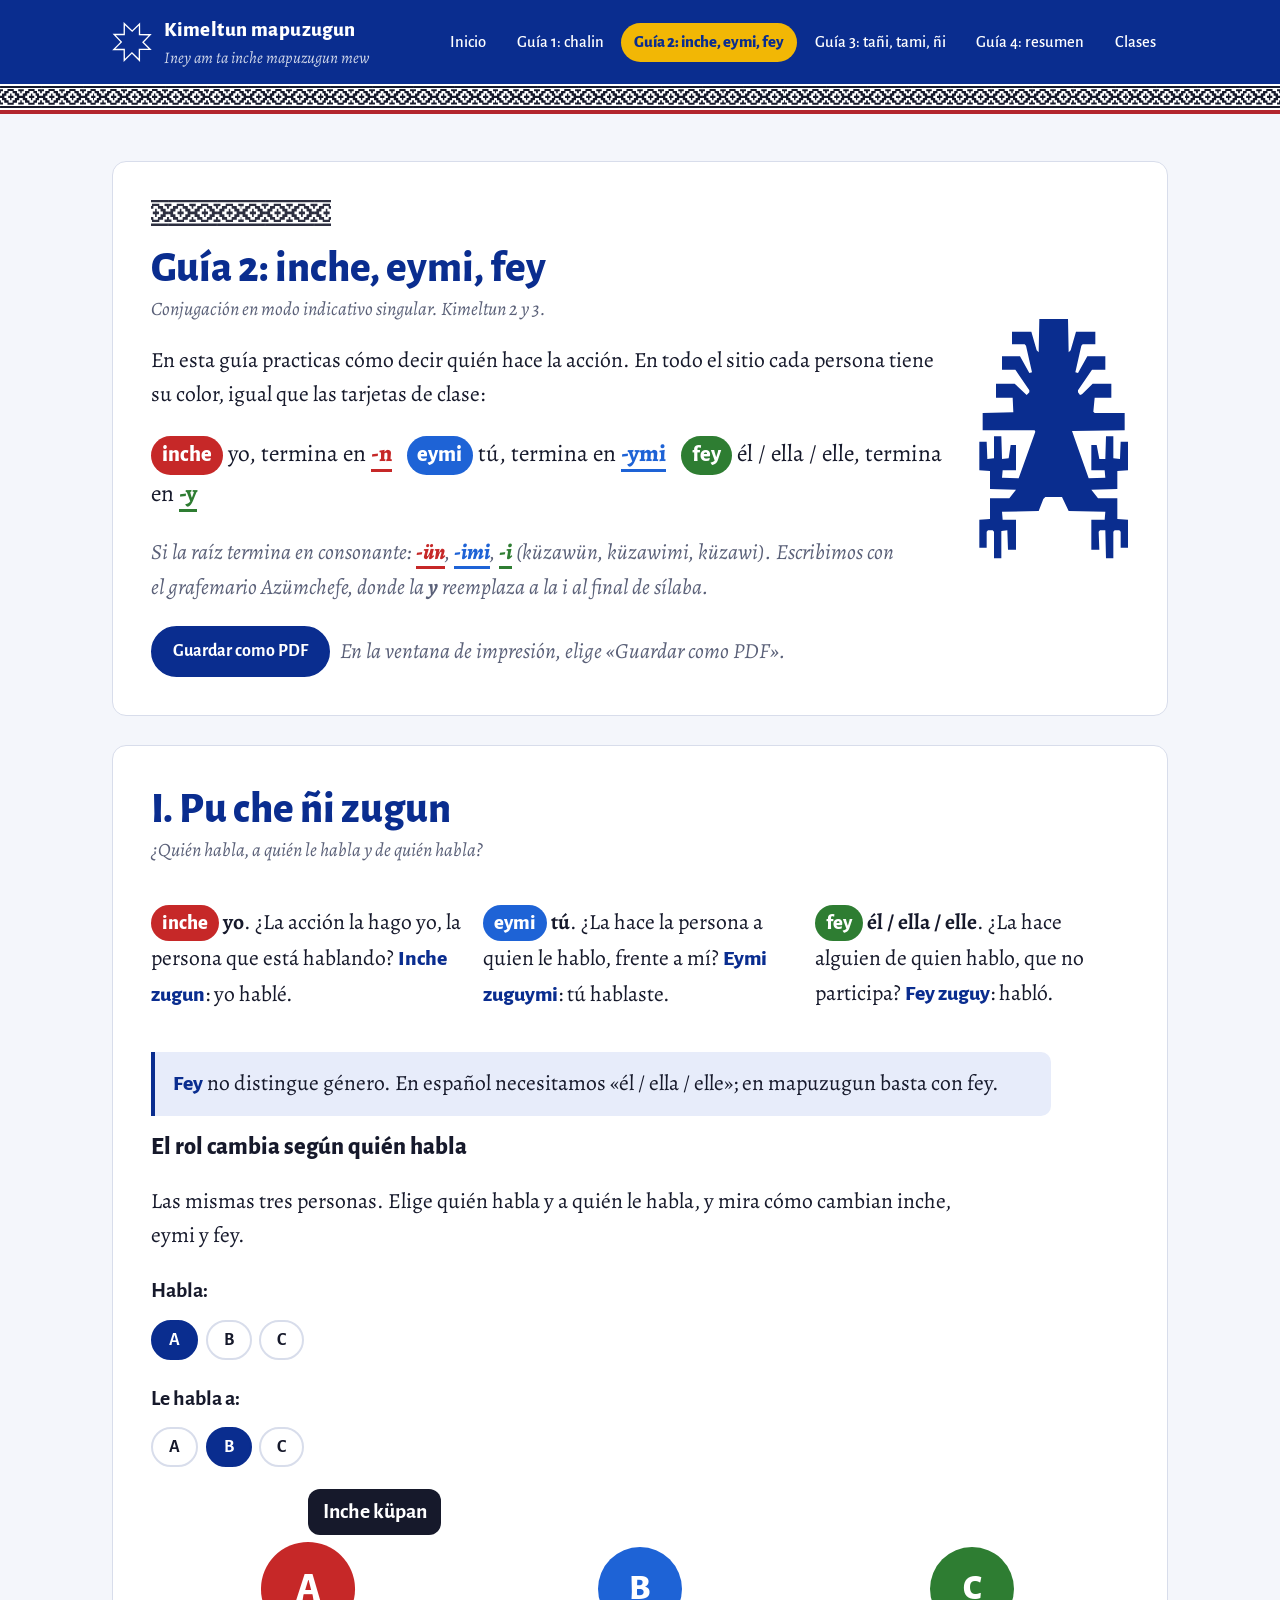
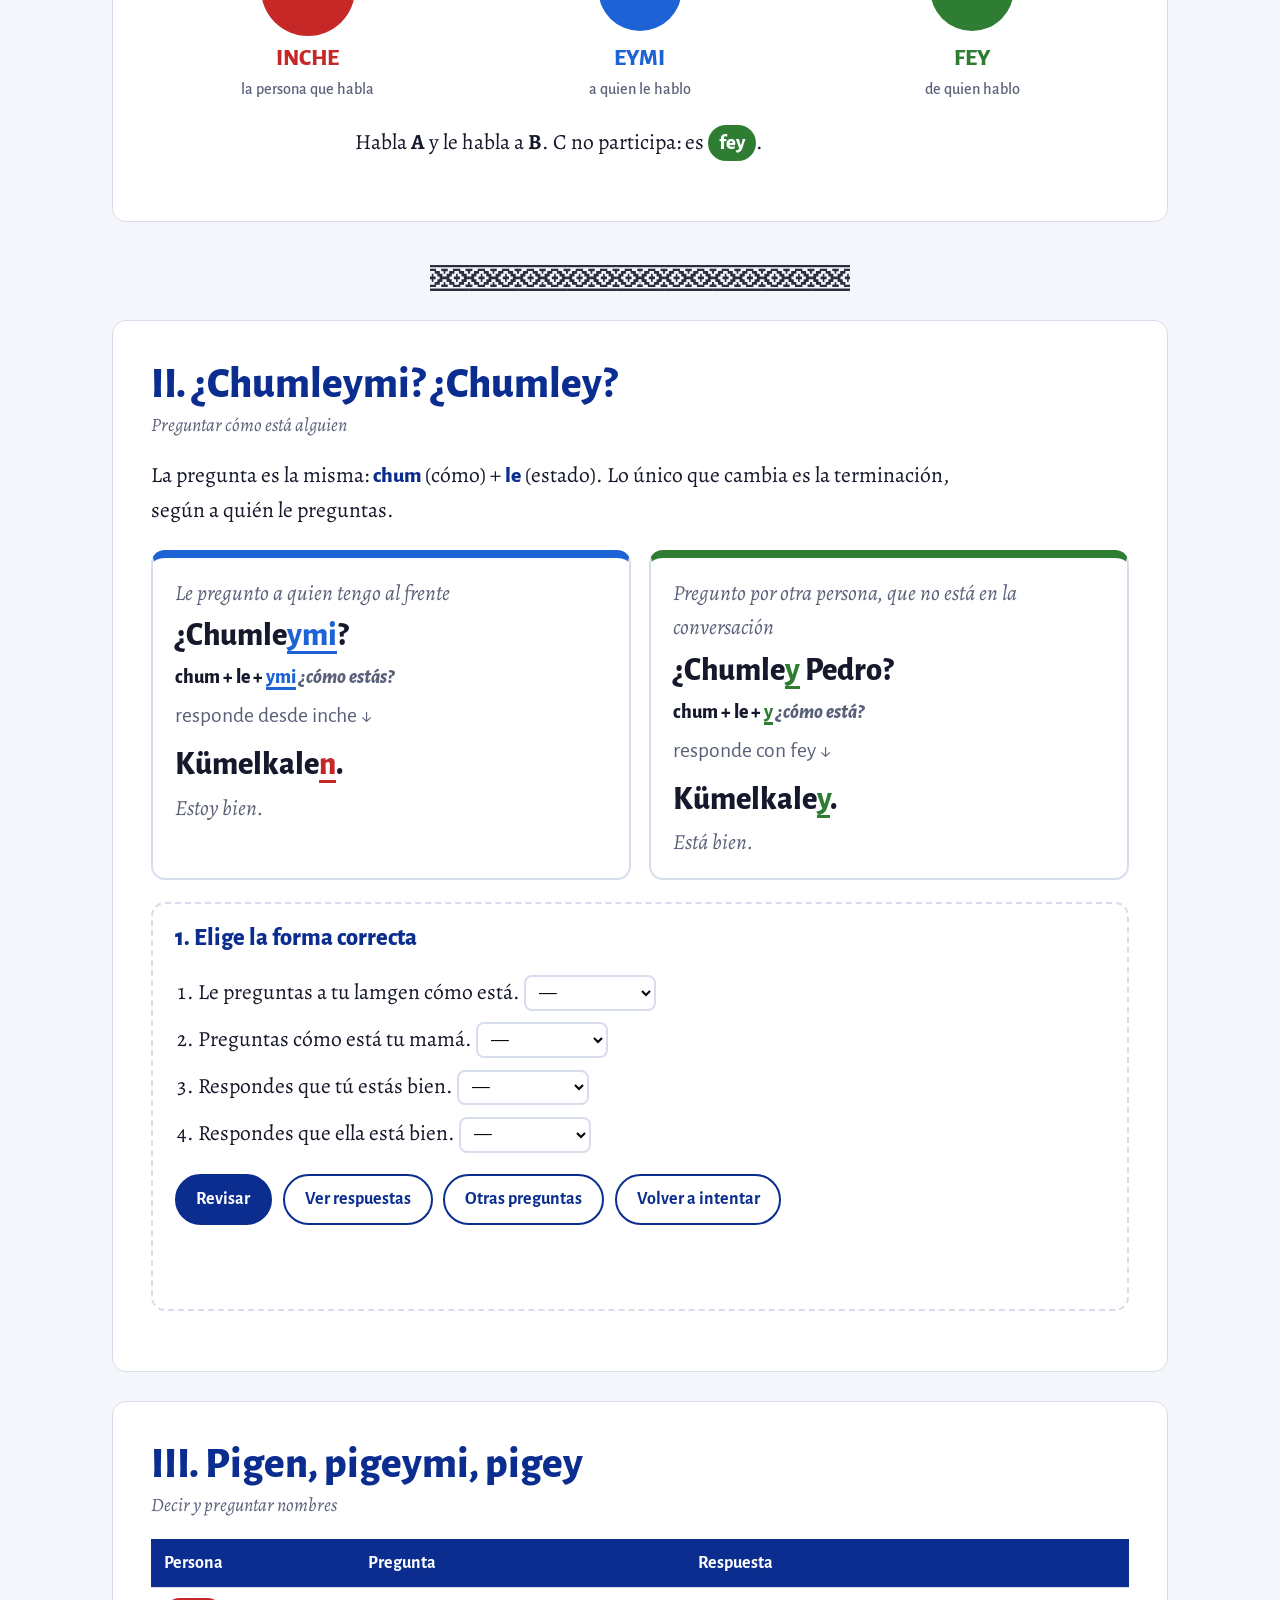
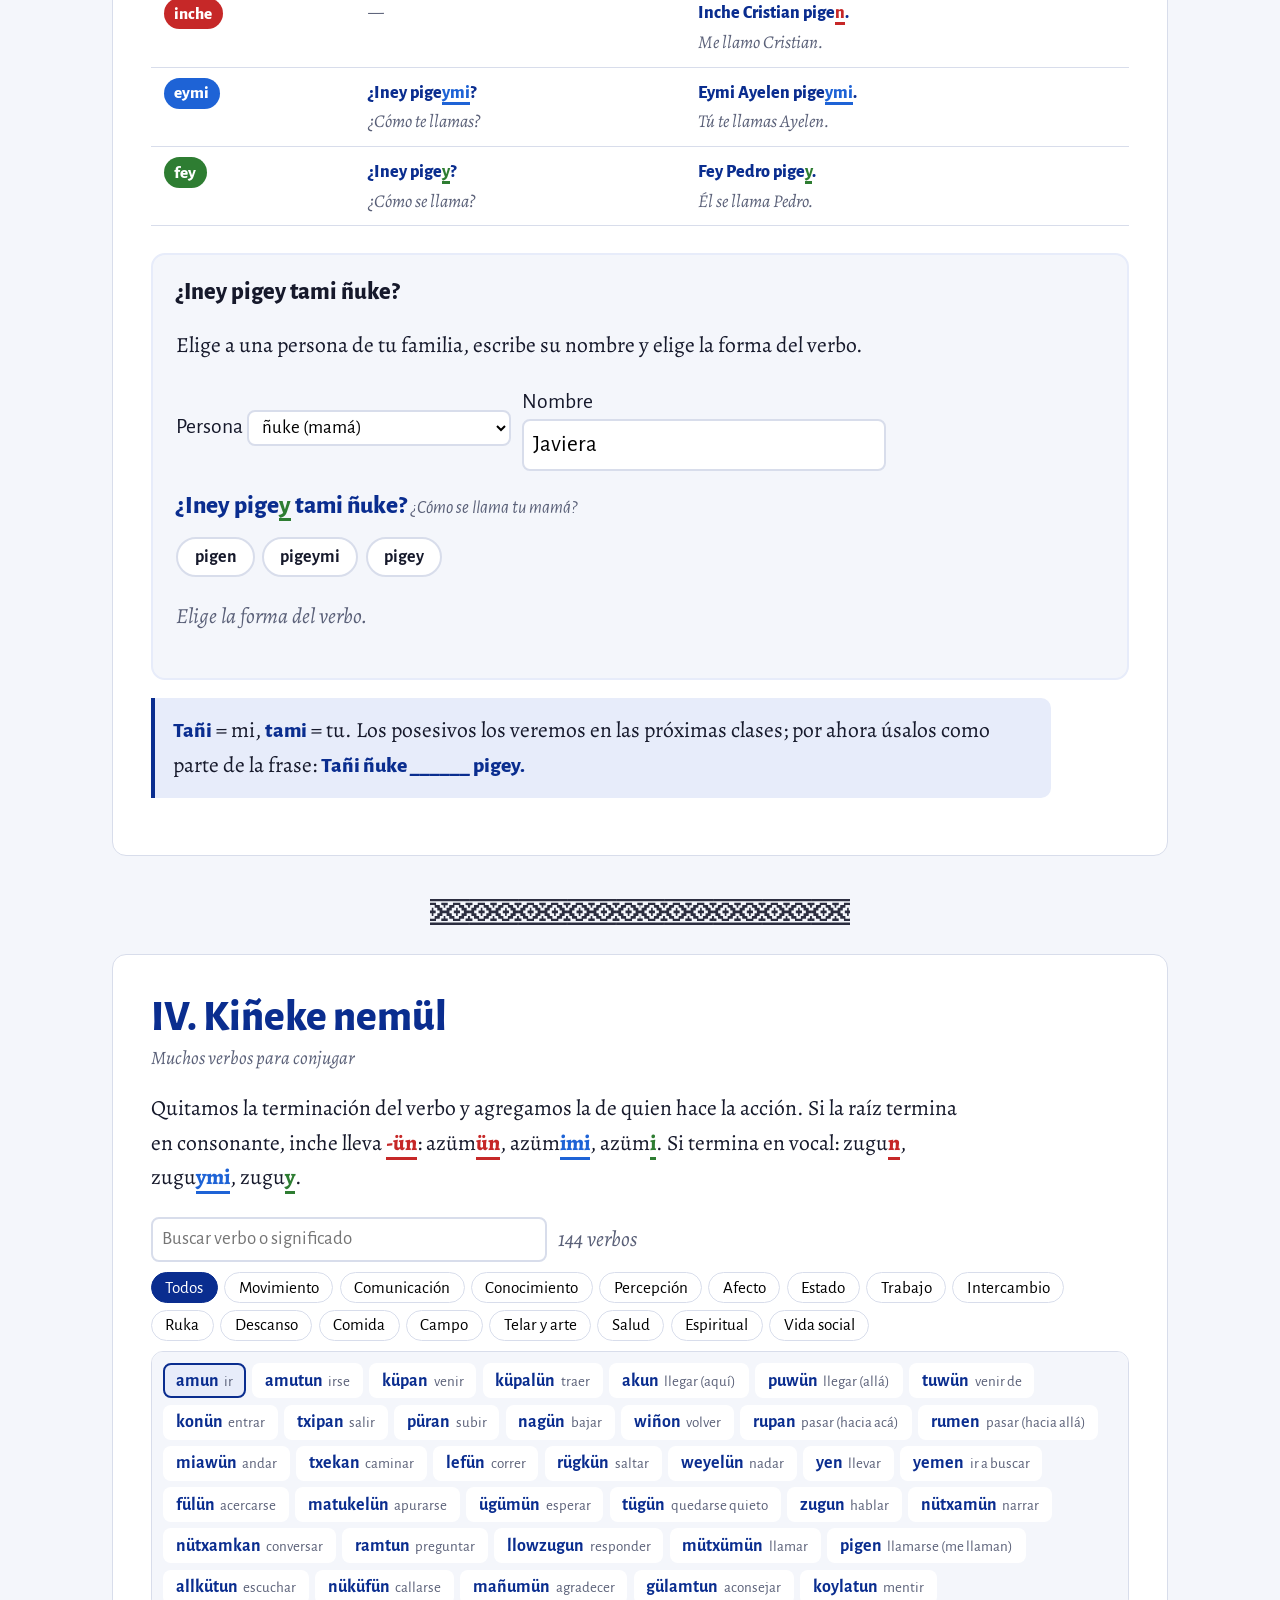
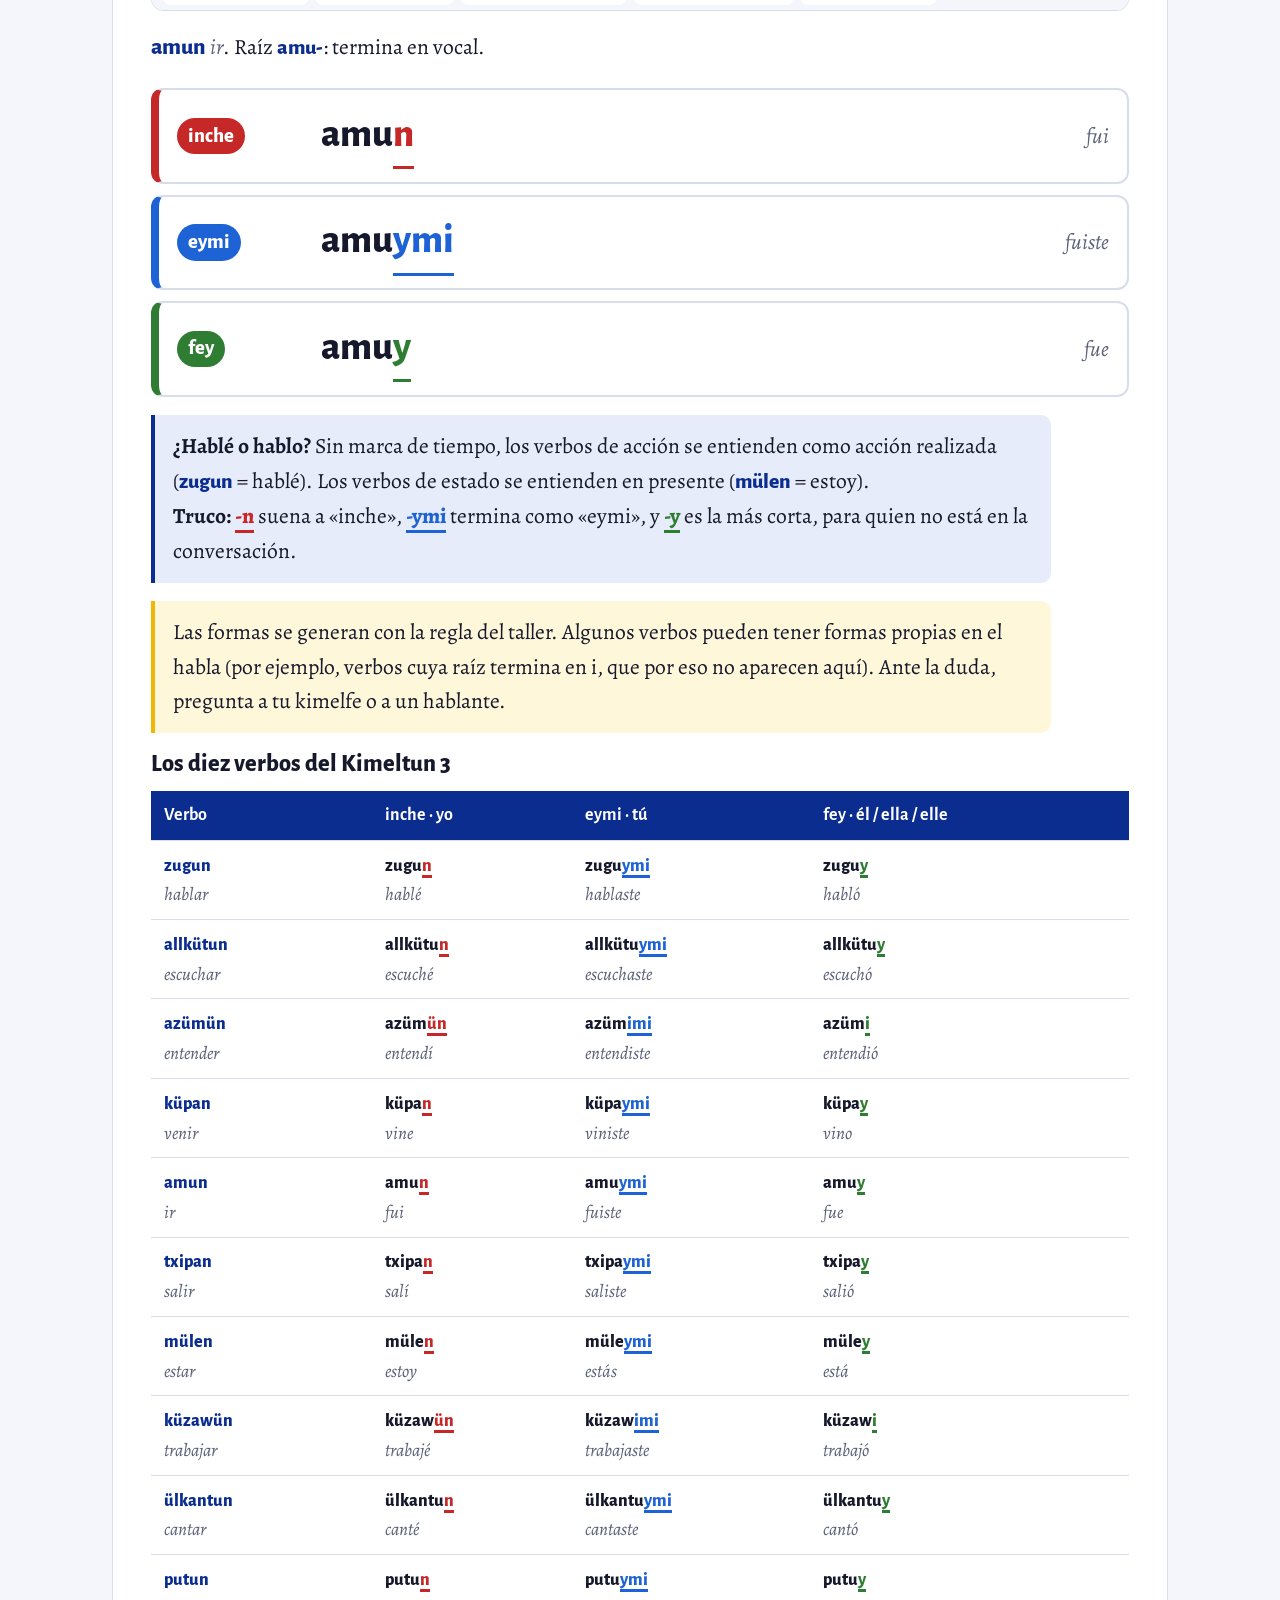
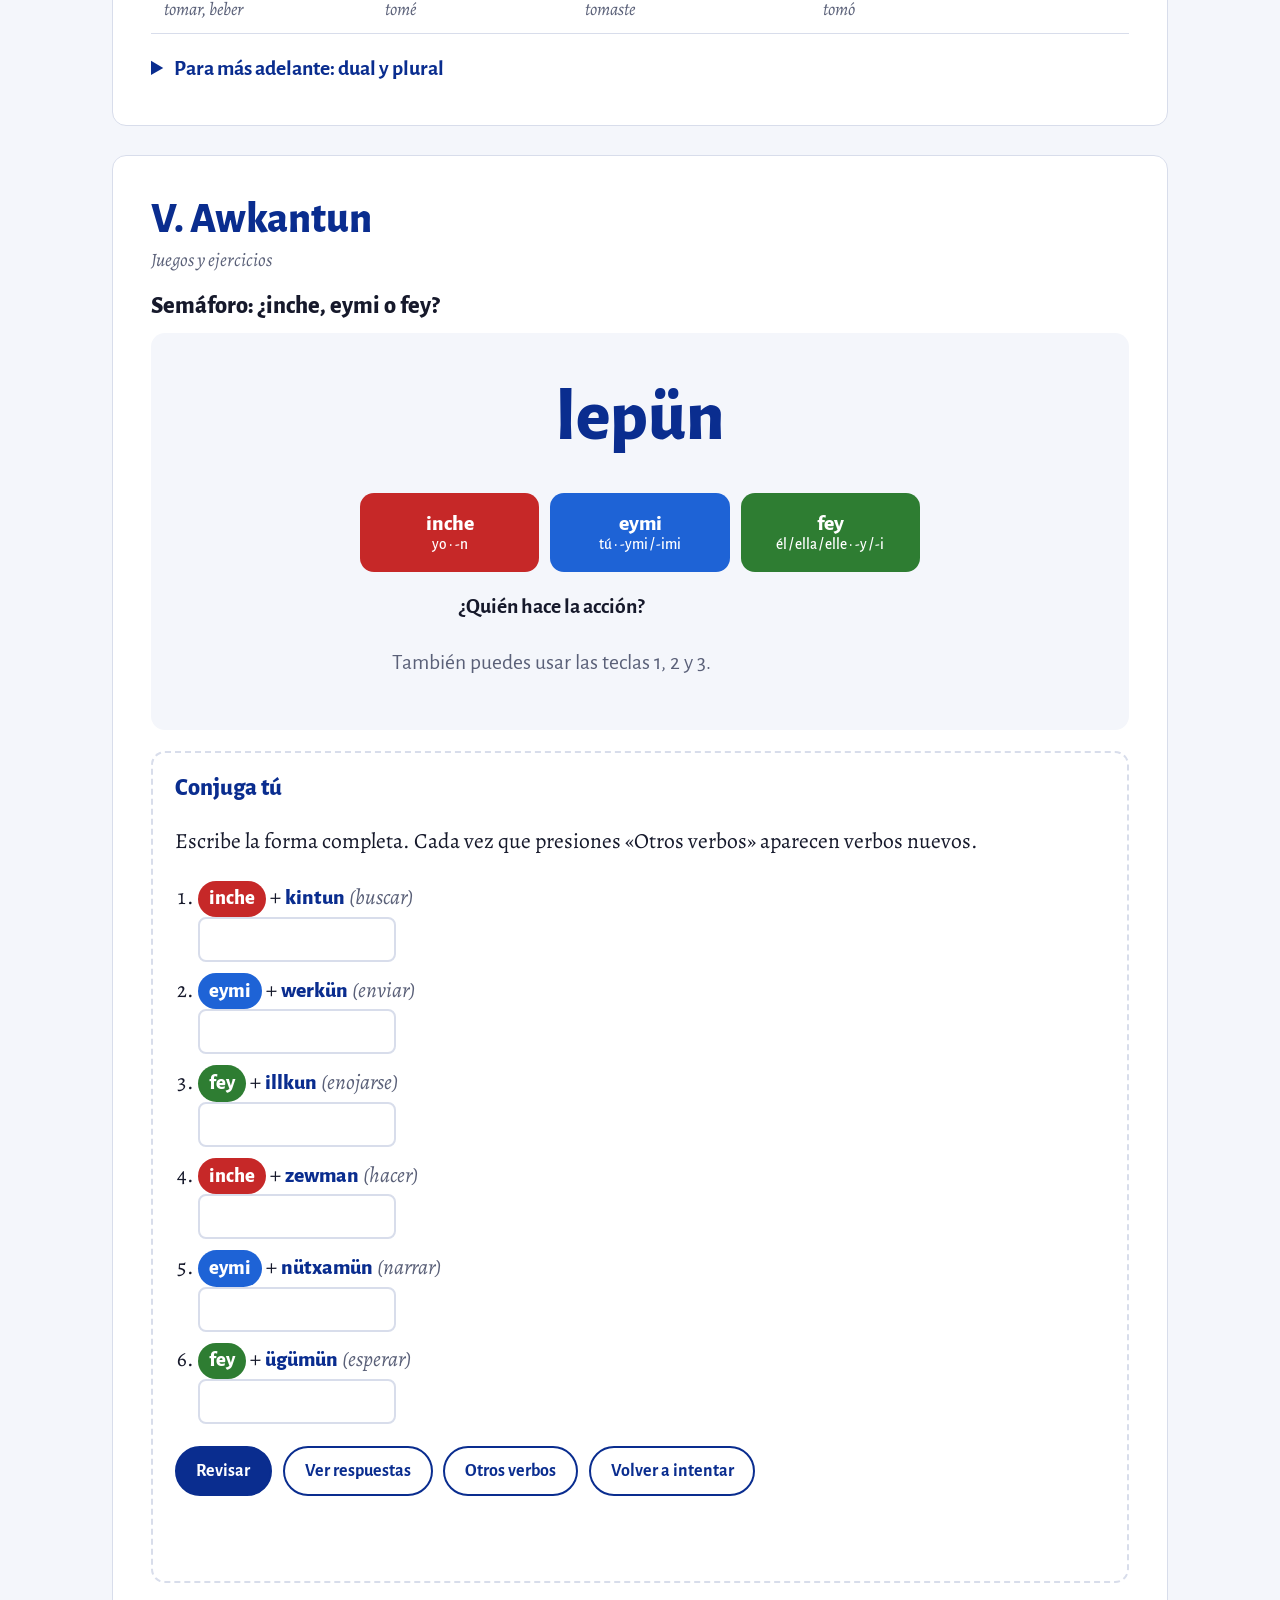
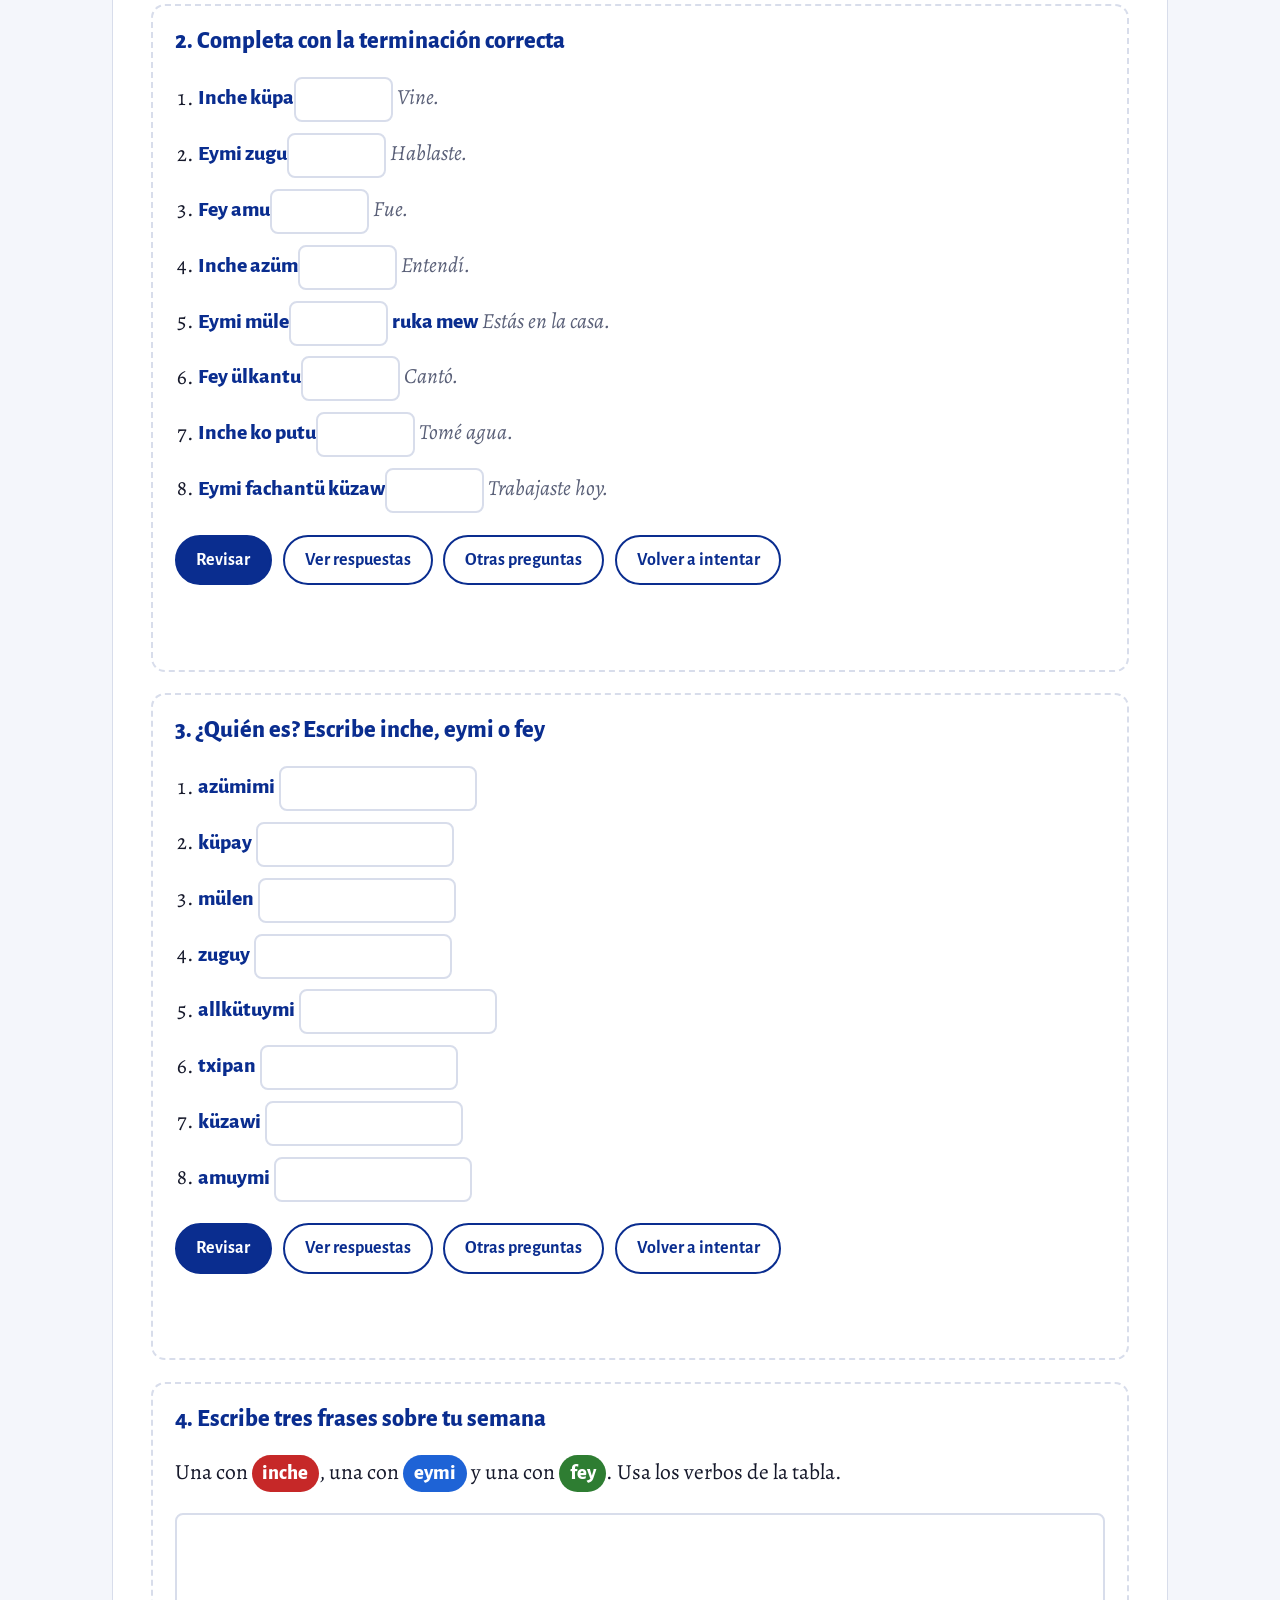
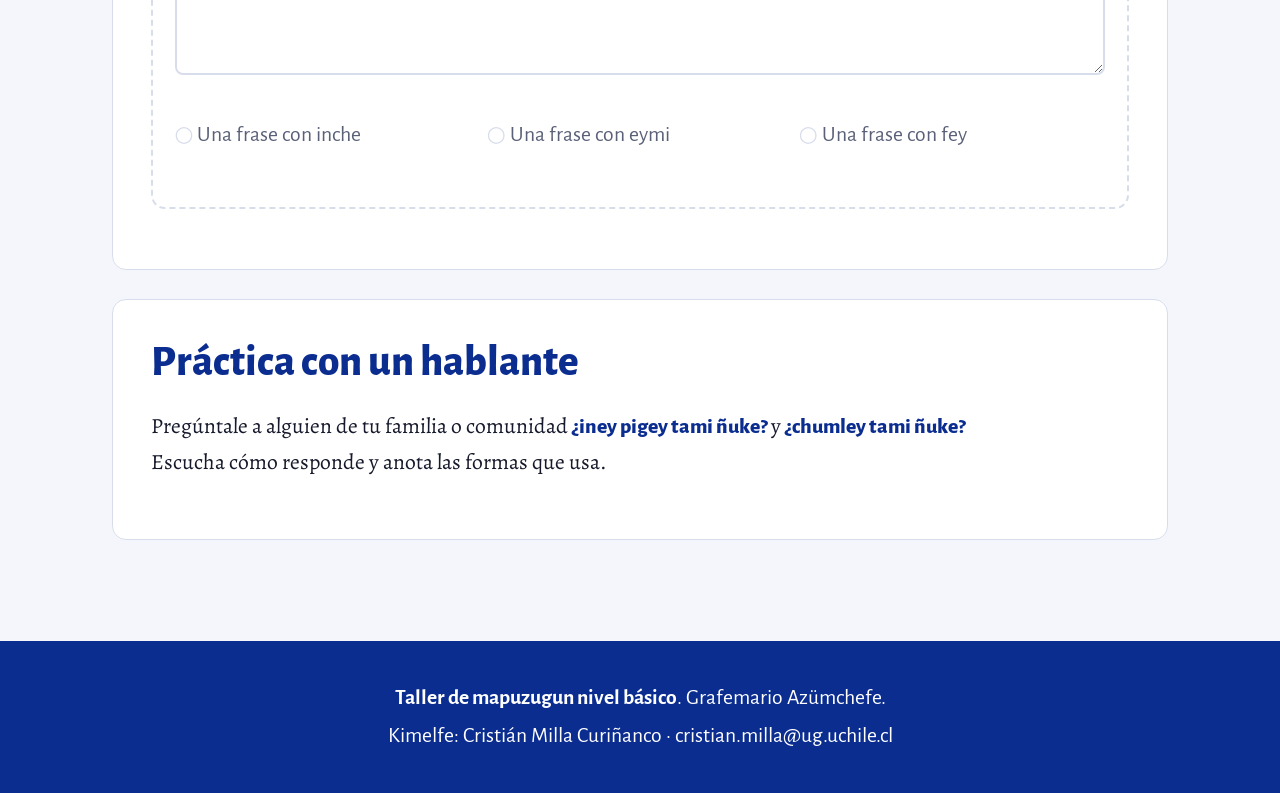
<file: guia-2.html>
<!DOCTYPE html>
<html lang="es">
<head>
<meta charset="UTF-8">
<meta name="viewport" content="width=device-width, initial-scale=1">
<title>Guía 2: inche, eymi, fey · Kimeltun mapuzugun</title>
<link rel="icon" href="data:image/svg+xml,%3Csvg xmlns=%27http://www.w3.org/2000/svg%27 viewBox=%270 0 549 554%27%3E%3Cpath fill-rule=%27evenodd%27 fill=%27%230A2D8F%27 d=%27M158%200%20158%20162%206%20164%20114%20276%200%20391%20158%20392%20158%20553%20273%20441%20386%20553%20386%20391%20388%20389%20548%20389%20440%20281%20548%20167%20388%20167%20387%206%20277%20114ZM177%2045%20277%20140%20367%2051%20369%2053%20369%20185%20504%20186%20414%20280%20503%20370%20368%20371%20367%20507%20274%20414%20177%20508%20176%20372%2045%20371%20139%20277%2050%20183%20176%20182Z%27/%3E%3C/svg%3E">
<link rel="preconnect" href="https://fonts.googleapis.com">
<link rel="preconnect" href="https://fonts.gstatic.com" crossorigin>
<link href="https://fonts.googleapis.com/css2?family=Alegreya+Sans:wght@400;500;700;800&family=Alegreya:ital,wght@0,400;0,500;1,400&display=swap" rel="stylesheet">
<link rel="stylesheet" href="estilos.css">
</head>
<body>
<header class="cab"><div class="cab-in">
  <a class="marca" href="index.html">
    <svg viewBox="0 0 549 554" aria-hidden="true"><path fill-rule="evenodd" d="M158 0 158 162 6 164 114 276 0 391 158 392 158 553 273 441 386 553 386 391 388 389 548 389 440 281 548 167 388 167 387 6 277 114ZM177 45 277 140 367 51 369 53 369 185 504 186 414 280 503 370 368 371 367 507 274 414 177 508 176 372 45 371 139 277 50 183 176 182Z"/></svg>
    <span><b>Kimeltun mapuzugun</b><small>Iney am ta inche mapuzugun mew</small></span>
  </a>
  <nav><a href="index.html">Inicio</a><a href="guia-1.html">Guía 1: chalin</a><a href="guia-2.html">Guía 2: inche, eymi, fey</a><a href="guia-3.html">Guía 3: tañi, tami, ñi</a><a href="guia-4.html">Guía 4: resumen</a><a href="clases.html">Clases</a></nav>
</div></header>
<div class="nimin"></div>

<main>
<section class="bloque"><div class="intro-guia"><div>
  <div class="faja corta" aria-hidden="true"></div>
  <h2>Guía 2: inche, eymi, fey<small>Conjugación en modo indicativo singular. Kimeltun 2 y 3.</small></h2>
  <p>En esta guía practicas cómo decir quién hace la acción. En todo el sitio cada persona tiene su color, igual que las tarjetas de clase:</p>
  <p style="font-size:1.3rem"><span class="chip p-inche">inche</span> yo, termina en <b class="suf p-inche">-n</b> &nbsp; <span class="chip p-eymi">eymi</span> tú, termina en <b class="suf p-eymi">-ymi</b> &nbsp; <span class="chip p-fey">fey</span> él / ella / elle, termina en <b class="suf p-fey">-y</b></p>
  <p class="es">Si la raíz termina en consonante: <b class="suf p-inche">-ün</b>, <b class="suf p-eymi">-imi</b>, <b class="suf p-fey">-i</b> (küzawün, küzawimi, küzawi). Escribimos con el grafemario Azümchefe, donde la <b>y</b> reemplaza a la i al final de sílaba.</p>
  <div class="acciones"><button class="btn imprimir">Guardar como PDF</button><span class="es">En la ventana de impresión, elige «Guardar como PDF».</span></div>
</div><svg class="luku" viewBox="0 0 225 360" aria-hidden="true"><use href="#luku2"/></svg></div></section>

<!-- I. QUIÉN ES QUIÉN -->
<section class="bloque">
  <h2>I. Pu che ñi zugun<small>¿Quién habla, a quién le habla y de quién habla?</small></h2>
  <div class="grid">
    <p><span class="chip p-inche">inche</span> <b>yo</b>. ¿La acción la hago yo, la persona que está hablando? <span class="mz">Inche zugun</span>: yo hablé.</p>
    <p><span class="chip p-eymi">eymi</span> <b>tú</b>. ¿La hace la persona a quien le hablo, frente a mí? <span class="mz">Eymi zuguymi</span>: tú hablaste.</p>
    <p><span class="chip p-fey">fey</span> <b>él / ella / elle</b>. ¿La hace alguien de quien hablo, que no participa? <span class="mz">Fey zuguy</span>: habló.</p>
  </div>
  <p class="nota"><b class="mz">Fey</b> no distingue género. En español necesitamos «él / ella / elle»; en mapuzugun basta con fey.</p>

  <div class="solo-web">
    <h3>El rol cambia según quién habla</h3>
    <p>Las mismas tres personas. Elige quién habla y a quién le habla, y mira cómo cambian inche, eymi y fey.</p>
    <p style="font-family:var(--sans);font-weight:700;margin-bottom:0">Habla:</p>
    <div class="selector" id="escena-habla"><button type="button">A</button><button type="button">B</button><button type="button">C</button></div>
    <p style="font-family:var(--sans);font-weight:700;margin-bottom:0">Le habla a:</p>
    <div class="selector" id="escena-oye"><button type="button">A</button><button type="button">B</button><button type="button">C</button></div>
    <div class="escena" id="escena">
      <div class="persona"><div class="cabeza">A</div><div class="rol"></div></div>
      <div class="persona"><div class="cabeza">B</div><div class="rol"></div></div>
      <div class="persona"><div class="cabeza">C</div><div class="rol"></div></div>
    </div>
    <p id="escena-texto" style="text-align:center"></p>
  </div>
</section>

<div class="faja solo-web" aria-hidden="true"></div>
<!-- II. CHUMLEIMI -->
<section class="bloque">
  <h2>II. ¿Chumleymi? ¿Chumley?<small>Preguntar cómo está alguien</small></h2>
  <p>La pregunta es la misma: <b class="mz">chum</b> (cómo) + <b class="mz">le</b> (estado). Lo único que cambia es la terminación, según a quién le preguntas.</p>
  <div class="pregunta-par">
    <div class="par p-eymi">
      <span class="es">Le pregunto a quien tengo al frente</span>
      <div class="q">¿Chumle<span class="suf p-eymi">ymi</span>?</div>
      <div class="q" style="font-size:1.1rem">chum + le + <span class="suf p-eymi">ymi</span> <span class="es">¿cómo estás?</span></div>
      <div class="flecha">responde desde inche ↓</div>
      <div class="q">Kümelkale<span class="suf p-inche">n</span>.</div><span class="es">Estoy bien.</span>
    </div>
    <div class="par p-fey">
      <span class="es">Pregunto por otra persona, que no está en la conversación</span>
      <div class="q">¿Chumle<span class="suf p-fey">y</span> Pedro?</div>
      <div class="q" style="font-size:1.1rem">chum + le + <span class="suf p-fey">y</span> <span class="es">¿cómo está?</span></div>
      <div class="flecha">responde con fey ↓</div>
      <div class="q">Kümelkale<span class="suf p-fey">y</span>.</div><span class="es">Está bien.</span>
    </div>
  </div>
  <div class="ej" data-gen="chum">
    <h3>1. Elige la forma correcta</h3>
    <ol>
      <li>Le preguntas a tu lamgen cómo está. <select data-r="chumleymi"><option value="">—</option><option>chumleymi</option><option>chumley</option><option>kümelkalen</option><option>kümelkaley</option></select></li>
      <li>Preguntas cómo está tu mamá. <select data-r="chumley"><option value="">—</option><option>chumleymi</option><option>chumley</option><option>kümelkalen</option><option>kümelkaley</option></select></li>
      <li>Respondes que tú estás bien. <select data-r="kümelkalen"><option value="">—</option><option>chumleymi</option><option>chumley</option><option>kümelkalen</option><option>kümelkaley</option></select></li>
      <li>Respondes que ella está bien. <select data-r="kümelkaley"><option value="">—</option><option>chumleymi</option><option>chumley</option><option>kümelkalen</option><option>kümelkaley</option></select></li>
    </ol>
    <div class="acciones"><button class="btn revisar">Revisar</button><button class="btn sec ver">Ver respuestas</button></div><p class="fb"></p>
  </div>
</section>

<!-- III. PIGEN -->
<section class="bloque">
  <h2>III. Pigen, pigeymi, pigey<small>Decir y preguntar nombres</small></h2>
  <div class="tabla-wrap"><table>
    <tr><th>Persona</th><th>Pregunta</th><th>Respuesta</th></tr>
    <tr><td><span class="chip p-inche">inche</span></td><td class="es">—</td><td><span class="mz">Inche Cristian pige<span class="suf p-inche">n</span>.</span><br><span class="es">Me llamo Cristian.</span></td></tr>
    <tr><td><span class="chip p-eymi">eymi</span></td><td><span class="mz">¿Iney pige<span class="suf p-eymi">ymi</span>?</span><br><span class="es">¿Cómo te llamas?</span></td><td><span class="mz">Eymi Ayelen pige<span class="suf p-eymi">ymi</span>.</span><br><span class="es">Tú te llamas Ayelen.</span></td></tr>
    <tr><td><span class="chip p-fey">fey</span></td><td><span class="mz">¿Iney pige<span class="suf p-fey">y</span>?</span><br><span class="es">¿Cómo se llama?</span></td><td><span class="mz">Fey Pedro pige<span class="suf p-fey">y</span>.</span><br><span class="es">Él se llama Pedro.</span></td></tr>
  </table></div>

  <div class="traductor solo-web">
    <h3>¿Iney pigey tami ñuke?</h3>
    <p>Elige a una persona de tu familia, escribe su nombre y elige la forma del verbo.</p>
    <div class="acciones" style="margin-top:0">
      <label>Persona <select id="pg-quien">
        <option value="ñuke|mamá">ñuke (mamá)</option><option value="chaw|papá">chaw (papá)</option>
        <option value="lamgen|hermana o hermano">lamgen (hermana o hermano)</option><option value="wenüy|amiga o amigo">wenüy (amiga o amigo)</option>
      </select></label>
      <label>Nombre <input id="pg-nombre" class="medio" value="Javiera"></label>
    </div>
    <p id="pg-pregunta" class="frase-grande" style="font-size:1.4rem"></p>
    <div class="selector" id="pg-forma"><button type="button">pigen</button><button type="button">pigeymi</button><button type="button">pigey</button></div>
    <div id="pg-salida" aria-live="polite"></div>
  </div>
  <p class="nota"><b class="mz">Tañi</b> = mi, <b class="mz">tami</b> = tu. Los posesivos los veremos en las próximas clases; por ahora úsalos como parte de la frase: <span class="mz">Tañi ñuke ______ pigey.</span></p>
</section>

<div class="faja solo-web" aria-hidden="true"></div>
<!-- IV. VERBOS -->
<section class="bloque">
  <h2>IV. Kiñeke nemül<small>Muchos verbos para conjugar</small></h2>
  <p>Quitamos la terminación del verbo y agregamos la de quien hace la acción. Si la raíz termina en consonante, inche lleva <b class="suf p-inche">-ün</b>: azüm<b class="suf p-inche">ün</b>, azüm<b class="suf p-eymi">imi</b>, azüm<b class="suf p-fey">i</b>. Si termina en vocal: zugu<b class="suf p-inche">n</b>, zugu<b class="suf p-eymi">ymi</b>, zugu<b class="suf p-fey">y</b>.</p>
  <div class="solo-web">
    <div class="acciones" style="margin-top:0"><input id="banco-busca" class="medio" placeholder="Buscar verbo o significado" aria-label="Buscar verbo" style="flex:1;max-width:22rem"><span class="es" id="banco-cuenta"></span></div>
    <div class="banco-cats" id="banco-cats"></div>
    <div class="banco" id="banco"></div>
    <p id="conj-raiz" style="margin-top:1rem"></p>
    <div class="conj" id="conj-filas"></div>
  </div>
  <p class="nota"><b>¿Hablé o hablo?</b> Sin marca de tiempo, los verbos de acción se entienden como acción realizada (<span class="mz">zugun</span> = hablé). Los verbos de estado se entienden en presente (<span class="mz">mülen</span> = estoy).<br><b>Truco:</b> <b class="suf p-inche">-n</b> suena a «inche», <b class="suf p-eymi">-ymi</b> termina como «eymi», y <b class="suf p-fey">-y</b> es la más corta, para quien no está en la conversación.</p>
  <p class="nota aviso">Las formas se generan con la regla del taller. Algunos verbos pueden tener formas propias en el habla (por ejemplo, verbos cuya raíz termina en i, que por eso no aparecen aquí). Ante la duda, pregunta a tu kimelfe o a un hablante.</p>
  <h3>Los diez verbos del Kimeltun 3</h3>
  <div class="tabla-wrap"><table>
    <thead><tr><th>Verbo</th><th>inche · yo</th><th>eymi · tú</th><th>fey · él / ella / elle</th></tr></thead>
    <tbody id="tabla-verbos"></tbody>
  </table></div>
  <details><summary>Para más adelante: dual y plural</summary>
    <div class="tabla-wrap"><table>
      <tr><th></th><th>Pronombre</th><th>Sufijo</th><th>Ejemplo</th><th>Traducción</th></tr>
      <tr><td rowspan="3">Dos personas</td><td class="mz">iñchiw</td><td>-yu</td><td class="mz">zuguyu</td><td>hablamos los dos</td></tr>
      <tr><td class="mz">eymu</td><td>-ymu</td><td class="mz">zuguymu</td><td>hablaron ustedes dos</td></tr>
      <tr><td class="mz">feyegu</td><td>-ygu</td><td class="mz">zuguygu</td><td>hablaron ellas o ellos dos</td></tr>
      <tr><td rowspan="3">Más de dos</td><td class="mz">iñchiñ</td><td>-iñ</td><td class="mz">zuguiñ</td><td>hablamos</td></tr>
      <tr><td class="mz">eymün</td><td>-ymün</td><td class="mz">zuguymün</td><td>hablaron ustedes</td></tr>
      <tr><td class="mz">feyegün</td><td>-ygün</td><td class="mz">zuguygün</td><td>hablaron ellas o ellos</td></tr>
    </table></div>
  </details>
</section>

<!-- V. PRÁCTICA -->
<section class="bloque">
  <h2>V. Awkantun<small>Juegos y ejercicios</small></h2>
  <div class="solo-web">
    <h3>Semáforo: ¿inche, eymi o fey?</h3>
    <div class="semaforo" id="semaforo">
      <div class="sem-palabra" id="sem-palabra" aria-live="polite"></div>
      <div class="sem-botones">
        <button type="button" class="p-inche">inche<small>yo · -n</small></button>
        <button type="button" class="p-eymi">eymi<small>tú · -ymi / -imi</small></button>
        <button type="button" class="p-fey">fey<small>él / ella / elle · -y / -i</small></button>
      </div>
      <p class="fb" id="sem-fb"></p>
      <p class="marcador" id="sem-marcador">También puedes usar las teclas 1, 2 y 3.</p>
    </div>
    <div class="ej" id="conjuga">
      <h3>Conjuga tú</h3>
      <p>Escribe la forma completa. Cada vez que presiones «Otros verbos» aparecen verbos nuevos.</p>
      <ol id="conjuga-lista"></ol>
      <div class="acciones"><button class="btn revisar">Revisar</button><button class="btn sec ver">Ver respuestas</button><button class="btn sec" type="button" id="conjuga-otros">Otros verbos</button></div><p class="fb"></p>
    </div>
  </div>
  <div class="ej" data-gen="terminacion">
    <h3>2. Completa con la terminación correcta</h3>
    <ol>
      <li><span class="mz">Inche küpa</span><input class="corto" data-r="n"> <span class="es">Vine.</span></li>
      <li><span class="mz">Eymi zugu</span><input class="corto" data-r="ymi"> <span class="es">Hablaste.</span></li>
      <li><span class="mz">Fey amu</span><input class="corto" data-r="y"> <span class="es">Fue.</span></li>
      <li><span class="mz">Inche azüm</span><input class="corto" data-r="ün"> <span class="es">Entendí.</span></li>
      <li><span class="mz">Eymi müle</span><input class="corto" data-r="ymi"> <span class="mz">ruka mew</span> <span class="es">Estás en la casa.</span></li>
      <li><span class="mz">Fey ülkantu</span><input class="corto" data-r="y"> <span class="es">Cantó.</span></li>
      <li><span class="mz">Inche ko putu</span><input class="corto" data-r="n"> <span class="es">Tomé agua.</span></li>
      <li><span class="mz">Eymi fachantü küzaw</span><input class="corto" data-r="imi"> <span class="es">Trabajaste hoy.</span></li>
    </ol>
    <div class="acciones"><button class="btn revisar">Revisar</button><button class="btn sec ver">Ver respuestas</button></div><p class="fb"></p>
  </div>

  <div class="ej" data-gen="quien">
    <h3>3. ¿Quién es? Escribe inche, eymi o fey</h3>
    <ol>
      <li><span class="mz">azümimi</span> <input class="medio" data-r="eymi"></li>
      <li><span class="mz">küpay</span> <input class="medio" data-r="fey"></li>
      <li><span class="mz">mülen</span> <input class="medio" data-r="inche"></li>
      <li><span class="mz">zuguy</span> <input class="medio" data-r="fey"></li>
      <li><span class="mz">allkütuymi</span> <input class="medio" data-r="eymi"></li>
      <li><span class="mz">txipan</span> <input class="medio" data-r="inche"></li>
      <li><span class="mz">küzawi</span> <input class="medio" data-r="fey"></li>
      <li><span class="mz">amuymi</span> <input class="medio" data-r="eymi"></li>
    </ol>
    <div class="acciones"><button class="btn revisar">Revisar</button><button class="btn sec ver">Ver respuestas</button></div><p class="fb"></p>
  </div>

  <div class="ej">
    <h3>4. Escribe tres frases sobre tu semana</h3>
    <p>Una con <span class="chip p-inche">inche</span>, una con <span class="chip p-eymi">eymi</span> y una con <span class="chip p-fey">fey</span>. Usa los verbos de la tabla.</p>
    <textarea data-check="#check-frases" aria-label="Tus tres frases"></textarea>
    <ul class="lista-check solo-web" id="check-frases">
      <li data-k="inche">Una frase con inche</li>
      <li data-k="eymi|eimi">Una frase con eymi</li>
      <li data-k="fey">Una frase con fey</li>
    </ul>
  </div>
</section>

<section class="bloque">
  <h2>Práctica con un hablante</h2>
  <p>Pregúntale a alguien de tu familia o comunidad <b class="mz">¿iney pigey tami ñuke?</b> y <b class="mz">¿chumley tami ñuke?</b> Escucha cómo responde y anota las formas que usa.</p>
  <details class="solo-print"><summary>Solucionario</summary>
    <p>Solucionario de las preguntas iniciales (en la web, «Otras preguntas» crea nuevas). 1) chumleymi, chumley, kümelkalen, kümelkaley. 2) küpan, zuguymi, amuy, azümün, müleymi, ülkantuy, putun, küzawimi. 3) eymi, fey, inche, fey, eymi, inche, fey, eymi.</p>
  </details>
</section>
</main>

<footer class="pie">
  <p><b>Taller de mapuzugun nivel básico</b>. Grafemario Azümchefe.</p>
  <p>Kimelfe: Cristián Milla Curiñanco · cristian.milla@ug.uchile.cl</p>
</footer>
<script src="app.js"></script>
</body>
</html>
</file>
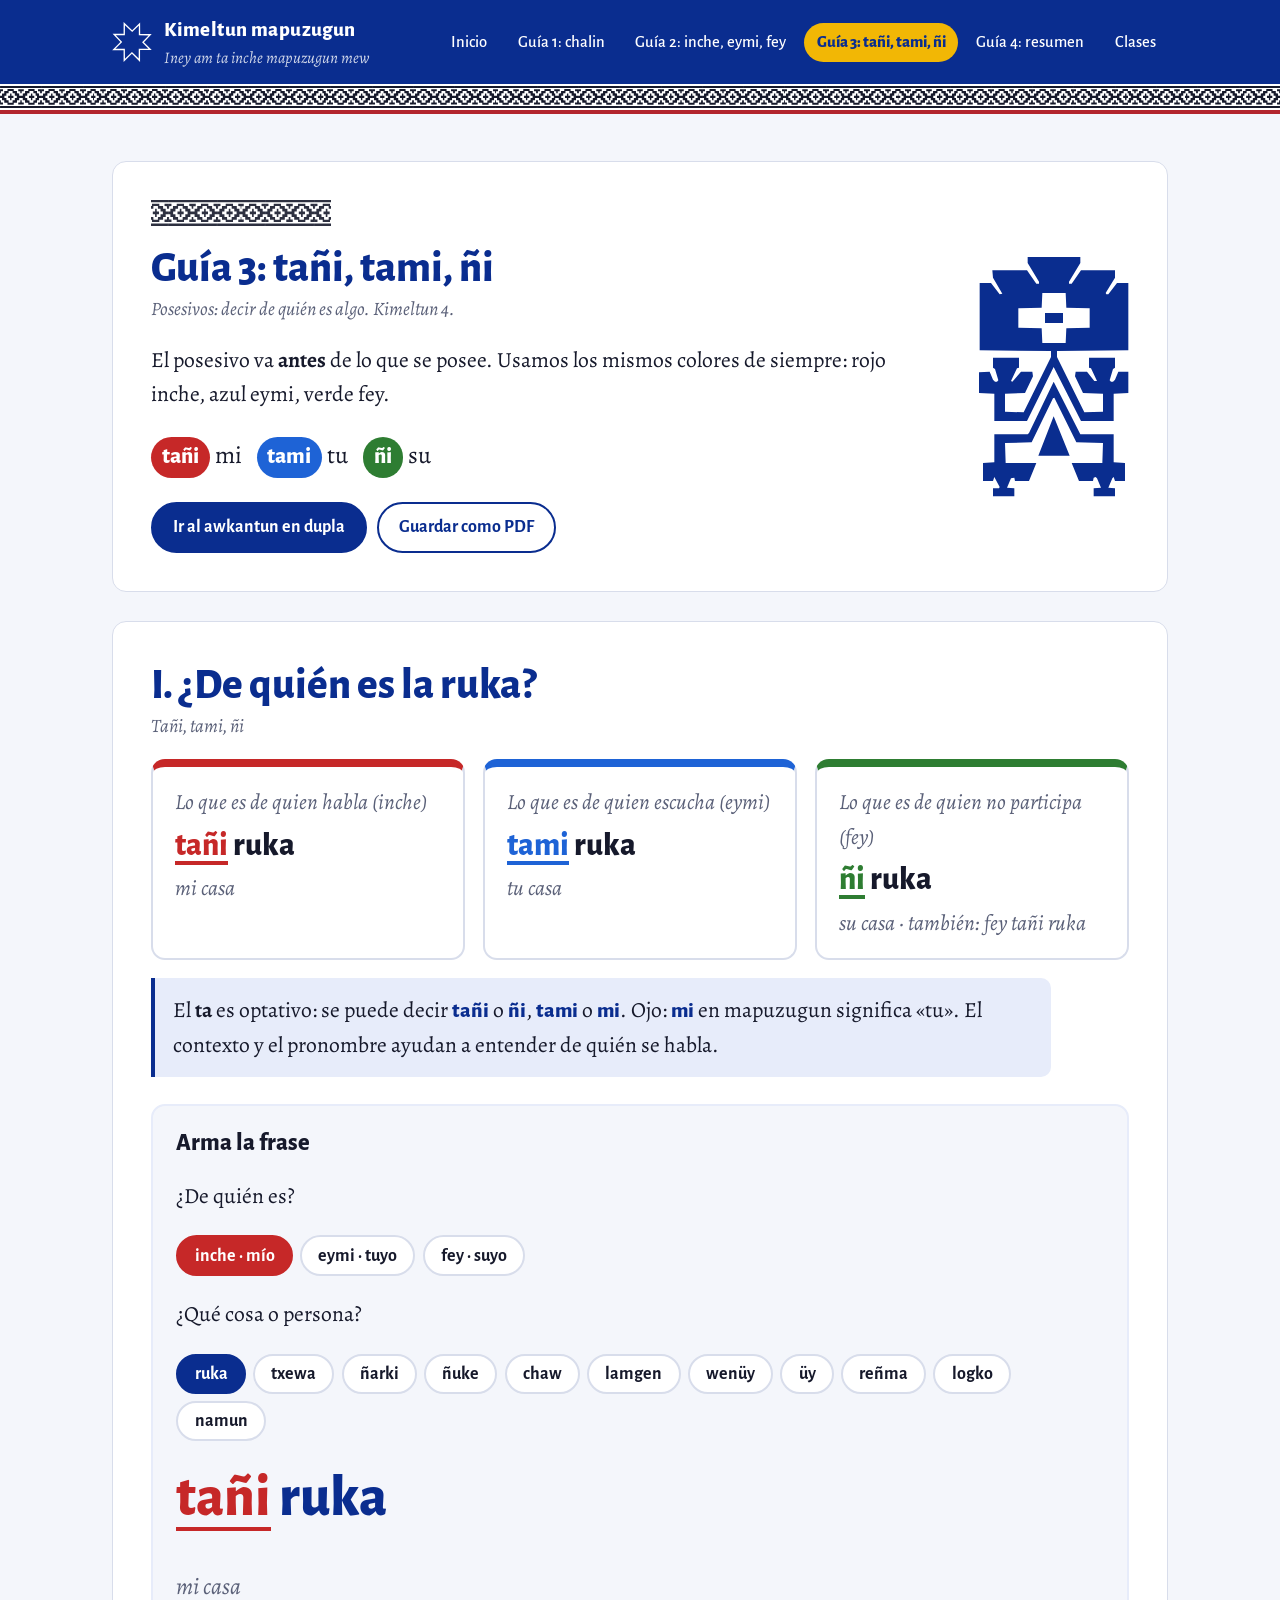
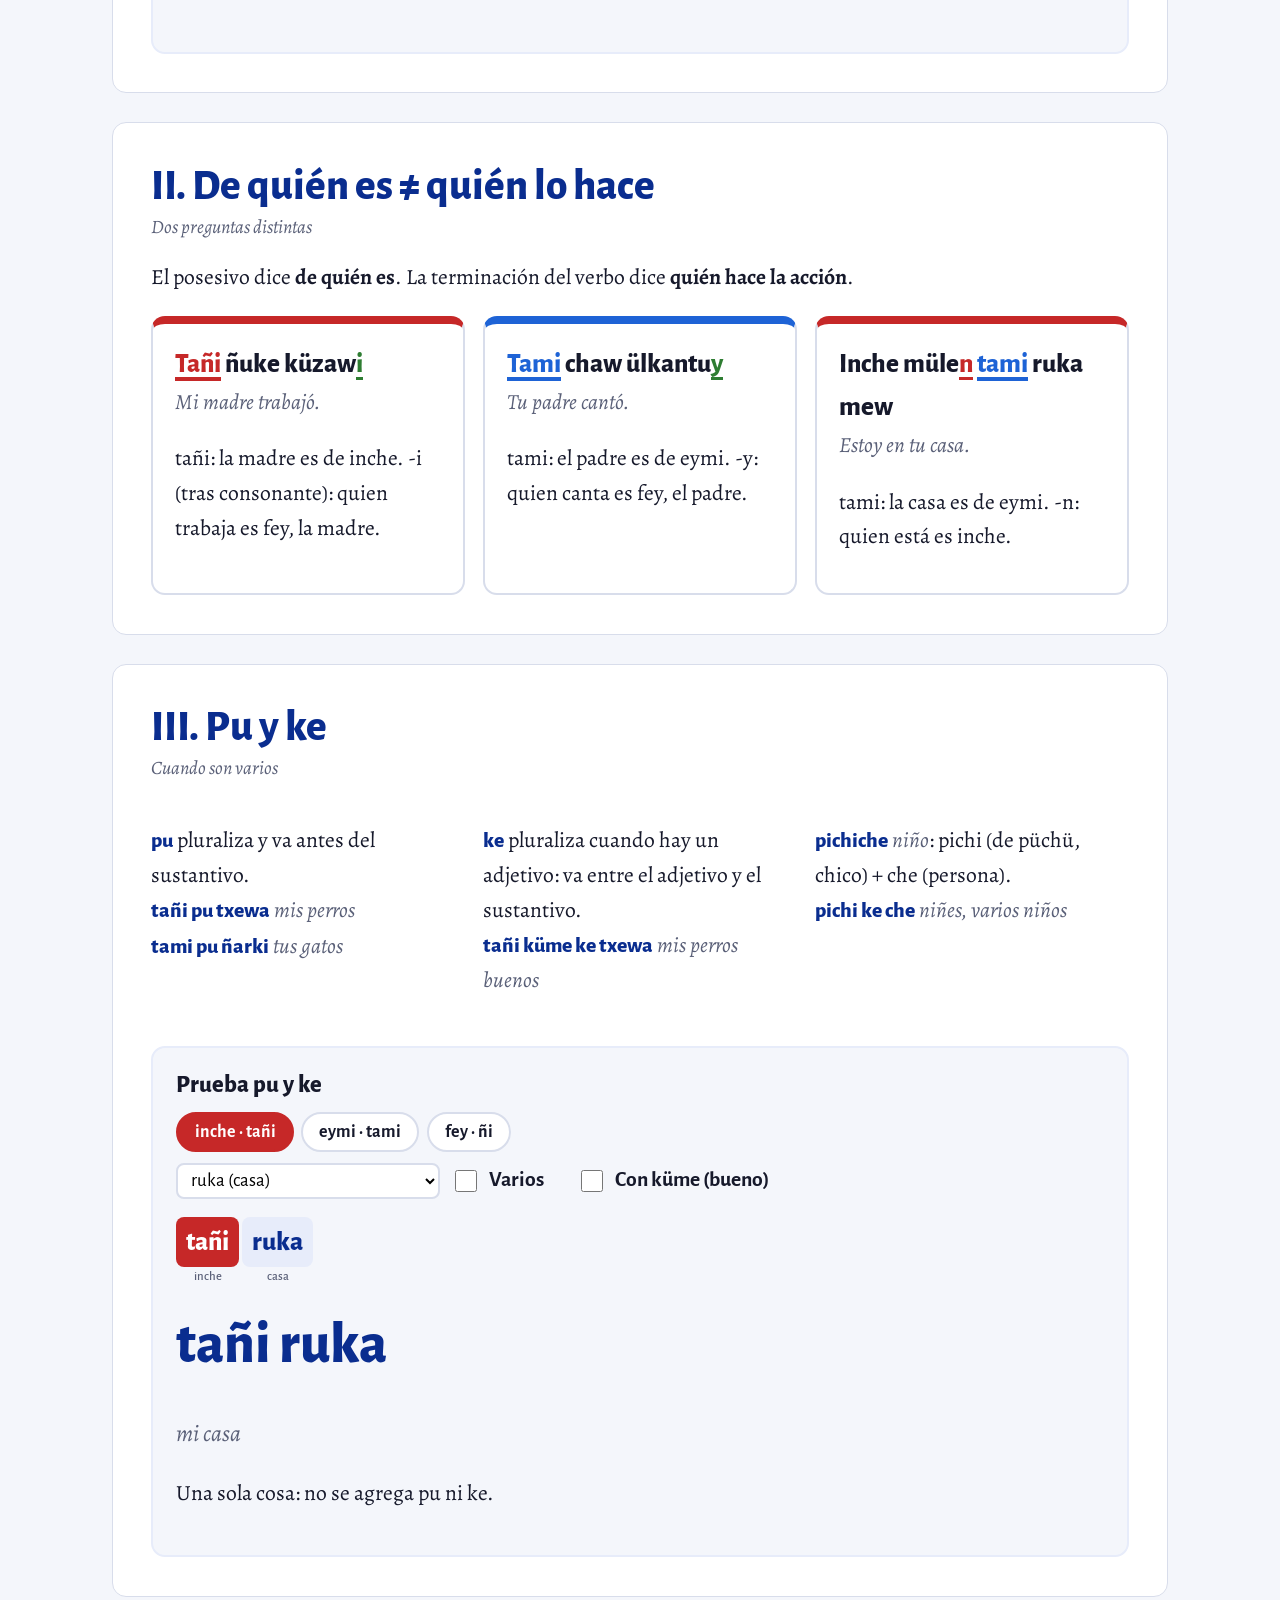
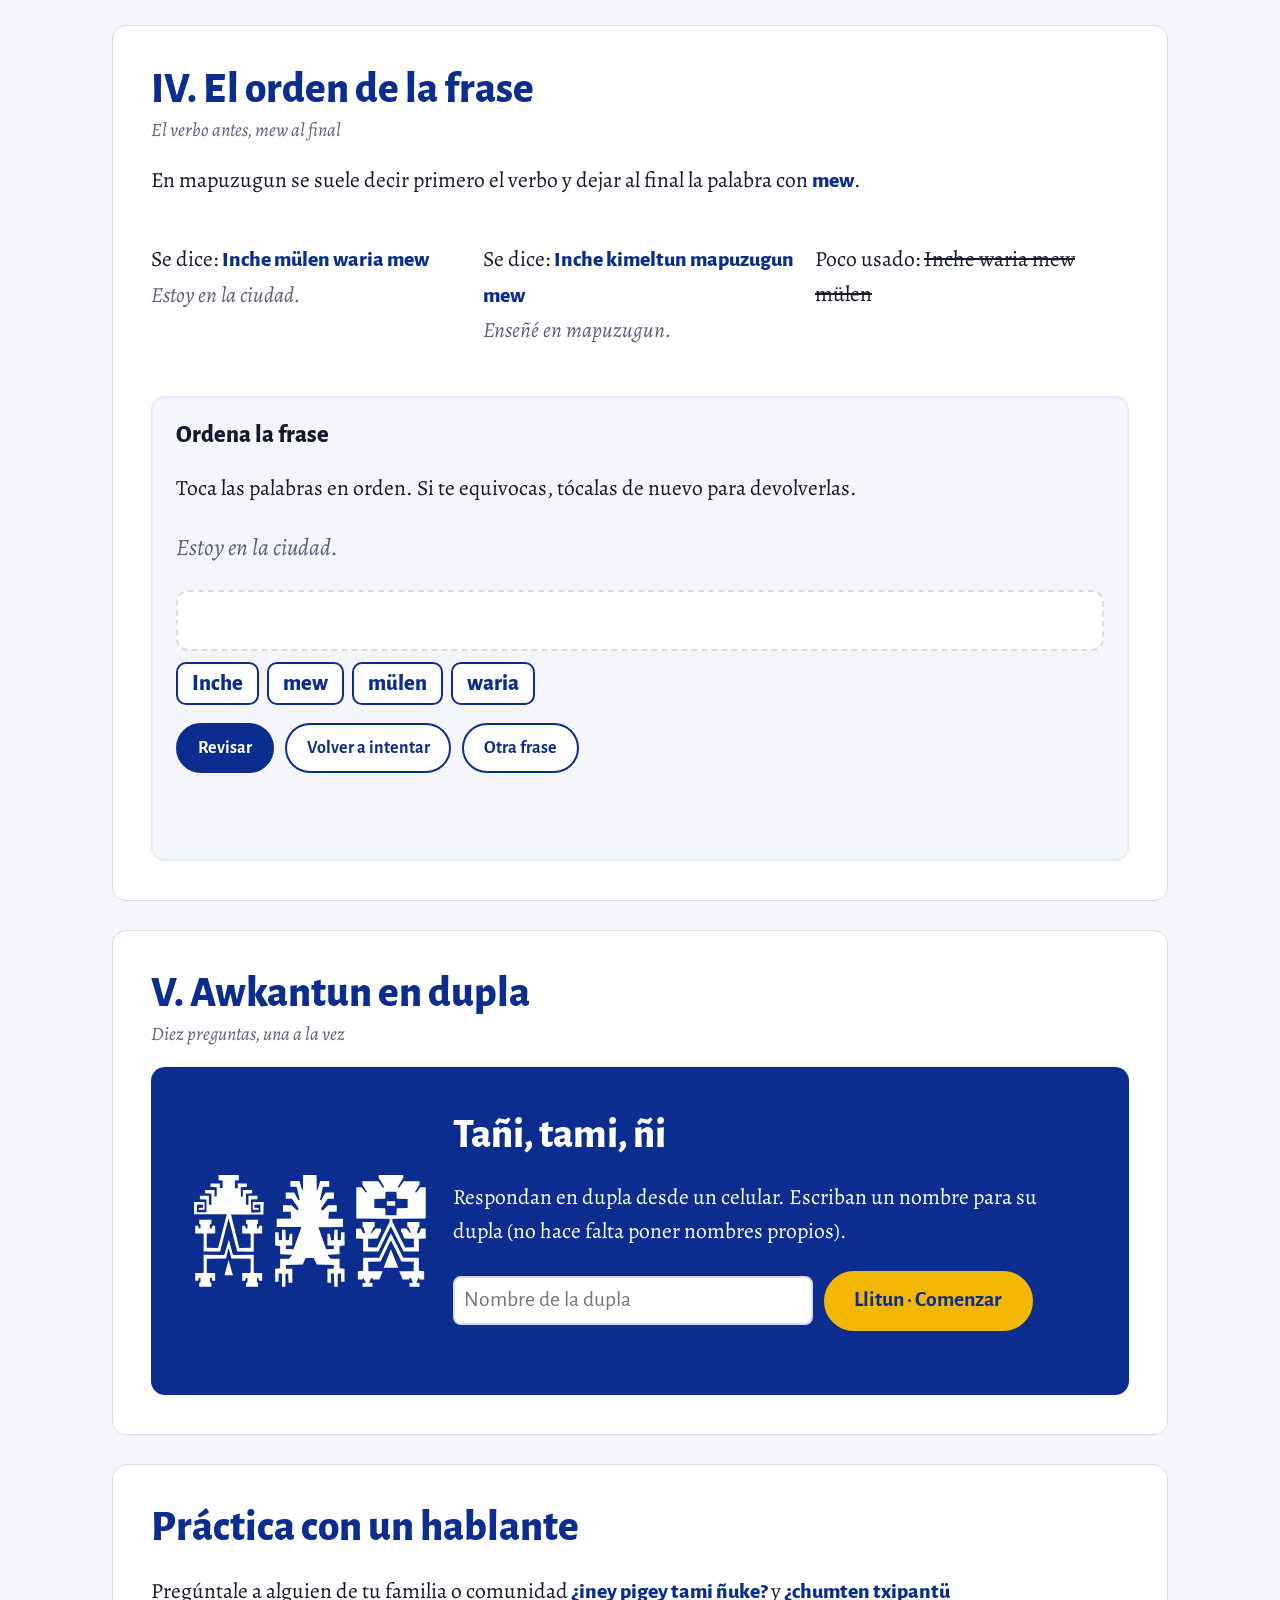
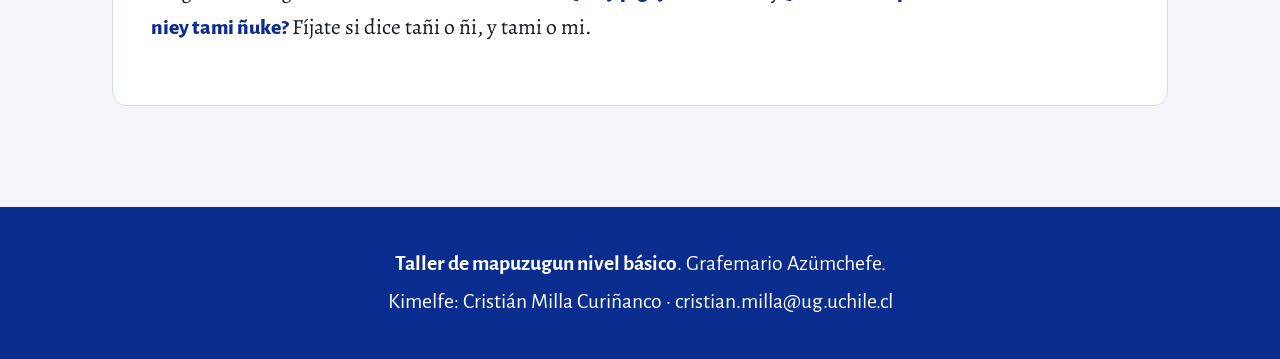
<file: guia-3.html>
<!DOCTYPE html>
<html lang="es">
<head>
<meta charset="UTF-8">
<meta name="viewport" content="width=device-width, initial-scale=1">
<title>Guía 3: tañi, tami, ñi · Kimeltun mapuzugun</title>
<link rel="icon" href="data:image/svg+xml,%3Csvg xmlns=%27http://www.w3.org/2000/svg%27 viewBox=%270 0 549 554%27%3E%3Cpath fill-rule=%27evenodd%27 fill=%27%230A2D8F%27 d=%27M158%200%20158%20162%206%20164%20114%20276%200%20391%20158%20392%20158%20553%20273%20441%20386%20553%20386%20391%20388%20389%20548%20389%20440%20281%20548%20167%20388%20167%20387%206%20277%20114ZM177%2045%20277%20140%20367%2051%20369%2053%20369%20185%20504%20186%20414%20280%20503%20370%20368%20371%20367%20507%20274%20414%20177%20508%20176%20372%2045%20371%20139%20277%2050%20183%20176%20182Z%27/%3E%3C/svg%3E">
<link rel="preconnect" href="https://fonts.googleapis.com">
<link rel="preconnect" href="https://fonts.gstatic.com" crossorigin>
<link href="https://fonts.googleapis.com/css2?family=Alegreya+Sans:wght@400;500;700;800&family=Alegreya:ital,wght@0,400;0,500;1,400&display=swap" rel="stylesheet">
<link rel="stylesheet" href="estilos.css">
</head>
<body>
<header class="cab"><div class="cab-in">
  <a class="marca" href="index.html">
    <svg viewBox="0 0 549 554" aria-hidden="true"><path fill-rule="evenodd" d="M158 0 158 162 6 164 114 276 0 391 158 392 158 553 273 441 386 553 386 391 388 389 548 389 440 281 548 167 388 167 387 6 277 114ZM177 45 277 140 367 51 369 53 369 185 504 186 414 280 503 370 368 371 367 507 274 414 177 508 176 372 45 371 139 277 50 183 176 182Z"/></svg>
    <span><b>Kimeltun mapuzugun</b><small>Iney am ta inche mapuzugun mew</small></span>
  </a>
  <nav><a href="index.html">Inicio</a><a href="guia-1.html">Guía 1: chalin</a><a href="guia-2.html">Guía 2: inche, eymi, fey</a><a href="guia-3.html">Guía 3: tañi, tami, ñi</a><a href="guia-4.html">Guía 4: resumen</a><a href="clases.html">Clases</a></nav>
</div></header>
<div class="nimin"></div>

<main>
<section class="bloque"><div class="intro-guia"><div>
  <div class="faja corta" aria-hidden="true"></div>
  <h2>Guía 3: tañi, tami, ñi<small>Posesivos: decir de quién es algo. Kimeltun 4.</small></h2>
  <p>El posesivo va <b>antes</b> de lo que se posee. Usamos los mismos colores de siempre: rojo inche, azul eymi, verde fey.</p>
  <p style="font-size:1.35rem"><span class="chip p-inche">tañi</span> mi &nbsp; <span class="chip p-eymi">tami</span> tu &nbsp; <span class="chip p-fey">ñi</span> su</p>
  <div class="acciones"><a class="btn" href="#awkantun">Ir al awkantun en dupla</a><button class="btn sec imprimir">Guardar como PDF</button></div>
</div><svg class="luku" viewBox="0 0 225 360" aria-hidden="true"><use href="#luku3"/></svg></div></section>

<!-- I -->
<section class="bloque">
  <h2>I. ¿De quién es la ruka?<small>Tañi, tami, ñi</small></h2>
  <div class="pregunta-par">
    <div class="par p-inche"><span class="es">Lo que es de quien habla (inche)</span><div class="q"><span class="pos p-inche">tañi</span> ruka</div><span class="es">mi casa</span></div>
    <div class="par p-eymi"><span class="es">Lo que es de quien escucha (eymi)</span><div class="q"><span class="pos p-eymi">tami</span> ruka</div><span class="es">tu casa</span></div>
    <div class="par p-fey"><span class="es">Lo que es de quien no participa (fey)</span><div class="q"><span class="pos p-fey">ñi</span> ruka</div><span class="es">su casa · también: fey tañi ruka</span></div>
  </div>
  <p class="nota">El <b>ta</b> es optativo: se puede decir <b class="mz">tañi</b> o <b class="mz">ñi</b>, <b class="mz">tami</b> o <b class="mz">mi</b>. Ojo: <b class="mz">mi</b> en mapuzugun significa «tu». El contexto y el pronombre ayudan a entender de quién se habla.</p>
  <div class="traductor solo-web">
    <h3>Arma la frase</h3>
    <p>¿De quién es?</p>
    <div class="selector" id="pos-persona"><button type="button" class="p-inche" aria-pressed="true">inche · mío</button><button type="button" class="p-eymi">eymi · tuyo</button><button type="button" class="p-fey">fey · suyo</button></div>
    <p>¿Qué cosa o persona?</p>
    <div class="selector" id="pos-cosa"></div>
    <div id="pos-salida" aria-live="polite"></div>
  </div>
</section>

<!-- II -->
<section class="bloque">
  <h2>II. De quién es ≠ quién lo hace<small>Dos preguntas distintas</small></h2>
  <p>El posesivo dice <b>de quién es</b>. La terminación del verbo dice <b>quién hace la acción</b>.</p>
  <div class="dos-preg">
    <div class="par" style="--c:var(--inche)"><div class="q"><span class="pos p-inche">Tañi</span> ñuke küzaw<span class="suf p-fey">i</span></div><span class="es">Mi madre trabajó.</span><p>tañi: la madre es de inche. -i (tras consonante): quien trabaja es fey, la madre.</p></div>
    <div class="par" style="--c:var(--eymi)"><div class="q"><span class="pos p-eymi">Tami</span> chaw ülkantu<span class="suf p-fey">y</span></div><span class="es">Tu padre cantó.</span><p>tami: el padre es de eymi. -y: quien canta es fey, el padre.</p></div>
    <div class="par" style="--c:var(--inche)"><div class="q">Inche müle<span class="suf p-inche">n</span> <span class="pos p-eymi">tami</span> ruka mew</div><span class="es">Estoy en tu casa.</span><p>tami: la casa es de eymi. -n: quien está es inche.</p></div>
  </div>
</section>

<!-- III -->
<section class="bloque">
  <h2>III. Pu y ke<small>Cuando son varios</small></h2>
  <div class="grid">
    <p><b class="mz">pu</b> pluraliza y va antes del sustantivo.<br><span class="mz">tañi pu txewa</span> <span class="es">mis perros</span><br><span class="mz">tami pu ñarki</span> <span class="es">tus gatos</span></p>
    <p><b class="mz">ke</b> pluraliza cuando hay un adjetivo: va entre el adjetivo y el sustantivo.<br><span class="mz">tañi küme ke txewa</span> <span class="es">mis perros buenos</span></p>
    <p><b class="mz">pichiche</b> <span class="es">niño</span>: pichi (de püchü, chico) + che (persona).<br><b class="mz">pichi ke che</b> <span class="es">niñes, varios niños</span></p>
  </div>
  <div class="traductor solo-web">
    <h3>Prueba pu y ke</h3>
    <div class="selector" id="pk-persona"><button type="button" class="p-inche" aria-pressed="true">inche · tañi</button><button type="button" class="p-eymi">eymi · tami</button><button type="button" class="p-fey">fey · ñi</button></div>
    <div class="acciones" style="margin-top:.4rem">
      <select id="pk-cosa" aria-label="Sustantivo"></select>
      <label class="interruptor"><input type="checkbox" id="pk-pu"> Varios</label>
      <label class="interruptor"><input type="checkbox" id="pk-kume"> Con küme (bueno)</label>
    </div>
    <div id="pk-salida" aria-live="polite"></div>
  </div>
</section>

<!-- IV -->
<section class="bloque">
  <h2>IV. El orden de la frase<small>El verbo antes, mew al final</small></h2>
  <p>En mapuzugun se suele decir primero el verbo y dejar al final la palabra con <b class="mz">mew</b>.</p>
  <div class="grid">
    <p>Se dice: <b class="mz">Inche mülen waria mew</b><br><span class="es">Estoy en la ciudad.</span></p>
    <p>Se dice: <b class="mz">Inche kimeltun mapuzugun mew</b><br><span class="es">Enseñé en mapuzugun.</span></p>
    <p>Poco usado: <span style="text-decoration:line-through">Inche waria mew mülen</span></p>
  </div>
  <div class="traductor solo-web" id="ordenar">
    <h3>Ordena la frase</h3>
    <p>Toca las palabras en orden. Si te equivocas, tócalas de nuevo para devolverlas.</p>
    <p class="es" id="ord-es" style="font-size:1.3rem"></p>
    <div class="orden-frase" id="ord-frase"></div>
    <div class="palabras" id="ord-palabras"></div>
    <div class="acciones"><button class="btn" type="button" id="ord-revisar">Revisar</button><button class="btn sec" type="button" id="ord-reintentar">Volver a intentar</button><button class="btn sec" type="button" id="ord-otra">Otra frase</button></div>
    <p class="fb" id="ord-fb"></p>
  </div>
</section>

<!-- V -->
<section class="bloque solo-web" id="awkantun">
  <h2>V. Awkantun en dupla<small>Diez preguntas, una a la vez</small></h2>
  <div class="inicio-quiz">
    <div class="lukus" aria-hidden="true"><svg viewBox="0 0 225 360"><use href="#luku1"/></svg><svg viewBox="0 0 225 360"><use href="#luku2"/></svg><svg viewBox="0 0 225 360"><use href="#luku3"/></svg></div>
    <div>
      <h3>Tañi, tami, ñi</h3>
      <p>Respondan en dupla desde un celular. Escriban un nombre para su dupla (no hace falta poner nombres propios).</p>
      <div class="acciones" style="margin-top:.4rem"><input id="quiz-dupla" placeholder="Nombre de la dupla" aria-label="Nombre de la dupla" maxlength="40"><button class="btn" type="button" id="quiz-llitun">Llitun · Comenzar</button></div>
      <p id="quiz-aviso" style="color:var(--choz);font-family:var(--sans);font-weight:700"></p>
    </div>
  </div>
</section>

<section class="bloque">
  <h2>Práctica con un hablante</h2>
  <p>Pregúntale a alguien de tu familia o comunidad <b class="mz">¿iney pigey tami ñuke?</b> y <b class="mz">¿chumten txipantü niey tami ñuke?</b> Fíjate si dice tañi o ñi, y tami o mi.</p>
</section>
</main>

<div class="quiz" id="quiz" role="dialog" aria-modal="true" aria-label="Awkantun en dupla">
  <div class="quiz-cab"><span>Awkantun · <span id="quiz-cont"></span></span><button type="button" id="quiz-cerrar">Cerrar ✕</button></div>
  <div class="barra"><i></i></div>
  <div class="quiz-cuerpo"></div>
</div>
</main>

<footer class="pie">
  <p><b>Taller de mapuzugun nivel básico</b>. Grafemario Azümchefe.</p>
  <p>Kimelfe: Cristián Milla Curiñanco · cristian.milla@ug.uchile.cl</p>
</footer>
<script src="config.js"></script>
<script src="app.js"></script>
</body>
</html>
</file>
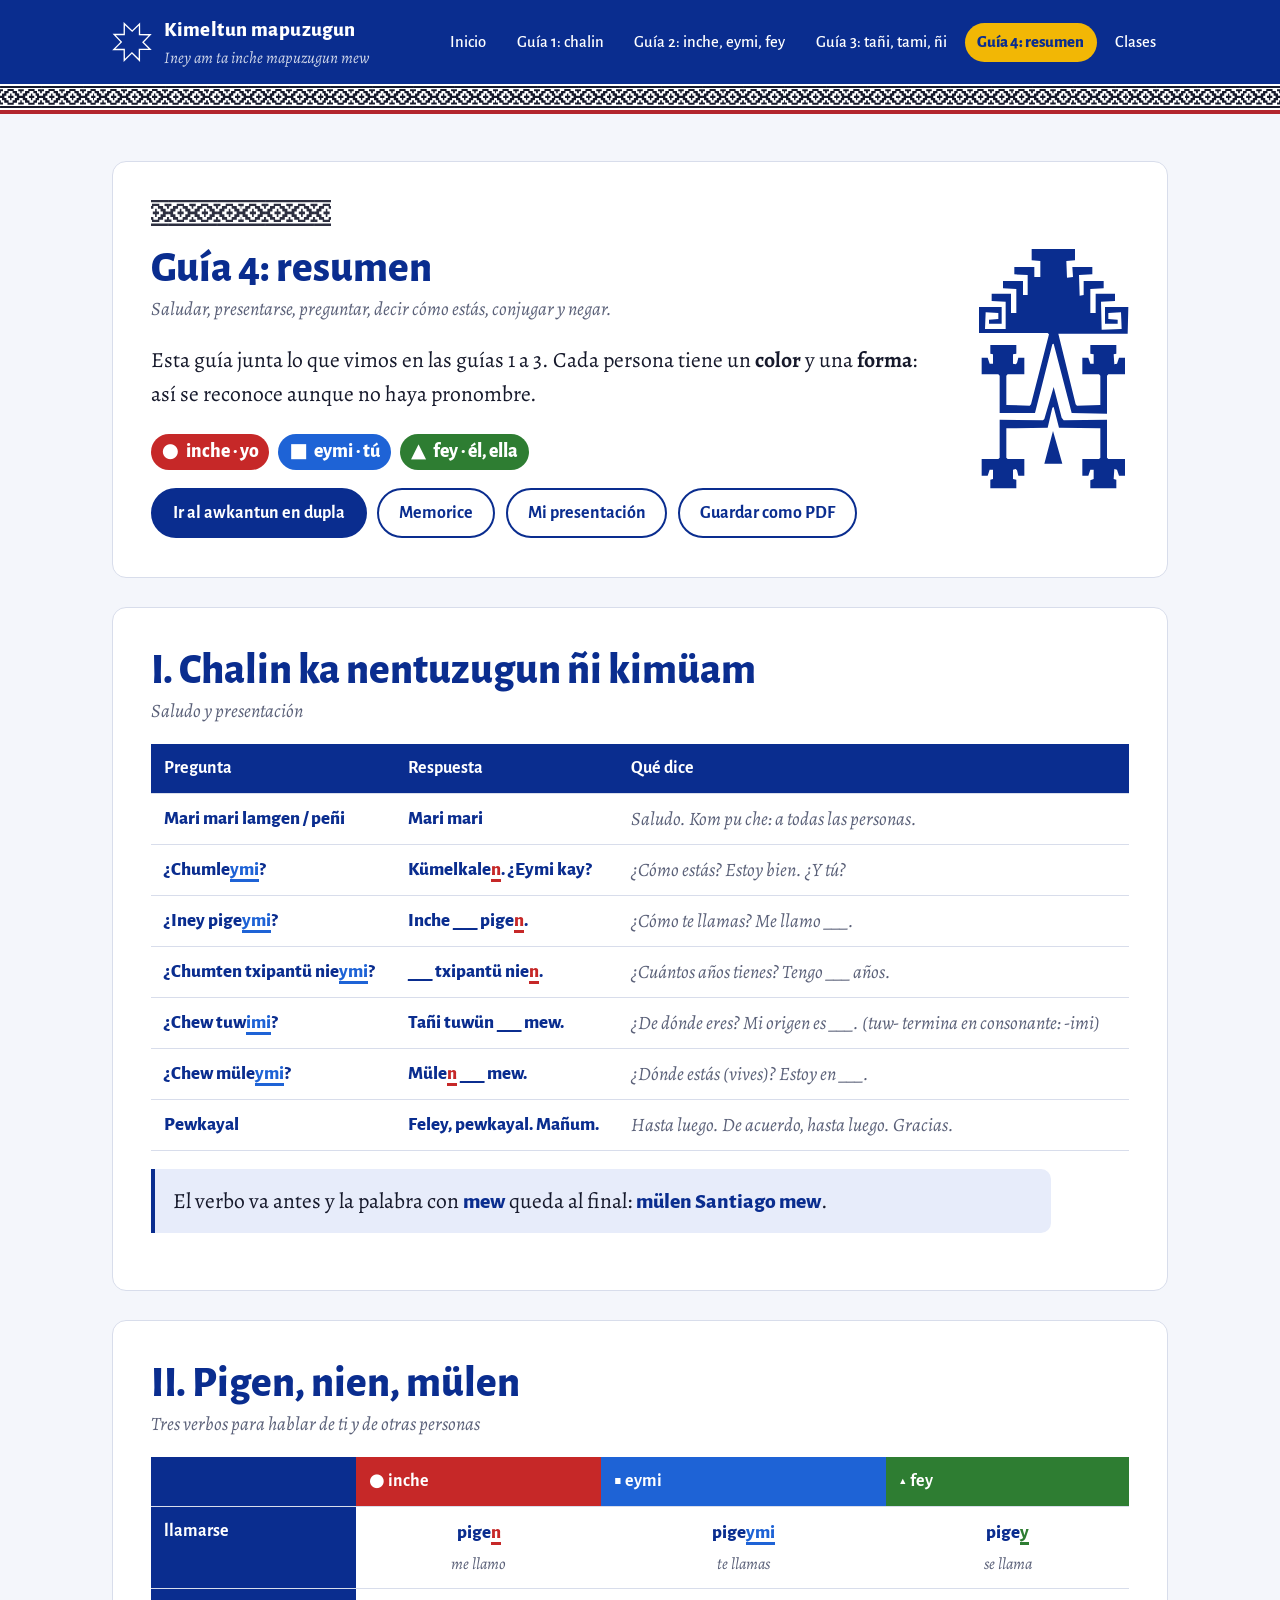
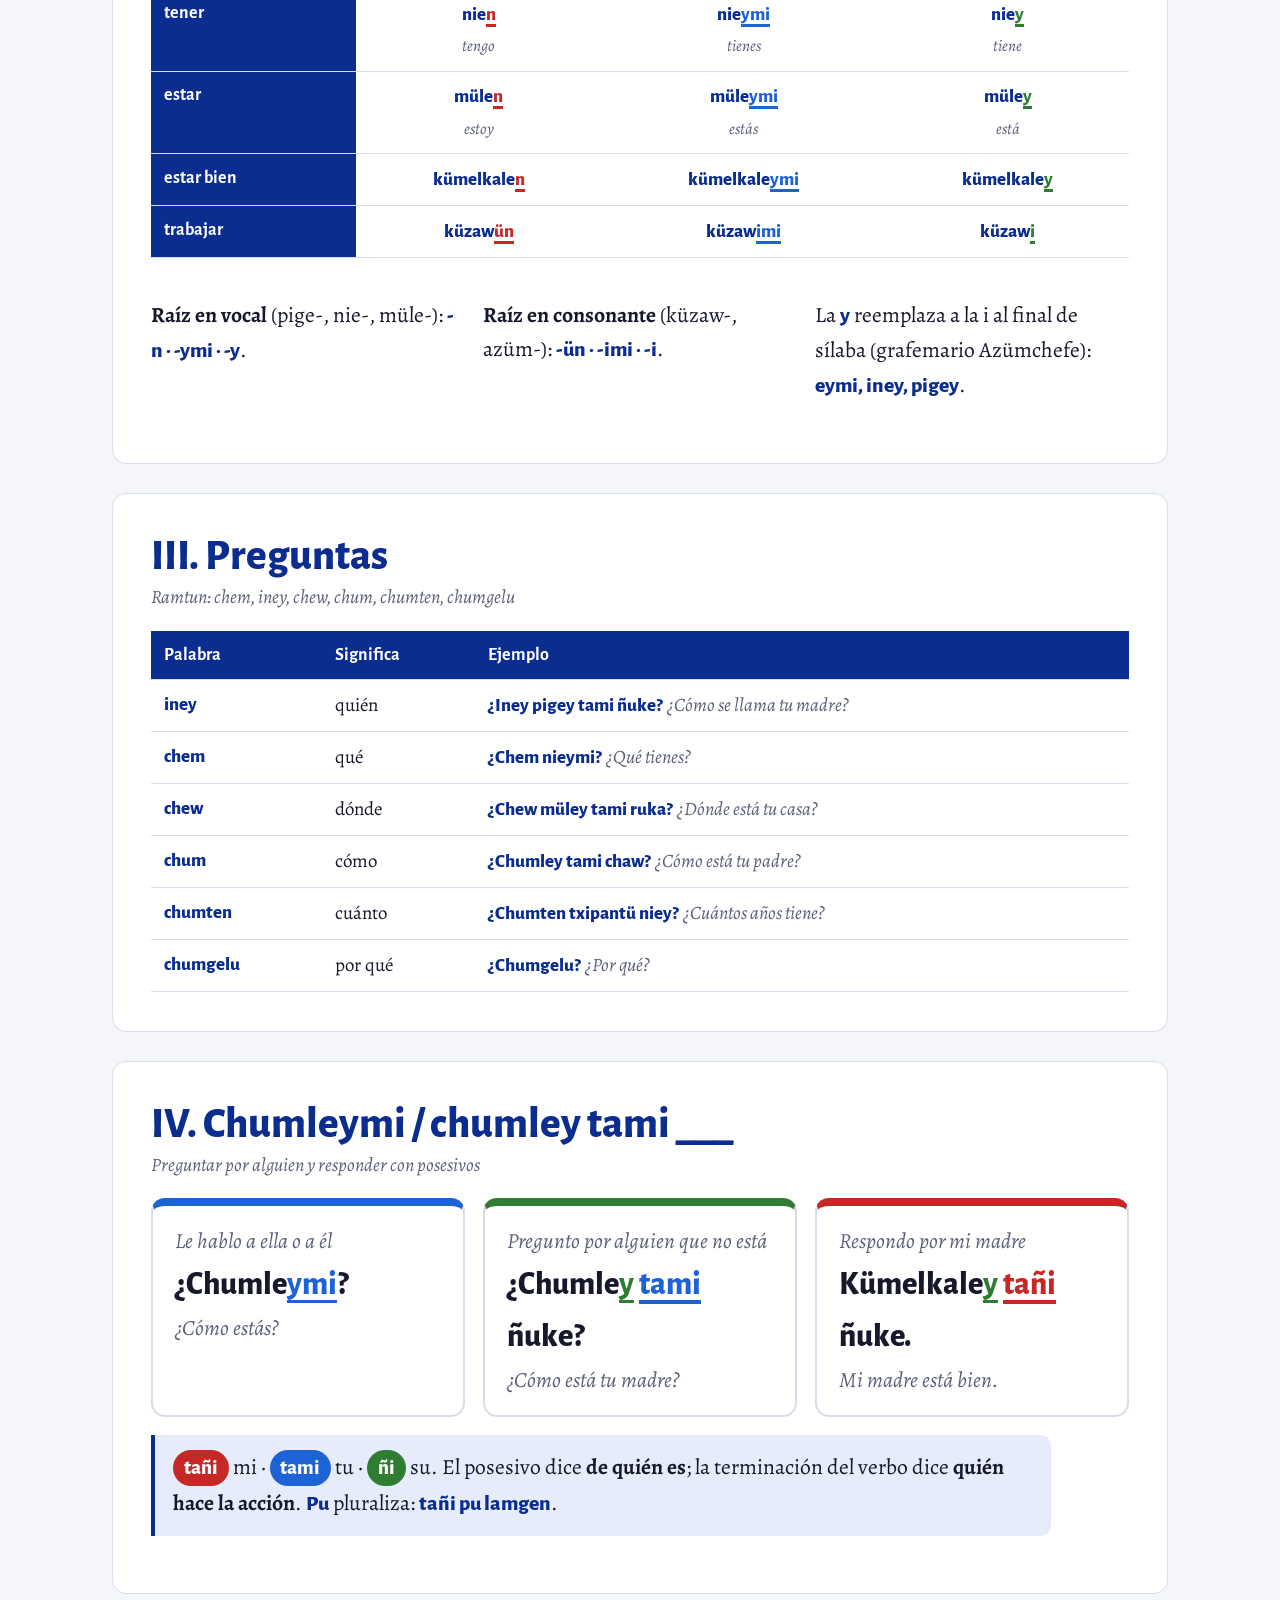
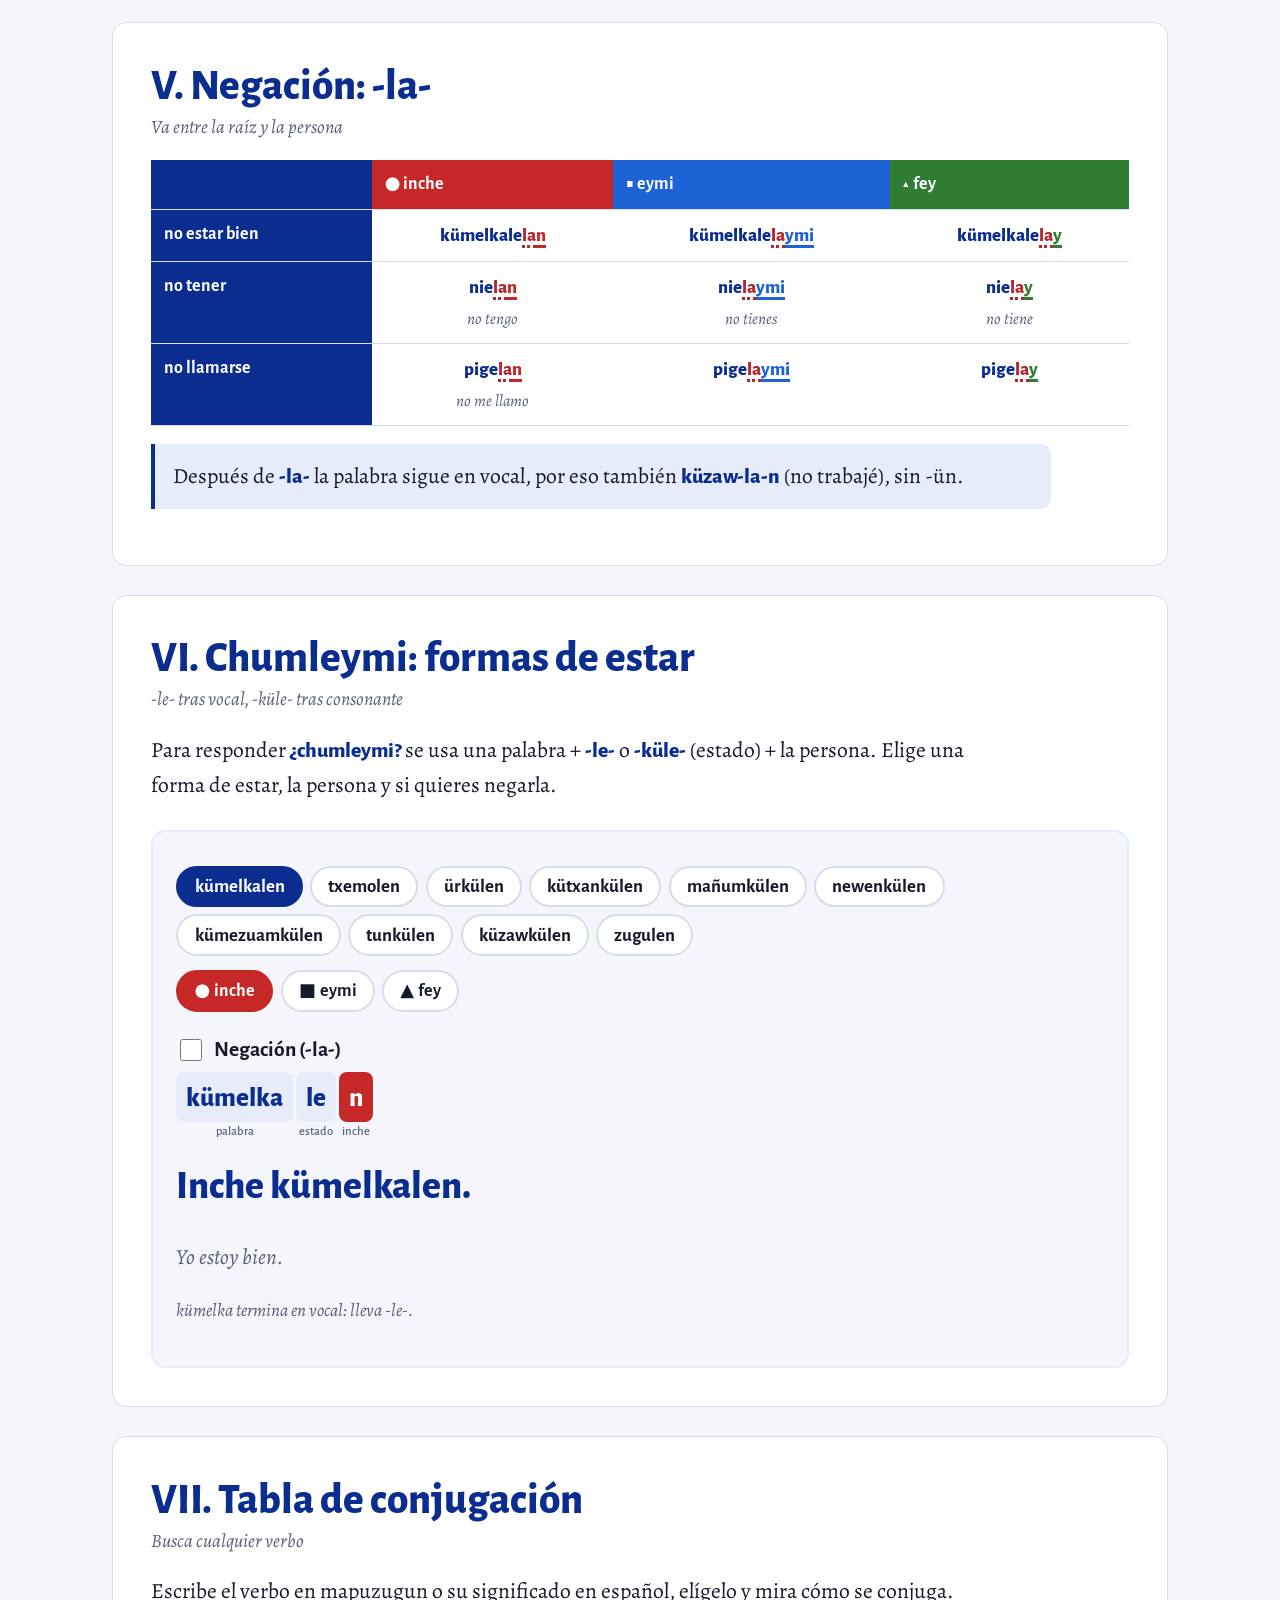
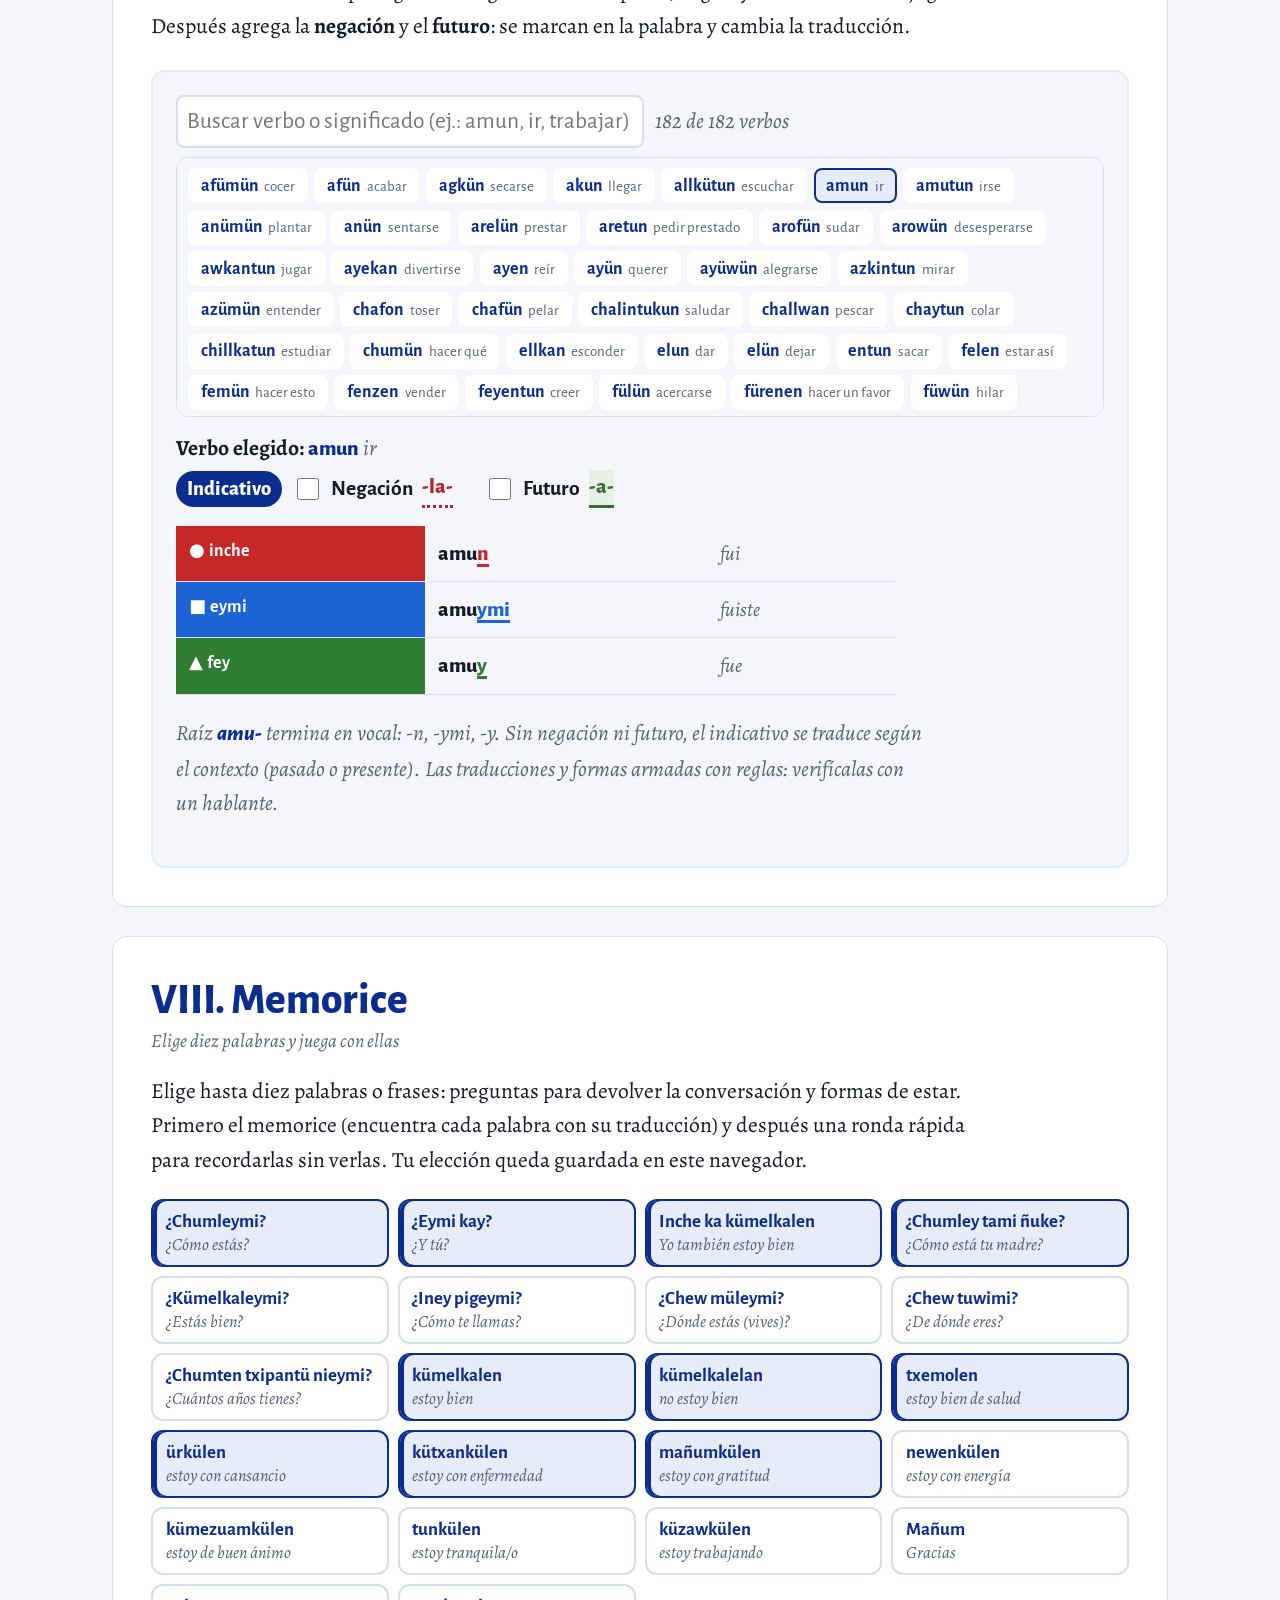
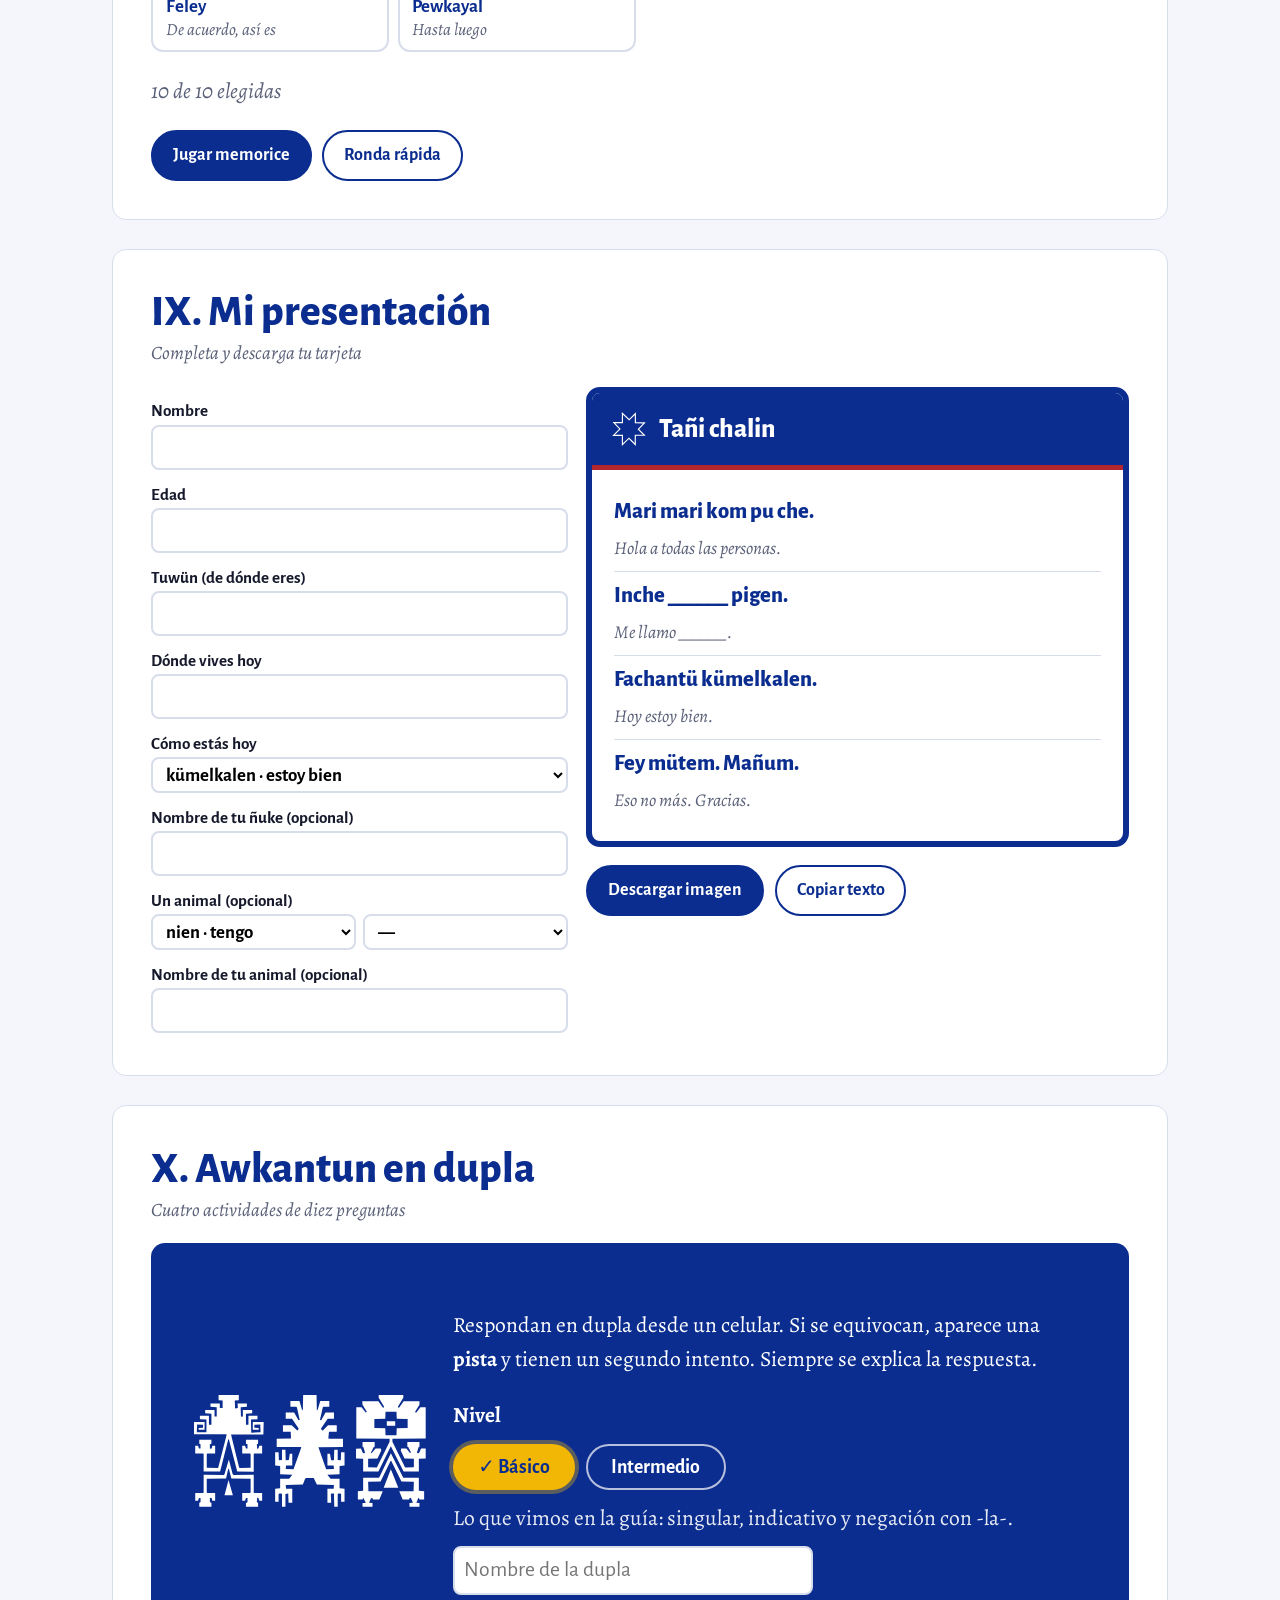
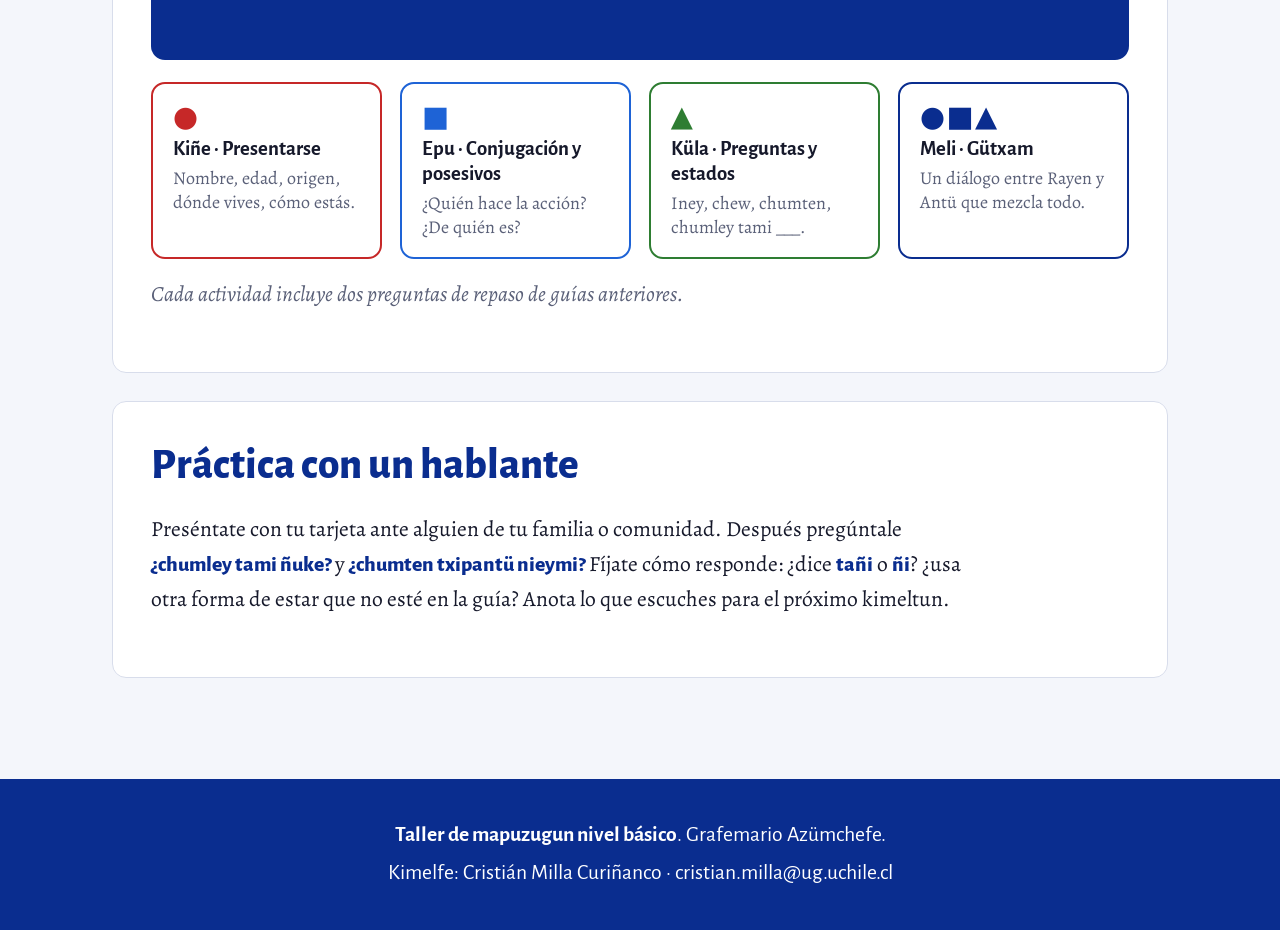
<file: guia-4.html>
<!DOCTYPE html>
<html lang="es">
<head>
<meta charset="UTF-8">
<meta name="viewport" content="width=device-width, initial-scale=1">
<title>Guía 4: resumen · Kimeltun mapuzugun</title>
<link rel="icon" href="data:image/svg+xml,%3Csvg xmlns=%27http://www.w3.org/2000/svg%27 viewBox=%270 0 549 554%27%3E%3Cpath fill-rule=%27evenodd%27 fill=%27%230A2D8F%27 d=%27M158%200%20158%20162%206%20164%20114%20276%200%20391%20158%20392%20158%20553%20273%20441%20386%20553%20386%20391%20388%20389%20548%20389%20440%20281%20548%20167%20388%20167%20387%206%20277%20114ZM177%2045%20277%20140%20367%2051%20369%2053%20369%20185%20504%20186%20414%20280%20503%20370%20368%20371%20367%20507%20274%20414%20177%20508%20176%20372%2045%20371%20139%20277%2050%20183%20176%20182Z%27/%3E%3C/svg%3E">
<link rel="preconnect" href="https://fonts.googleapis.com">
<link rel="preconnect" href="https://fonts.gstatic.com" crossorigin>
<link href="https://fonts.googleapis.com/css2?family=Alegreya+Sans:wght@400;500;700;800&family=Alegreya:ital,wght@0,400;0,500;1,400&display=swap" rel="stylesheet">
<link rel="stylesheet" href="estilos.css">
</head>
<body>
<header class="cab"><div class="cab-in">
  <a class="marca" href="index.html">
    <svg viewBox="0 0 549 554" aria-hidden="true"><path fill-rule="evenodd" d="M158 0 158 162 6 164 114 276 0 391 158 392 158 553 273 441 386 553 386 391 388 389 548 389 440 281 548 167 388 167 387 6 277 114ZM177 45 277 140 367 51 369 53 369 185 504 186 414 280 503 370 368 371 367 507 274 414 177 508 176 372 45 371 139 277 50 183 176 182Z"/></svg>
    <span><b>Kimeltun mapuzugun</b><small>Iney am ta inche mapuzugun mew</small></span>
  </a>
  <nav><a href="index.html">Inicio</a><a href="guia-1.html">Guía 1: chalin</a><a href="guia-2.html">Guía 2: inche, eymi, fey</a><a href="guia-3.html">Guía 3: tañi, tami, ñi</a><a href="guia-4.html">Guía 4: resumen</a><a href="clases.html">Clases</a></nav>
</div></header>
<div class="nimin"></div>

<main>
<section class="bloque"><div class="intro-guia"><div>
  <div class="faja corta" aria-hidden="true"></div>
  <h2>Guía 4: resumen<small>Saludar, presentarse, preguntar, decir cómo estás, conjugar y negar.</small></h2>
  <p>Esta guía junta lo que vimos en las guías 1 a 3. Cada persona tiene un <b>color</b> y una <b>forma</b>: así se reconoce aunque no haya pronombre.</p>
  <div class="leyenda">
    <span class="chip p-inche"><span class="fig">●</span> inche · yo</span>
    <span class="chip p-eymi"><span class="fig">■</span> eymi · tú</span>
    <span class="chip p-fey"><span class="fig">▲</span> fey · él, ella</span>
  </div>
  <div class="acciones"><a class="btn" href="#awkantun">Ir al awkantun en dupla</a><a class="btn sec" href="#memorice">Memorice</a><a class="btn sec" href="#tarjeta">Mi presentación</a><button class="btn sec imprimir">Guardar como PDF</button></div>
</div><svg class="luku" viewBox="0 0 225 360" aria-hidden="true"><use href="#luku1"/></svg></div></section>

<!-- I -->
<section class="bloque">
  <h2>I. Chalin ka nentuzugun ñi kimüam<small>Saludo y presentación</small></h2>
  <div class="tabla-wrap"><table class="resumen">
    <tr><th>Pregunta</th><th>Respuesta</th><th>Qué dice</th></tr>
    <tr><td class="mz">Mari mari lamgen / peñi</td><td class="mz">Mari mari</td><td class="es">Saludo. Kom pu che: a todas las personas.</td></tr>
    <tr><td class="mz">¿Chumle<span class="suf p-eymi">ymi</span>?</td><td class="mz">Kümelkale<span class="suf p-inche">n</span>. ¿Eymi kay?</td><td class="es">¿Cómo estás? Estoy bien. ¿Y tú?</td></tr>
    <tr><td class="mz">¿Iney pige<span class="suf p-eymi">ymi</span>?</td><td class="mz">Inche ___ pige<span class="suf p-inche">n</span>.</td><td class="es">¿Cómo te llamas? Me llamo ___.</td></tr>
    <tr><td class="mz">¿Chumten txipantü nie<span class="suf p-eymi">ymi</span>?</td><td class="mz">___ txipantü nie<span class="suf p-inche">n</span>.</td><td class="es">¿Cuántos años tienes? Tengo ___ años.</td></tr>
    <tr><td class="mz">¿Chew tuw<span class="suf p-eymi">imi</span>?</td><td class="mz">Tañi tuwün ___ mew.</td><td class="es">¿De dónde eres? Mi origen es ___. (tuw- termina en consonante: -imi)</td></tr>
    <tr><td class="mz">¿Chew müle<span class="suf p-eymi">ymi</span>?</td><td class="mz">Müle<span class="suf p-inche">n</span> ___ mew.</td><td class="es">¿Dónde estás (vives)? Estoy en ___.</td></tr>
    <tr><td class="mz">Pewkayal</td><td class="mz">Feley, pewkayal. Mañum.</td><td class="es">Hasta luego. De acuerdo, hasta luego. Gracias.</td></tr>
  </table></div>
  <p class="nota">El verbo va antes y la palabra con <b class="mz">mew</b> queda al final: <b class="mz">mülen Santiago mew</b>.</p>
</section>

<!-- II -->
<section class="bloque">
  <h2>II. Pigen, nien, mülen<small>Tres verbos para hablar de ti y de otras personas</small></h2>
  <div class="tabla-wrap"><table class="resumen conj3">
    <tr><th></th><th class="p-inche" style="background:var(--c)">● inche</th><th class="p-eymi" style="background:var(--c)">■ eymi</th><th class="p-fey" style="background:var(--c)">▲ fey</th></tr>
    <tr><th>llamarse</th><td><b class="mz">pige<span class="suf p-inche">n</span></b><br><span class="es">me llamo</span></td><td><b class="mz">pige<span class="suf p-eymi">ymi</span></b><br><span class="es">te llamas</span></td><td><b class="mz">pige<span class="suf p-fey">y</span></b><br><span class="es">se llama</span></td></tr>
    <tr><th>tener</th><td><b class="mz">nie<span class="suf p-inche">n</span></b><br><span class="es">tengo</span></td><td><b class="mz">nie<span class="suf p-eymi">ymi</span></b><br><span class="es">tienes</span></td><td><b class="mz">nie<span class="suf p-fey">y</span></b><br><span class="es">tiene</span></td></tr>
    <tr><th>estar</th><td><b class="mz">müle<span class="suf p-inche">n</span></b><br><span class="es">estoy</span></td><td><b class="mz">müle<span class="suf p-eymi">ymi</span></b><br><span class="es">estás</span></td><td><b class="mz">müle<span class="suf p-fey">y</span></b><br><span class="es">está</span></td></tr>
    <tr><th>estar bien</th><td><b class="mz">kümelkale<span class="suf p-inche">n</span></b></td><td><b class="mz">kümelkale<span class="suf p-eymi">ymi</span></b></td><td><b class="mz">kümelkale<span class="suf p-fey">y</span></b></td></tr>
    <tr><th>trabajar</th><td><b class="mz">küzaw<span class="suf p-inche">ün</span></b></td><td><b class="mz">küzaw<span class="suf p-eymi">imi</span></b></td><td><b class="mz">küzaw<span class="suf p-fey">i</span></b></td></tr>
  </table></div>
  <div class="grid" style="margin-top:1rem">
    <p><b>Raíz en vocal</b> (pige-, nie-, müle-): <b class="mz">-n · -ymi · -y</b>.</p>
    <p><b>Raíz en consonante</b> (küzaw-, azüm-): <b class="mz">-ün · -imi · -i</b>.</p>
    <p>La <b class="mz">y</b> reemplaza a la i al final de sílaba (grafemario Azümchefe): <b class="mz">eymi, iney, pigey</b>.</p>
  </div>
</section>

<!-- III -->
<section class="bloque">
  <h2>III. Preguntas<small>Ramtun: chem, iney, chew, chum, chumten, chumgelu</small></h2>
  <div class="tabla-wrap"><table class="resumen">
    <tr><th>Palabra</th><th>Significa</th><th>Ejemplo</th></tr>
    <tr><td class="mz">iney</td><td>quién</td><td><span class="mz">¿Iney pigey tami ñuke?</span> <span class="es">¿Cómo se llama tu madre?</span></td></tr>
    <tr><td class="mz">chem</td><td>qué</td><td><span class="mz">¿Chem nieymi?</span> <span class="es">¿Qué tienes?</span></td></tr>
    <tr><td class="mz">chew</td><td>dónde</td><td><span class="mz">¿Chew müley tami ruka?</span> <span class="es">¿Dónde está tu casa?</span></td></tr>
    <tr><td class="mz">chum</td><td>cómo</td><td><span class="mz">¿Chumley tami chaw?</span> <span class="es">¿Cómo está tu padre?</span></td></tr>
    <tr><td class="mz">chumten</td><td>cuánto</td><td><span class="mz">¿Chumten txipantü niey?</span> <span class="es">¿Cuántos años tiene?</span></td></tr>
    <tr><td class="mz">chumgelu</td><td>por qué</td><td><span class="mz">¿Chumgelu?</span> <span class="es">¿Por qué?</span></td></tr>
  </table></div>
</section>

<!-- IV -->
<section class="bloque">
  <h2>IV. Chumleymi / chumley tami ___<small>Preguntar por alguien y responder con posesivos</small></h2>
  <div class="pregunta-par">
    <div class="par p-eymi"><span class="es">Le hablo a ella o a él</span><div class="q">¿Chumle<span class="suf p-eymi">ymi</span>?</div><span class="es">¿Cómo estás?</span></div>
    <div class="par p-fey"><span class="es">Pregunto por alguien que no está</span><div class="q">¿Chumle<span class="suf p-fey">y</span> <span class="pos p-eymi">tami</span> ñuke?</div><span class="es">¿Cómo está tu madre?</span></div>
    <div class="par p-inche"><span class="es">Respondo por mi madre</span><div class="q">Kümelkale<span class="suf p-fey">y</span> <span class="pos p-inche">tañi</span> ñuke.</div><span class="es">Mi madre está bien.</span></div>
  </div>
  <p class="nota"><span class="chip p-inche">tañi</span> mi · <span class="chip p-eymi">tami</span> tu · <span class="chip p-fey">ñi</span> su. El posesivo dice <b>de quién es</b>; la terminación del verbo dice <b>quién hace la acción</b>. <b class="mz">Pu</b> pluraliza: <b class="mz">tañi pu lamgen</b>.</p>
</section>

<!-- V -->
<section class="bloque">
  <h2>V. Negación: -la-<small>Va entre la raíz y la persona</small></h2>
  <div class="tabla-wrap"><table class="resumen conj3">
    <tr><th></th><th class="p-inche" style="background:var(--c)">● inche</th><th class="p-eymi" style="background:var(--c)">■ eymi</th><th class="p-fey" style="background:var(--c)">▲ fey</th></tr>
    <tr><th>no estar bien</th><td><b class="mz">kümelkale<span class="neg-m">la</span><span class="suf p-inche">n</span></b></td><td><b class="mz">kümelkale<span class="neg-m">la</span><span class="suf p-eymi">ymi</span></b></td><td><b class="mz">kümelkale<span class="neg-m">la</span><span class="suf p-fey">y</span></b></td></tr>
    <tr><th>no tener</th><td><b class="mz">nie<span class="neg-m">la</span><span class="suf p-inche">n</span></b><br><span class="es">no tengo</span></td><td><b class="mz">nie<span class="neg-m">la</span><span class="suf p-eymi">ymi</span></b><br><span class="es">no tienes</span></td><td><b class="mz">nie<span class="neg-m">la</span><span class="suf p-fey">y</span></b><br><span class="es">no tiene</span></td></tr>
    <tr><th>no llamarse</th><td><b class="mz">pige<span class="neg-m">la</span><span class="suf p-inche">n</span></b><br><span class="es">no me llamo</span></td><td><b class="mz">pige<span class="neg-m">la</span><span class="suf p-eymi">ymi</span></b></td><td><b class="mz">pige<span class="neg-m">la</span><span class="suf p-fey">y</span></b></td></tr>
  </table></div>
  <p class="nota">Después de <b class="mz">-la-</b> la palabra sigue en vocal, por eso también <b class="mz">küzaw-la-n</b> (no trabajé), sin -ün.</p>
</section>

<!-- VI -->
<section class="bloque" id="formas-estar">
  <h2>VI. Chumleymi: formas de estar<small>-le- tras vocal, -küle- tras consonante</small></h2>
  <p>Para responder <b class="mz">¿chumleymi?</b> se usa una palabra + <b class="mz">-le-</b> o <b class="mz">-küle-</b> (estado) + la persona. Elige una forma de estar, la persona y si quieres negarla.</p>
  <div class="traductor">
    <div class="selector estados-lista" id="es-lista"></div>
    <div class="selector" id="es-persona" style="margin-top:.8rem">
      <button type="button" class="p-inche" aria-pressed="true"><span class="fig">●</span> inche</button><button type="button" class="p-eymi"><span class="fig">■</span> eymi</button><button type="button" class="p-fey"><span class="fig">▲</span> fey</button>
    </div>
    <label class="interruptor" style="margin-top:.6rem"><input type="checkbox" id="es-neg"> Negación (-la-)</label>
    <div id="es-salida" aria-live="polite"></div>
  </div>
  <div class="tabla-wrap solo-print"><table class="resumen" id="es-tabla"></table></div>
</section>

<!-- VII -->
<section class="bloque" id="conjugar">
  <h2>VII. Tabla de conjugación<small>Busca cualquier verbo</small></h2>
  <p>Escribe el verbo en mapuzugun o su significado en español, elígelo y mira cómo se conjuga. Después agrega la <b>negación</b> y el <b>futuro</b>: se marcan en la palabra y cambia la traducción.</p>
  <div class="traductor">
    <div class="acciones" style="margin-top:0">
      <input id="tc-busca" class="medio" placeholder="Buscar verbo o significado (ej.: amun, ir, trabajar)" aria-label="Buscar verbo" style="flex:1;max-width:26rem">
      <span class="es" id="tc-cuenta"></span>
    </div>
    <div class="banco" id="tc-lista" style="margin-top:.5rem"></div>
    <p style="margin:.8rem 0 .2rem"><b>Verbo elegido:</b> <span id="tc-elegido"></span></p>
    <div class="acciones" style="margin-top:0">
      <span class="chip">Indicativo</span>
      <label class="interruptor"><input type="checkbox" id="tc-neg"> Negación <b class="neg-m">-la-</b></label>
      <label class="interruptor"><input type="checkbox" id="tc-fut"> Futuro <b class="fut-m">-a-</b></label>
    </div>
    <div class="tabla-wrap"><table class="resumen tc" id="tc-tabla"></table></div>
    <p class="es" id="tc-nota"></p>
  </div>
</section>

<!-- VIII -->
<section class="bloque solo-web" id="memorice">
  <h2>VIII. Memorice<small>Elige diez palabras y juega con ellas</small></h2>
  <p>Elige hasta diez palabras o frases: preguntas para devolver la conversación y formas de estar. Primero el memorice (encuentra cada palabra con su traducción) y después una ronda rápida para recordarlas sin verlas. Tu elección queda guardada en este navegador.</p>
  <div class="mem-elige" id="mem-elige"></div>
  <p class="es" id="mem-cuenta"></p>
  <div class="acciones"><button class="btn" type="button" id="mem-jugar">Jugar memorice</button><button class="btn sec" type="button" id="mem-ronda">Ronda rápida</button></div>
  <div id="mem-juego" aria-live="polite"></div>
</section>

<!-- IX -->
<section class="bloque" id="tarjeta">
  <h2>IX. Mi presentación<small>Completa y descarga tu tarjeta</small></h2>
  <div class="grid dos-tj">
    <form class="tj-form" id="tj-form" onsubmit="return false">
      <label>Nombre <input name="nombre" maxlength="30"></label>
      <label>Edad <input name="edad" type="number" min="1" max="120"></label>
      <label>Tuwün (de dónde eres) <input name="tuwun" maxlength="30"></label>
      <label>Dónde vives hoy <input name="mulen" maxlength="30"></label>
      <label>Cómo estás hoy
        <select name="estado">
          <option value="kümelkalen" data-es="estoy bien">kümelkalen · estoy bien</option>
          <option value="kümelkalelan" data-es="no estoy bien">kümelkalelan · no estoy bien</option>
          <option value="txemolen" data-es="estoy bien de salud">txemolen · bien de salud</option>
          <option value="ürkülen" data-es="estoy con cansancio">ürkülen · con cansancio</option>
          <option value="mañumkülen" data-es="estoy con gratitud">mañumkülen · con gratitud</option>
          <option value="newenkülen" data-es="estoy con energía">newenkülen · con energía</option>
          <option value="kümezuamkülen" data-es="me siento de buen ánimo">kümezuamkülen · de buen ánimo</option>
          <option value="tunkülen" data-es="estoy tranquila/o">tunkülen · tranquila/o</option>
          <option value="kütxankülen" data-es="estoy con enfermedad">kütxankülen · con enfermedad</option>
        </select>
      </label>
      <label>Nombre de tu ñuke (opcional) <input name="nuke" maxlength="30"></label>
      <label>Un animal (opcional)
        <span style="display:flex;gap:.4rem"><select name="tiene" aria-label="Tengo o no tengo"><option value="si">nien · tengo</option><option value="no">nielan · no tengo</option></select>
        <select name="mascota" aria-label="Animal"><option value="">—</option><option>txewa</option><option>ñarki</option><option>achawall</option><option>kawellu</option></select></span>
      </label>
      <label id="tj-mascota-nombre" hidden>Nombre de tu animal (opcional) <input name="mascotaNombre" maxlength="30"></label>
    </form>
    <div>
      <div class="tarjeta" id="tj-salida" aria-live="polite"></div>
      <div class="acciones solo-web"><button class="btn" type="button" id="tj-descargar">Descargar imagen</button><button class="btn sec" type="button" id="tj-copiar">Copiar texto</button></div>
    </div>
  </div>
</section>

<!-- X -->
<section class="bloque solo-web" id="awkantun">
  <h2>X. Awkantun en dupla<small>Cuatro actividades de diez preguntas</small></h2>
  <div class="inicio-quiz">
    <div class="lukus" aria-hidden="true"><svg viewBox="0 0 225 360"><use href="#luku1"/></svg><svg viewBox="0 0 225 360"><use href="#luku2"/></svg><svg viewBox="0 0 225 360"><use href="#luku3"/></svg></div>
    <div>
      <p>Respondan en dupla desde un celular. Si se equivocan, aparece una <b>pista</b> y tienen un segundo intento. Siempre se explica la respuesta.</p>
      <p style="margin-bottom:.3rem"><b>Nivel</b></p>
      <div class="selector" id="g4-nivel">
        <button type="button" aria-pressed="true" data-nivel="basico" data-desc="Singular, indicativo y negación con -la-.">Básico</button>
        <button type="button" data-nivel="intermedio">Intermedio</button>
      </div>
      <p id="g4-nivel-desc">Lo que vimos en la guía: singular, indicativo y negación con -la-.</p>
      <div class="aviso-nivel" id="g4-aviso" hidden>
        <b>Atención: esto no corresponde a la guía 4.</b> El nivel intermedio está pensado para quienes ya conocen:
        <ul><li>dual y plural (iñchiw, eymu, feyegu · iñchiñ, eymün, feyegün)</li><li>condicional (-li, -lmi, -le) e imperativo (-ge), con sus negaciones -no- y -kil-</li><li>futuro -a-, -fu- y -afu-</li><li>formas como -am, -ael y -lu</li></ul>
        Cada pregunta trae pista y explicación, pero no se repasan aquí.
      </div>
      <div class="acciones" style="margin-top:.4rem"><input id="quiz-dupla" placeholder="Nombre de la dupla" aria-label="Nombre de la dupla" maxlength="40"></div>
      <p id="quiz-aviso" style="color:var(--copihue);font-family:var(--sans);font-weight:700"></p>
    </div>
  </div>
  <div class="actividades" id="g4-actividades">
    <button type="button" data-act="presentarse" style="--c:var(--inche)"><span class="fig">●</span><b>Kiñe · Presentarse</b><small>Nombre, edad, origen, dónde vives, cómo estás.</small></button>
    <button type="button" data-act="conjugacion" style="--c:var(--eymi)"><span class="fig">■</span><b>Epu · Conjugación y posesivos</b><small>¿Quién hace la acción? ¿De quién es?</small></button>
    <button type="button" data-act="preguntas" style="--c:var(--fey)"><span class="fig">▲</span><b>Küla · Preguntas y estados</b><small>Iney, chew, chumten, chumley tami ___.</small></button>
    <button type="button" data-act="gutxam" style="--c:var(--kallfu)"><span class="fig">●■▲</span><b>Meli · Gütxam</b><small>Un diálogo entre Rayen y Antü que mezcla todo.</small></button>
  </div>
  <p class="es" style="margin-top:1rem">Cada actividad incluye dos preguntas de repaso de guías anteriores.</p>
</section>
<section class="bloque">
  <h2>Práctica con un hablante</h2>
  <p>Preséntate con tu tarjeta ante alguien de tu familia o comunidad. Después pregúntale <b class="mz">¿chumley tami ñuke?</b> y <b class="mz">¿chumten txipantü nieymi?</b> Fíjate cómo responde: ¿dice <b class="mz">tañi</b> o <b class="mz">ñi</b>? ¿usa otra forma de estar que no esté en la guía? Anota lo que escuches para el próximo kimeltun.</p>
</section>
</main>

<div class="quiz" id="quiz" role="dialog" aria-modal="true" aria-label="Awkantun en dupla">
  <div class="quiz-cab"><span>Awkantun · <span id="quiz-cont"></span></span><button type="button" id="quiz-cerrar">Cerrar ✕</button></div>
  <div class="barra"><i></i></div>
  <div class="quiz-cuerpo"></div>
</div>

<footer class="pie">
  <p><b>Taller de mapuzugun nivel básico</b>. Grafemario Azümchefe.</p>
  <p>Kimelfe: Cristián Milla Curiñanco · cristian.milla@ug.uchile.cl</p>
</footer>
<script src="config.js"></script>
<script src="app.js"></script>
<script src="guia4.js"></script>
</body>
</html>
</file>
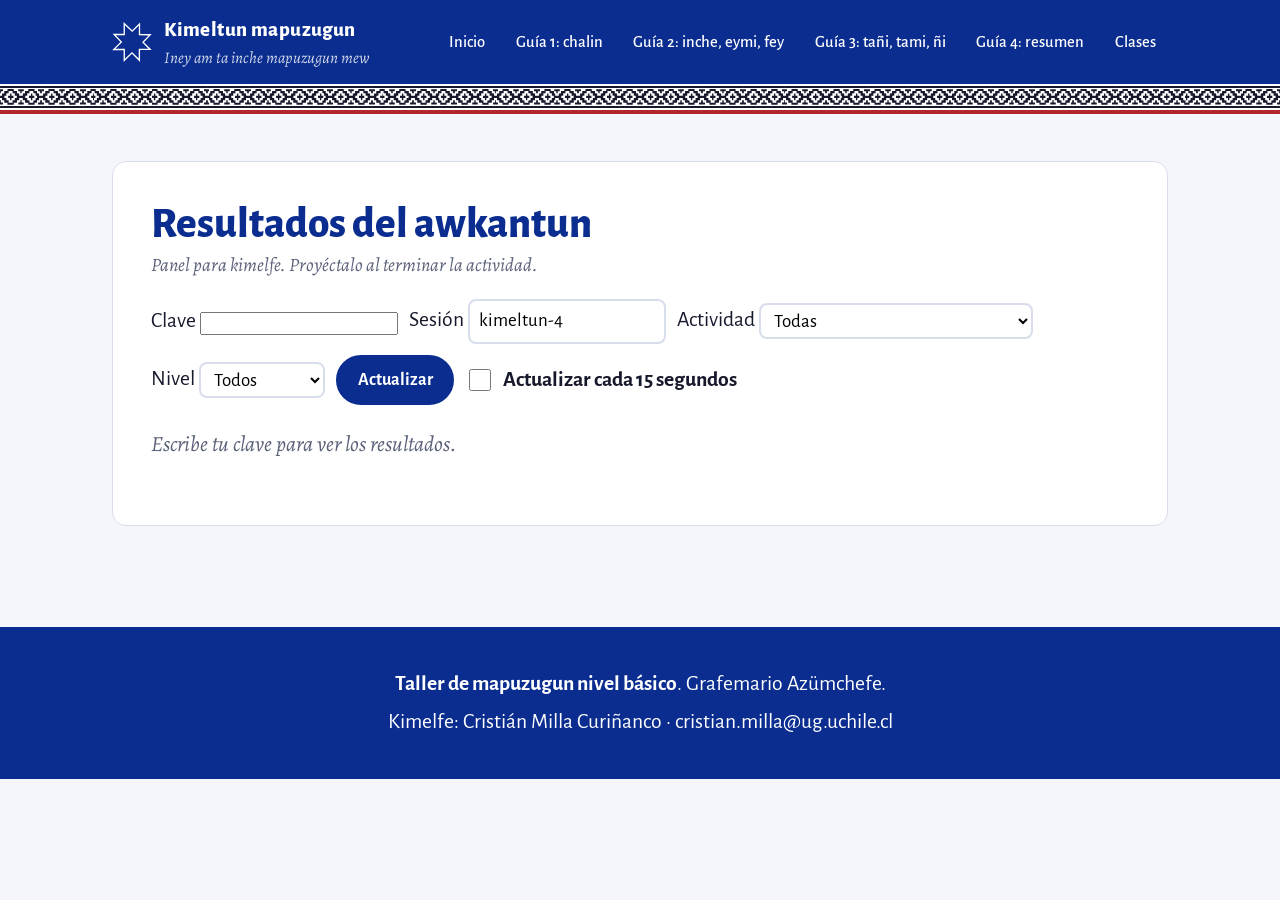
<file: resultados.html>
<!DOCTYPE html>
<html lang="es">
<head>
<meta charset="UTF-8">
<meta name="viewport" content="width=device-width, initial-scale=1">
<meta name="robots" content="noindex, nofollow">
<title>Resultados del awkantun · Kimeltun mapuzugun</title>
<link rel="icon" href="data:image/svg+xml,%3Csvg xmlns=%27http://www.w3.org/2000/svg%27 viewBox=%270 0 549 554%27%3E%3Cpath fill-rule=%27evenodd%27 fill=%27%230A2D8F%27 d=%27M158%200%20158%20162%206%20164%20114%20276%200%20391%20158%20392%20158%20553%20273%20441%20386%20553%20386%20391%20388%20389%20548%20389%20440%20281%20548%20167%20388%20167%20387%206%20277%20114ZM177%2045%20277%20140%20367%2051%20369%2053%20369%20185%20504%20186%20414%20280%20503%20370%20368%20371%20367%20507%20274%20414%20177%20508%20176%20372%2045%20371%20139%20277%2050%20183%20176%20182Z%27/%3E%3C/svg%3E">
<link rel="preconnect" href="https://fonts.googleapis.com">
<link rel="preconnect" href="https://fonts.gstatic.com" crossorigin>
<link href="https://fonts.googleapis.com/css2?family=Alegreya+Sans:wght@400;500;700;800&family=Alegreya:ital,wght@0,400;0,500;1,400&display=swap" rel="stylesheet">
<link rel="stylesheet" href="estilos.css">
</head>
<body>
<header class="cab"><div class="cab-in">
  <a class="marca" href="index.html">
    <svg viewBox="0 0 549 554" aria-hidden="true"><path fill-rule="evenodd" d="M158 0 158 162 6 164 114 276 0 391 158 392 158 553 273 441 386 553 386 391 388 389 548 389 440 281 548 167 388 167 387 6 277 114ZM177 45 277 140 367 51 369 53 369 185 504 186 414 280 503 370 368 371 367 507 274 414 177 508 176 372 45 371 139 277 50 183 176 182Z"/></svg>
    <span><b>Kimeltun mapuzugun</b><small>Iney am ta inche mapuzugun mew</small></span>
  </a>
  <nav><a href="index.html">Inicio</a><a href="guia-1.html">Guía 1: chalin</a><a href="guia-2.html">Guía 2: inche, eymi, fey</a><a href="guia-3.html">Guía 3: tañi, tami, ñi</a><a href="guia-4.html">Guía 4: resumen</a><a href="clases.html">Clases</a></nav>
</div></header>
<div class="nimin"></div>

<main>
<section class="bloque" id="panel">
  <h2>Resultados del awkantun<small>Panel para kimelfe. Proyéctalo al terminar la actividad.</small></h2>
  <div class="acciones" style="margin-top:0">
    <label>Clave <input id="panel-clave" class="medio" type="password" autocomplete="current-password"></label>
    <label>Sesión <input id="panel-sesion" class="medio"></label>
    <label>Actividad <select id="panel-actividad"><option value="">Todas</option><option value="posesivos">Guía 3 · posesivos</option><option value="presentarse">Guía 4 · presentarse</option><option value="conjugacion">Guía 4 · conjugación y posesivos</option><option value="preguntas">Guía 4 · preguntas y estados</option><option value="gutxam">Guía 4 · gütxam</option></select></label>
    <label>Nivel <select id="panel-nivel"><option value="">Todos</option><option value="basico">Básico</option><option value="intermedio">Intermedio</option></select></label>
    <button class="btn" type="button" id="panel-cargar">Actualizar</button>
    <label class="interruptor"><input type="checkbox" id="panel-auto"> Actualizar cada 15 segundos</label>
  </div>
  <p class="es" id="panel-estado"></p>
  <div id="panel-datos" style="margin-top:1.4rem"></div>
</section>
</main>

<footer class="pie">
  <p><b>Taller de mapuzugun nivel básico</b>. Grafemario Azümchefe.</p>
  <p>Kimelfe: Cristián Milla Curiñanco · cristian.milla@ug.uchile.cl</p>
</footer>
<script src="config.js"></script>
<script src="app.js"></script>
</body>
</html>
</file>
<file: estilos.css>
:root{
  --kallfu:#0A2D8F; --kallfu-2:#1B45B8; --kallfu-claro:#E7ECFA;
  --tinta:#16192B; --gris:#5A6078; --linea:#D8DDEB; --papel:#F4F6FB; --blanco:#fff;
  --choz:#F2B705;
  --inche:#C62828; --eymi:#1E63D6; --fey:#2E7D32;
  --ok:#2E7D32; --mal:#C62828; --casi:#B26A00;
  --sans:"Alegreya Sans",system-ui,sans-serif; --serif:"Alegreya",Georgia,serif;
  --r:14px; --copihue:#B3262E; --hoja:#3E6B3A; --madera:#8A5A2B; --crudo:#F6F2E8;
}
*{box-sizing:border-box}
html{scroll-behavior:smooth}
body{margin:0;font-family:var(--serif);font-size:1.2rem;line-height:1.6;color:var(--tinta);background:var(--papel)}
h1,h2,h3,h4,button,input,select,nav,.mz,label,th{font-family:var(--sans)}
h1,h2,h3{line-height:1.15;margin:0 0 .5em}
h2{font-size:clamp(1.7rem,3.5vw,2.4rem);font-weight:800;color:var(--kallfu)}
h3{font-size:1.35rem;font-weight:800}
p{max-width:68ch}
img{max-width:100%;display:block}
a{color:var(--kallfu-2)}
:focus-visible{outline:3px solid var(--choz);outline-offset:2px}

/* Cabecera */
.cab{background:var(--kallfu);color:#fff;position:sticky;top:0;z-index:30}
.cab-in{max-width:1100px;margin:auto;padding:.7rem 1.2rem;display:flex;flex-wrap:wrap;gap:.8rem 1.5rem;align-items:center;justify-content:space-between}
.marca{display:flex;gap:.7rem;align-items:center;color:#fff;text-decoration:none}
.marca svg{width:40px;height:40px;fill:#fff}
.marca b{display:block;font-family:var(--sans);font-size:1.15rem;font-weight:800;letter-spacing:.02em}
.marca small{display:block;font-family:var(--serif);font-style:italic;opacity:.8;font-size:.9rem}
.cab nav{display:flex;flex-wrap:wrap;gap:.3rem}
.cab nav a{color:#fff;text-decoration:none;padding:.4rem .8rem;border-radius:999px;font-weight:500}
.cab nav a:hover{background:rgba(255,255,255,.12)}
.cab nav a[aria-current]{background:var(--choz);color:var(--kallfu);font-weight:800}
.nimin{height:30px;background-color:#fff;background-image:url("data:image/svg+xml,%3Csvg xmlns='http://www.w3.org/2000/svg' viewBox='0 0 790 421'%3E%3Cg transform='translate(790 0) rotate(90)'%3E%3Cpath fill='%2316192B' fill-rule='evenodd' d='M356 734 317 734 317 772 275 773 275 789 356 789ZM61 734 61 789 141 789 141 773 100 772 99 734ZM187 537 187 572 185 574 142 574 142 600 185 600 187 602 187 637 230 637 230 601 274 600 274 574 231 574 230 537ZM317 342 317 381 275 382 275 408 316 408 317 447 356 447 356 343ZM61 342 61 447 99 447 100 409 141 408 141 382 101 382 100 343ZM187 145 187 181 143 182 142 208 185 208 187 210 187 245 230 245 230 209 274 208 274 182 231 182 230 145ZM381 0 381 789 420 789 420 1ZM275 0 275 16 317 17 317 56 356 56 356 0ZM187 0 186 37 142 37 141 79 98 79 98 139 59 140 59 258 98 259 98 319 141 319 142 361 185 361 187 363 187 427 185 429 142 429 141 470 98 471 98 531 59 532 59 649 98 650 98 710 140 710 142 712 142 752 185 752 187 754 187 789 230 789 231 752 274 752 274 712 276 710 319 710 319 650 358 649 358 532 319 531 319 471 275 470 274 429 232 429 230 427 230 362 274 361 275 319 319 319 319 259 358 258 358 140 319 139 319 79 275 79 274 37 231 37 230 0ZM187 474 230 474 231 511 274 511 275 553 320 554 320 627 275 628 275 669 231 670 230 707 187 707 186 670 143 670 141 668 141 628 97 627 97 554 141 553 141 512 186 511ZM187 83 230 83 231 120 275 121 276 162 320 163 320 235 276 236 275 277 231 278 230 315 187 315 185 278 141 277 141 236 97 235 97 163 141 162 141 121 185 120ZM61 56 99 56 100 17 141 16 141 0 61 0ZM0 0 0 789 38 789 38 0Z'/%3E%3C/g%3E%3C/svg%3E");background-size:auto 22px;background-repeat:repeat-x;background-position:center;border-bottom:4px solid var(--copihue)}

/* Estructura */
main{max-width:1100px;margin:auto;padding:1rem 1.2rem 4rem}
.bloque{background:var(--blanco);border:1px solid var(--linea);border-radius:var(--r);padding:clamp(1.2rem,3vw,2.2rem);margin:1.6rem 0}
.bloque h2 small{display:block;font-family:var(--serif);font-weight:400;font-style:italic;color:var(--gris);font-size:1.05rem;margin-top:.3rem}
.grid{display:grid;gap:1rem;grid-template-columns:repeat(auto-fit,minmax(220px,1fr))}
.dos{grid-template-columns:1fr 1.4fr;align-items:center}
.nota{background:var(--kallfu-claro);border-left:4px solid var(--kallfu);padding:.8rem 1rem;border-radius:0 10px 10px 0;margin:1rem 0;max-width:75ch}
.aviso{border-left-color:var(--choz);background:#FFF7DA}
.tabla-wrap{overflow-x:auto}
table{border-collapse:collapse;width:100%;font-size:1rem}
th,td{padding:.55rem .7rem;border-bottom:1px solid var(--linea);text-align:left;vertical-align:top}
th{background:var(--kallfu);color:#fff;font-weight:700}
td.mz{font-size:1.25rem}

/* Palabras en mapuzugun y personas */
.mz{font-weight:800;color:var(--kallfu)}
.es{color:var(--gris);font-style:italic}
.p-inche{--c:var(--inche)} .p-eymi{--c:var(--eymi)} .p-fey{--c:var(--fey)}
.chip{display:inline-block;font-family:var(--sans);font-weight:800;color:#fff;background:var(--c,var(--kallfu));padding:.1rem .6rem;border-radius:999px;font-size:.95em}
.suf{color:var(--c);font-weight:800;border-bottom:3px solid var(--c)}
.raiz{color:var(--tinta);font-weight:800}

/* Portada */
.portada{background:var(--kallfu);color:#fff;overflow:hidden;position:relative}
.portada-in{max-width:1100px;margin:auto;padding:4rem 1.2rem 5rem;display:grid;grid-template-columns:1.3fr 1fr;gap:2rem;align-items:center}
.portada h1{font-size:clamp(2.8rem,7vw,5.2rem);font-weight:800;letter-spacing:-.01em;margin:0}
.portada p{font-size:1.25rem;opacity:.92}
.estrella-grande{width:min(360px,70vw);justify-self:center;fill:#fff;animation:llega 1.4s cubic-bezier(.2,.8,.2,1) both,gira 90s linear 1.4s infinite}
@keyframes llega{from{transform:scale(.3) rotate(-90deg);opacity:0}to{transform:none;opacity:1}}
@keyframes gira{to{transform:rotate(360deg)}}
.rutas{display:grid;gap:1.2rem;grid-template-columns:repeat(auto-fit,minmax(260px,1fr));margin-top:-3rem;position:relative}
.ruta{background:#fff;border:1px solid var(--linea);border-top:6px solid var(--c,var(--kallfu));border-radius:var(--r);padding:1.4rem;text-decoration:none;color:var(--tinta);display:flex;flex-direction:column;gap:.4rem}
.ruta:hover{border-color:var(--c,var(--kallfu))}
.ruta b{font-family:var(--sans);font-size:1.4rem;color:var(--kallfu)}
.principios{display:grid;gap:1rem;grid-template-columns:repeat(auto-fit,minmax(220px,1fr))}
.principios div{border-top:2px solid var(--kallfu);padding-top:.6rem}
.principios .mz{font-size:1.4rem;display:block}

/* Botones */
.btn{font:inherit;font-family:var(--sans);font-weight:700;cursor:pointer;border:2px solid var(--kallfu);background:var(--kallfu);color:#fff;padding:.5rem 1.1rem;border-radius:999px;font-size:1rem;text-decoration:none;display:inline-block}
.btn:hover{background:var(--kallfu-2)}
.btn.sec{background:#fff;color:var(--kallfu)}
.btn.sec:hover{background:var(--kallfu-claro)}
.acciones{display:flex;flex-wrap:wrap;gap:.6rem;margin-top:1rem;align-items:center}
.selector{display:flex;flex-wrap:wrap;gap:.4rem;margin:.6rem 0}
.selector button{font-family:var(--sans);font-weight:700;font-size:1rem;cursor:pointer;border:2px solid var(--linea);background:#fff;padding:.4rem .9rem;border-radius:999px;color:var(--tinta)}
.selector button[aria-pressed=true]{border-color:var(--c,var(--kallfu));background:var(--c,var(--kallfu));color:#fff}

/* Tarjetas con imagen */
.foto{border-radius:12px;overflow:hidden;background:var(--kallfu-claro)}
.foto img{width:100%;height:190px;object-fit:cover}
.sonido{border:1px solid var(--linea);border-radius:12px;overflow:hidden;background:#fff}
.sonido div{padding:.7rem .9rem}
.sonido .letra{font-family:var(--sans);font-size:2rem;font-weight:800;color:var(--kallfu);line-height:1}

/* Saludo */
.saludo-grande{font-family:var(--sans);font-weight:800;font-size:clamp(2rem,6vw,3.6rem);color:var(--kallfu);margin:.4rem 0 0}
.saludo-grande.nuevo{animation:aparece .5s ease both}
@keyframes aparece{from{opacity:0;transform:translateY(12px)}to{opacity:1;transform:none}}
.manos{display:flex;gap:.6rem;align-items:center}
.manos span{font-family:var(--sans);font-weight:800;font-size:2.4rem;color:var(--kallfu);display:inline-block}
.manos span:first-child{animation:mano-i 2.4s ease-in-out infinite}
.manos span:last-child{animation:mano-d 2.4s ease-in-out infinite}
@keyframes mano-i{50%{transform:translateX(14px)}}
@keyframes mano-d{50%{transform:translateX(-14px)}}

/* Diálogo */
.dialogo{display:flex;flex-direction:column;gap:.7rem;max-width:640px}
.globo{padding:.7rem 1rem;border-radius:16px;background:var(--kallfu-claro);max-width:85%}
.globo.b{align-self:flex-end;background:#EAF4EA}
.globo b{font-family:var(--sans);font-size:.85rem;color:var(--gris);display:block}
.globo .es{display:none}
.ver-es .globo .es{display:block}

/* Morfemas */
.morf{display:inline-flex;flex-wrap:wrap;gap:3px;align-items:stretch;font-family:var(--sans);font-weight:800;font-size:1.5rem}
.morf span{padding:.2rem .55rem;border-radius:8px;background:var(--kallfu-claro);color:var(--kallfu)}
.morf span[data-t]{position:relative;margin-bottom:1.2rem}
.morf span[data-t]::after{content:attr(data-t);position:absolute;left:0;right:0;top:100%;font-size:.7rem;font-weight:500;color:var(--gris);text-align:center;white-space:nowrap}
.morf .neg{background:var(--mal);color:#fff;animation:entra .35s ease both}
.morf .pers{background:var(--inche);color:#fff}
@keyframes entra{from{opacity:0;transform:scale(.4)}to{opacity:1;transform:none}}

/* Tarjetas que giran */
.cartas{display:grid;gap:.8rem;grid-template-columns:repeat(auto-fill,minmax(170px,1fr))}
.carta{perspective:800px;height:120px;cursor:pointer;border:0;background:none;padding:0;font:inherit}
.carta-in{position:relative;display:block;width:100%;height:100%;transition:transform .5s;transform-style:preserve-3d}
.carta.girada .carta-in{transform:rotateY(180deg)}
.cara{position:absolute;inset:0;backface-visibility:hidden;border-radius:12px;display:grid;place-items:center;padding:.6rem;text-align:center;border:1px solid var(--linea)}
.cara.frente{background:#fff;font-family:var(--sans);font-weight:800;font-size:1.3rem;color:var(--kallfu)}
.cara.atras{background:var(--kallfu);color:#fff;transform:rotateY(180deg);font-size:1.05rem}

/* Ejercicios */
.ej{border:2px dashed var(--linea);border-radius:var(--r);padding:1.2rem;margin:1.2rem 0}
.ej h3{color:var(--kallfu)}
.ej ol{padding-left:1.3rem}
.ej li{margin:.6rem 0}
input[type=text],input:not([type]),input[type=number],select,textarea{font:inherit;font-family:var(--sans);font-size:1.05rem;border:2px solid var(--linea);border-radius:8px;padding:.3rem .5rem;background:#fff;min-width:0}
input.corto{width:5.5rem} input.medio{width:11rem} input.largo{width:min(100%,34rem)}
textarea{width:100%;min-height:9rem}
.ok{border-color:var(--ok)!important;background:#EAF5EA!important}
.mal{border-color:var(--mal)!important;background:#FBEAEA!important}
.casi{border-color:var(--casi)!important;background:#FFF3DF!important}
.visto{border-style:dotted!important}
.fb{font-family:var(--sans);font-weight:700;min-height:1.4em;margin-top:.6rem}
.fb.bien{color:var(--ok)} .fb.no{color:var(--mal)}
.opc{display:flex;flex-wrap:wrap;gap:.4rem}
.opc button{font-family:var(--sans);font-weight:700;font-size:1rem;border:2px solid var(--linea);background:#fff;border-radius:10px;padding:.45rem .8rem;cursor:pointer;text-align:left}
.opc button.ok{animation:salta .4s}
.opc button.mal{animation:tiembla .35s}
@keyframes salta{50%{transform:scale(1.08)}}
@keyframes tiembla{25%{transform:translateX(-5px)}75%{transform:translateX(5px)}}
.lista-check{list-style:none;padding:0;display:grid;gap:.3rem;grid-template-columns:repeat(auto-fit,minmax(200px,1fr))}
.lista-check li{font-family:var(--sans);color:var(--gris)}
.lista-check li::before{content:"○ ";color:var(--linea)}
.lista-check li.hecho{color:var(--ok);font-weight:700}
.lista-check li.hecho::before{content:"● ";color:var(--ok)}
details{margin-top:1rem}
summary{cursor:pointer;font-family:var(--sans);font-weight:700;color:var(--kallfu)}

/* Teclado ü ñ */
.teclado{position:fixed;right:1rem;bottom:1rem;display:none;gap:.4rem;z-index:40}
.teclado.activo{display:flex}
.teclado button{width:48px;height:48px;border-radius:50%;border:0;background:var(--kallfu);color:#fff;font-family:var(--sans);font-size:1.4rem;font-weight:800;cursor:pointer;box-shadow:0 4px 12px rgba(10,45,143,.35)}

/* Conjugador */
.conj{display:grid;gap:.6rem}
.conj-fila{display:grid;grid-template-columns:7rem 1fr auto;align-items:center;gap:1rem;padding:.7rem 1rem;border-radius:12px;background:#fff;border:2px solid var(--linea);border-left:8px solid var(--c)}
.conj-fila .chip{justify-self:start}
.conj-fila .forma{font-family:var(--sans);font-size:clamp(1.5rem,4vw,2.2rem);font-weight:800}
.conj-fila .suf{display:inline-block;animation:cae .45s cubic-bezier(.3,1.4,.5,1) both}
.conj-fila:nth-child(2) .suf{animation-delay:.12s}.conj-fila:nth-child(3) .suf{animation-delay:.24s}
@keyframes cae{from{transform:translateY(-22px);opacity:0}to{transform:none;opacity:1}}

/* Semáforo */
.semaforo{text-align:center;background:var(--papel);border-radius:var(--r);padding:1.5rem}
.sem-palabra{font-family:var(--sans);font-weight:800;font-size:clamp(2.4rem,8vw,4rem);color:var(--kallfu);min-height:1.3em}
.sem-botones{display:grid;grid-template-columns:repeat(3,1fr);gap:.6rem;max-width:560px;margin:1rem auto}
.sem-botones button{border:0;border-radius:14px;padding:1rem .4rem;color:#fff;background:var(--c);font-family:var(--sans);font-weight:800;font-size:1.2rem;cursor:pointer}
.sem-botones small{display:block;font-weight:500;font-size:.85rem}
.marcador{font-family:var(--sans);color:var(--gris)}

/* Escena de roles */
.escena{display:grid;grid-template-columns:repeat(3,1fr);gap:1rem;text-align:center;margin:1.2rem 0}
.persona{position:relative;padding-top:3.2rem}
.cabeza{width:84px;height:84px;margin:auto;border-radius:50%;background:var(--c,#C9CFE0);display:grid;place-items:center;font-family:var(--sans);font-weight:800;font-size:2rem;color:#fff;transition:background .4s,transform .4s}
.persona.habla .cabeza{transform:scale(1.12)}
.rol{font-family:var(--sans);font-weight:800;font-size:1.3rem;color:var(--c);margin-top:.5rem;transition:color .4s}
.rol small{display:block;font-weight:500;font-size:.9rem;color:var(--gris)}
.burbuja{position:absolute;top:0;left:50%;transform:translateX(-50%);background:var(--tinta);color:#fff;padding:.3rem .8rem;border-radius:12px;font-family:var(--sans);font-weight:700;white-space:nowrap;animation:aparece .4s both}

/* Memes de gatos */
.memes{display:grid;gap:1rem;grid-template-columns:repeat(auto-fit,minmax(230px,1fr))}
.meme{background:#fff;border:1px solid var(--linea);border-radius:var(--r);padding:1rem;overflow:hidden}
.meme .foto{height:180px;display:grid;place-items:center;margin-bottom:.8rem}
.meme .foto img{height:170px;width:auto;object-fit:contain}
.a-camina{animation:camina 2.2s ease-in-out infinite}
.a-sale{animation:sale 2.4s ease-in infinite}
.a-mira{animation:mira 2.6s ease-in-out infinite}
.a-habla{animation:habla 1.2s ease-in-out infinite}
.a-nombre{animation:nombre 3s ease-in-out infinite}
@keyframes camina{0%,100%{transform:translateX(-18px) rotate(-3deg)}50%{transform:translateX(18px) rotate(3deg)}}
@keyframes sale{0%{transform:translateX(0)}60%{transform:translateX(0)}85%{transform:translateX(160%)}86%{transform:translateX(-160%)}100%{transform:translateX(0)}}
@keyframes mira{50%{transform:scale(1.15)}}
@keyframes habla{25%{transform:rotate(-2deg)}75%{transform:rotate(2deg)}}
@keyframes nombre{50%{transform:translateY(-8px)}}

/* Presentación */
.present{display:grid;grid-template-columns:1fr 1.2fr;gap:1.5rem}
.present label{display:block;font-weight:700;margin:.6rem 0 .2rem;font-size:.95rem}
.present input,.present select{width:100%}
.salida ol{padding-left:1.4rem;margin:0}
.salida li{margin:.35rem 0}
.salida .mz{font-size:1.15rem}
.salida .es{display:block;font-size:.95rem}
.clase{margin:1rem 0}
.clase iframe{width:100%;height:min(70vh,640px);border:1px solid var(--linea);border-radius:12px;background:#fff}

.pie{background:var(--kallfu);color:#fff;text-align:center;padding:2rem 1rem;font-family:var(--sans)}
.pie p{margin:.2rem auto}
.solo-print{display:none}

@media (max-width:760px){
  .cab{position:static}
  .portada-in,.present,.dos{grid-template-columns:1fr}
  .estrella-grande{width:180px;grid-row:1}
  .conj-fila{grid-template-columns:5rem 1fr}
  .conj-fila .es{grid-column:1/-1}
}
/* ---------- Witxal (diseños de telar) ---------- */
.faja{height:26px;background-image:url("data:image/svg+xml,%3Csvg xmlns='http://www.w3.org/2000/svg' viewBox='0 0 790 421'%3E%3Cg transform='translate(790 0) rotate(90)'%3E%3Cpath fill='%2316192B' fill-rule='evenodd' d='M356 734 317 734 317 772 275 773 275 789 356 789ZM61 734 61 789 141 789 141 773 100 772 99 734ZM187 537 187 572 185 574 142 574 142 600 185 600 187 602 187 637 230 637 230 601 274 600 274 574 231 574 230 537ZM317 342 317 381 275 382 275 408 316 408 317 447 356 447 356 343ZM61 342 61 447 99 447 100 409 141 408 141 382 101 382 100 343ZM187 145 187 181 143 182 142 208 185 208 187 210 187 245 230 245 230 209 274 208 274 182 231 182 230 145ZM381 0 381 789 420 789 420 1ZM275 0 275 16 317 17 317 56 356 56 356 0ZM187 0 186 37 142 37 141 79 98 79 98 139 59 140 59 258 98 259 98 319 141 319 142 361 185 361 187 363 187 427 185 429 142 429 141 470 98 471 98 531 59 532 59 649 98 650 98 710 140 710 142 712 142 752 185 752 187 754 187 789 230 789 231 752 274 752 274 712 276 710 319 710 319 650 358 649 358 532 319 531 319 471 275 470 274 429 232 429 230 427 230 362 274 361 275 319 319 319 319 259 358 258 358 140 319 139 319 79 275 79 274 37 231 37 230 0ZM187 474 230 474 231 511 274 511 275 553 320 554 320 627 275 628 275 669 231 670 230 707 187 707 186 670 143 670 141 668 141 628 97 627 97 554 141 553 141 512 186 511ZM187 83 230 83 231 120 275 121 276 162 320 163 320 235 276 236 275 277 231 278 230 315 187 315 185 278 141 277 141 236 97 235 97 163 141 162 141 121 185 120ZM61 56 99 56 100 17 141 16 141 0 61 0ZM0 0 0 789 38 789 38 0Z'/%3E%3C/g%3E%3C/svg%3E");background-size:auto 26px;background-repeat:repeat-x;background-position:center;max-width:420px;margin:2.4rem auto 1.2rem;opacity:.9}
.faja.corta{max-width:180px;margin:0 0 1rem}
.luku{fill:var(--kallfu);display:block}
.intro-guia{display:grid;grid-template-columns:1fr 150px;gap:2rem;align-items:center}
.intro-guia .luku{width:150px;height:auto;animation:respira 5s ease-in-out infinite}
@keyframes respira{50%{transform:translateY(-6px)}}
/* ---------- Portada con marco ---------- */
.bienvenida{background:var(--crudo);position:relative;overflow:hidden;padding:3rem 1.2rem 4rem}
.bienvenida::before,.bienvenida::after{content:"";position:absolute;top:0;bottom:0;width:58px;background-image:url("data:image/svg+xml,%3Csvg xmlns='http://www.w3.org/2000/svg' viewBox='0 0 421 790'%3E%3Cpath fill='%2316192B' fill-rule='evenodd' d='M356 734 317 734 317 772 275 773 275 789 356 789ZM61 734 61 789 141 789 141 773 100 772 99 734ZM187 537 187 572 185 574 142 574 142 600 185 600 187 602 187 637 230 637 230 601 274 600 274 574 231 574 230 537ZM317 342 317 381 275 382 275 408 316 408 317 447 356 447 356 343ZM61 342 61 447 99 447 100 409 141 408 141 382 101 382 100 343ZM187 145 187 181 143 182 142 208 185 208 187 210 187 245 230 245 230 209 274 208 274 182 231 182 230 145ZM381 0 381 789 420 789 420 1ZM275 0 275 16 317 17 317 56 356 56 356 0ZM187 0 186 37 142 37 141 79 98 79 98 139 59 140 59 258 98 259 98 319 141 319 142 361 185 361 187 363 187 427 185 429 142 429 141 470 98 471 98 531 59 532 59 649 98 650 98 710 140 710 142 712 142 752 185 752 187 754 187 789 230 789 231 752 274 752 274 712 276 710 319 710 319 650 358 649 358 532 319 531 319 471 275 470 274 429 232 429 230 427 230 362 274 361 275 319 319 319 319 259 358 258 358 140 319 139 319 79 275 79 274 37 231 37 230 0ZM187 474 230 474 231 511 274 511 275 553 320 554 320 627 275 628 275 669 231 670 230 707 187 707 186 670 143 670 141 668 141 628 97 627 97 554 141 553 141 512 186 511ZM187 83 230 83 231 120 275 121 276 162 320 163 320 235 276 236 275 277 231 278 230 315 187 315 185 278 141 277 141 236 97 235 97 163 141 162 141 121 185 120ZM61 56 99 56 100 17 141 16 141 0 61 0ZM0 0 0 789 38 789 38 0Z'/%3E%3C/svg%3E");background-size:58px auto;background-repeat:repeat-y;opacity:.92}
.bienvenida::before{left:clamp(8px,6vw,90px)} .bienvenida::after{right:clamp(8px,6vw,90px)}
.marco{position:relative;max-width:760px;margin:auto;padding:3.2rem clamp(1.2rem,4vw,3rem) 2.4rem;text-align:center}
.marco>svg.borde{position:absolute;inset:0;width:100%;height:100%;overflow:visible}
.marco>svg.borde path{fill:none;stroke:var(--copihue);stroke-width:2;vector-effect:non-scaling-stroke}
.marco{z-index:1}
.marco .estrella-mini{width:70px;height:70px;fill:var(--kallfu);margin:-5.2rem auto 1rem;background:var(--crudo);padding:6px;border-radius:50%;animation:llega 1.2s both,gira 60s linear 1.2s infinite}
.marco h1{font-size:clamp(2.4rem,6vw,4.2rem);color:var(--copihue);margin:0;letter-spacing:.02em}
.marco .sub{font-family:var(--sans);font-weight:700;color:var(--madera);font-size:1.2rem;margin:.3rem auto 1.4rem}
.video{position:relative;aspect-ratio:16/9;border-radius:12px;overflow:hidden;background:#000;box-shadow:0 10px 30px rgba(10,45,143,.18)}
.video iframe{position:absolute;inset:0;width:100%;height:100%;border:0}
.credito{font-size:1rem;margin:.8rem auto 0;color:var(--gris)}
.credito b{color:var(--tinta)}
.rutas.sin-solape{margin-top:2rem}

/* ---------- Grafemario ---------- */
.grafemas{display:grid;gap:.8rem;grid-template-columns:repeat(auto-fit,minmax(170px,1fr))}
.grafema{border:2px solid var(--linea);border-radius:var(--r);padding:1rem;background:#fff;cursor:pointer;text-align:left;font:inherit}
.grafema:hover,.grafema[aria-pressed=true]{border-color:var(--kallfu);background:var(--kallfu-claro)}
.grafema .g{font-family:var(--sans);font-size:3.2rem;font-weight:800;color:var(--kallfu);line-height:1}
.grafema .eq{font-family:var(--sans);font-size:1rem;color:var(--gris);margin:.3rem 0}
.grafema .eq b{color:var(--tinta)}
.grafema .ej-g{font-family:var(--sans);font-size:1.25rem;font-weight:700}
mark{background:var(--choz);color:var(--kallfu);border-radius:4px;padding:0 2px}
.conversor{margin-top:1.5rem;padding:1.2rem;border-radius:var(--r);background:var(--papel)}
.conversor input{font-size:1.4rem;width:min(100%,22rem)}
.conv-salida{display:grid;gap:.6rem;grid-template-columns:repeat(auto-fit,minmax(180px,1fr));margin-top:1rem}
.conv-salida div{background:#fff;border-radius:12px;padding:.7rem 1rem;border:1px solid var(--linea)}
.conv-salida small{display:block;font-family:var(--sans);color:var(--gris)}
.conv-salida b{font-family:var(--sans);font-size:1.6rem;color:var(--kallfu)}

/* ---------- Chat tipo mensajería ---------- */
.wsp-zona{display:grid;grid-template-columns:minmax(0,420px) 1fr;gap:1.5rem;align-items:start}
.wsp{border-radius:22px;overflow:hidden;border:1px solid var(--linea);background:#EFE9DF;box-shadow:0 10px 30px rgba(22,25,43,.12)}
.wsp-cab{display:flex;gap:.7rem;align-items:center;background:var(--kallfu);color:#fff;padding:.7rem 1rem;font-family:var(--sans)}
.wsp-cab .av{width:40px;height:40px;border-radius:50%;background:var(--choz);color:var(--kallfu);display:grid;place-items:center;font-weight:800}
.wsp-cab small{display:block;opacity:.8}
.wsp-msgs{height:400px;overflow-y:auto;padding:1rem;display:flex;flex-direction:column;gap:.45rem;background-image:radial-gradient(rgba(10,45,143,.06) 1px,transparent 1px);background-size:14px 14px}
.msg{max-width:80%;padding:.45rem .8rem;border-radius:12px;font-family:var(--sans);font-size:1.1rem;animation:aparece .3s both;box-shadow:0 1px 1px rgba(0,0,0,.08)}
.msg.ella{background:#fff;align-self:flex-start;border-top-left-radius:2px}
.msg.yo{background:#D9FDD3;align-self:flex-end;border-top-right-radius:2px}
.msg small{display:block;text-align:right;font-size:.72rem;color:var(--gris)}
.msg.sis{align-self:center;background:#FFF5C9;font-size:.95rem;max-width:92%;text-align:center;color:var(--tinta)}
.escribiendo{align-self:flex-start;background:#fff;border-radius:12px;padding:.6rem .8rem;display:flex;gap:4px}
.escribiendo i{width:7px;height:7px;border-radius:50%;background:var(--gris);animation:punto 1s infinite}
.escribiendo i:nth-child(2){animation-delay:.2s}.escribiendo i:nth-child(3){animation-delay:.4s}
@keyframes punto{50%{transform:translateY(-4px);opacity:.4}}
.wsp-sug{display:flex;flex-wrap:wrap;gap:.35rem;padding:.5rem .7rem 0;background:#F6F1E9}
.wsp-sug button{font-family:var(--sans);font-size:.95rem;border:1px solid var(--kallfu);color:var(--kallfu);background:#fff;border-radius:999px;padding:.2rem .7rem;cursor:pointer}
.wsp-pie{display:flex;gap:.5rem;padding:.6rem .7rem;background:#F6F1E9}
.wsp-pie input{flex:1;border-radius:999px;border:1px solid var(--linea);padding:.5rem .9rem}
.wsp-pie button{width:44px;height:44px;border-radius:50%;border:0;background:var(--fey);color:#fff;font-size:1.2rem;cursor:pointer}
.glosa{min-height:3rem}
.glosa h4{margin:0 0 .4rem;font-size:1rem;color:var(--gris)}
.glosa-chips{display:flex;flex-wrap:wrap;gap:.4rem}
.gl{background:#fff;border:1px solid var(--linea);border-left:5px solid var(--c,var(--kallfu));border-radius:8px;padding:.25rem .6rem;font-family:var(--sans);font-size:1rem;animation:aparece .25s both}
.gl b{color:var(--kallfu)}
.explica{background:#fff;border:1px solid var(--linea);border-radius:var(--r);padding:1rem 1.2rem;margin-top:1rem}
.explica p{margin:.3rem 0}
.tarea{font-family:var(--sans);font-weight:700;color:var(--copihue)}

/* ---------- Traductor de estados ---------- */
.traductor{margin-top:1.5rem;padding:1.3rem;border-radius:var(--r);background:var(--papel);border:2px solid var(--kallfu-claro)}
.traductor input{font-size:1.3rem;width:min(100%,30rem)}
.tr-frase{font-family:var(--sans);font-weight:800;font-size:clamp(1.6rem,4vw,2.2rem);color:var(--kallfu);margin:.6rem 0}
.morf .pers.p-eymi{background:var(--eymi)} .morf .pers.p-fey{background:var(--fey)}
.morf .tiempo{background:var(--choz);color:var(--kallfu)}
.fuente{display:inline-block;font-family:var(--sans);font-size:.85rem;font-weight:700;padding:.1rem .6rem;border-radius:999px;background:#EAF5EA;color:var(--ok)}
.fuente.verif{background:#FFF3DF;color:var(--casi)}

@media (max-width:760px){
  .wsp-zona{grid-template-columns:1fr}
    }

@media (prefers-reduced-motion:reduce){*,*::before,*::after{animation:none!important;transition:none!important}}

@media print{
  @page{margin:14mm}
  body{background:#fff;font-size:11pt}
  .cab,.nimin,.pie,.teclado,.solo-web,.acciones,.revisar,.btn{display:none!important}
  .solo-print{display:block}
  .bloque{border:0;padding:0;margin:0 0 8mm;break-inside:auto}
  h2{break-after:avoid}
  .ej{border:1px solid #999;break-inside:avoid}
  input,select{border:0!important;border-bottom:1px solid #000!important;border-radius:0;background:none!important;color:#000}
  textarea{border:1px solid #000}
  .globo .es{display:block}
  *{animation:none!important}
}
.numeros{display:grid;gap:.6rem;grid-template-columns:repeat(auto-fill,minmax(110px,1fr))}
.numero{border:2px solid var(--linea);border-radius:12px;background:#fff;text-align:center;padding:.6rem .4rem}
.numero b{display:block;font-family:var(--sans);font-size:2.2rem;color:var(--copihue);line-height:1.1}
.numero span{font-family:var(--sans);font-weight:800;font-size:1.3rem;color:var(--kallfu)}
.morf .dec{background:var(--kallfu);color:#fff} .morf .uni{background:var(--fey);color:#fff} .morf .cen{background:var(--copihue);color:#fff}
.banco-cats{display:flex;flex-wrap:wrap;gap:.35rem;margin:.6rem 0}
.banco-cats button{font-family:var(--sans);font-size:.95rem;border:1px solid var(--linea);background:#fff;border-radius:999px;padding:.25rem .75rem;cursor:pointer}
.banco-cats button[aria-pressed=true]{background:var(--kallfu);color:#fff;border-color:var(--kallfu)}
.banco{display:flex;flex-wrap:wrap;gap:.35rem;max-height:260px;overflow-y:auto;padding:.6rem;border:1px solid var(--linea);border-radius:12px;background:var(--papel)}
.banco button{font-family:var(--sans);font-weight:700;font-size:1rem;border:2px solid transparent;background:#fff;border-radius:8px;padding:.25rem .6rem;cursor:pointer;color:var(--kallfu)}
.banco button small{font-weight:400;color:var(--gris);margin-left:.3rem}
.banco button[aria-pressed=true]{border-color:var(--kallfu);background:var(--kallfu-claro)}
.pregunta-par{display:grid;gap:1rem;grid-template-columns:repeat(auto-fit,minmax(260px,1fr));margin:1rem 0}
.par{border:2px solid var(--linea);border-top:8px solid var(--c);border-radius:var(--r);padding:1rem 1.2rem;background:#fff}
.par .q{font-family:var(--sans);font-size:1.8rem;font-weight:800}
.par .flecha{color:var(--gris);font-family:var(--sans);margin:.3rem 0}
.frase-grande{font-family:var(--sans);font-weight:800;font-size:clamp(1.5rem,4vw,2.1rem);color:var(--kallfu);margin:.8rem 0 .2rem}

/* ---------- Guía 3 ---------- */
.frase-pos{font-family:var(--sans);font-weight:800;font-size:clamp(2rem,6vw,3.2rem);color:var(--kallfu);margin:.6rem 0 0;animation:aparece .35s both}
.pos{color:var(--c);border-bottom:4px solid var(--c)}
.dos-preg{display:grid;gap:1rem;grid-template-columns:repeat(auto-fit,minmax(260px,1fr))}
.dos-preg .par .q{font-size:1.5rem}
.interruptor{display:inline-flex;align-items:center;gap:.5rem;font-family:var(--sans);font-weight:700;margin-right:1.2rem}
.interruptor input{width:22px;height:22px}
.orden-frase{min-height:3.4rem;border:2px dashed var(--linea);border-radius:12px;padding:.5rem;display:flex;flex-wrap:wrap;gap:.4rem;align-items:center;margin:.6rem 0;background:#fff}
.orden-frase.ok{border-style:solid} .orden-frase.mal{border-style:solid}
.palabra{font-family:var(--sans);font-weight:800;font-size:1.25rem;border:2px solid var(--kallfu);background:#fff;color:var(--kallfu);border-radius:10px;padding:.3rem .8rem;cursor:pointer;animation:aparece .25s both}
.orden-frase .palabra{background:var(--kallfu);color:#fff}
.palabras{display:flex;flex-wrap:wrap;gap:.4rem}

/* ---------- Awkantun en dupla (pantalla completa) ---------- */
.inicio-quiz{display:grid;grid-template-columns:auto 1fr;gap:1.5rem;align-items:center;background:var(--kallfu);color:#fff;border-radius:var(--r);padding:clamp(1.2rem,4vw,2.4rem)}
.inicio-quiz .lukus{display:flex;gap:.6rem}
.inicio-quiz .lukus svg{width:70px;height:112px;fill:#fff}
.inicio-quiz h3{font-size:clamp(1.6rem,4vw,2.3rem);margin:0}
.inicio-quiz input{font-size:1.2rem;width:min(100%,20rem)}
.inicio-quiz .btn{background:var(--choz);color:var(--kallfu);border-color:var(--choz);font-size:1.2rem;padding:.6rem 1.6rem}
.quiz{position:fixed;inset:0;z-index:100;background:var(--crudo);display:none;flex-direction:column;overflow-y:auto}
.quiz.abierto{display:flex}
.quiz-cab{display:flex;justify-content:space-between;align-items:center;padding:.8rem 1.4rem;background:var(--kallfu);color:#fff;font-family:var(--sans);font-weight:700}
.quiz-cab button{background:none;border:2px solid #fff;color:#fff;border-radius:999px;padding:.3rem .9rem;font-family:var(--sans);font-weight:700;cursor:pointer}
.barra{height:10px;background:var(--kallfu-claro)} .barra i{display:block;height:100%;background:var(--choz);transition:width .4s}
.quiz-cuerpo{flex:1;display:flex;flex-direction:column;justify-content:center;max-width:980px;width:100%;margin:auto;padding:1.5rem}
.q-num{font-family:var(--sans);font-weight:800;color:var(--copihue);font-size:1.2rem;letter-spacing:.05em}
.q-texto{font-family:var(--sans);font-weight:800;font-size:clamp(1.7rem,4.8vw,3rem);color:var(--kallfu);line-height:1.2;margin:.4rem 0 1.4rem}
.q-texto .es{font-size:.6em;font-weight:500;display:block;margin-top:.3rem}
.q-opciones{display:grid;gap:.8rem}
.q-opciones button{font-family:var(--sans);font-weight:800;font-size:clamp(1.3rem,3.4vw,2rem);text-align:left;padding:1rem 1.3rem;border-radius:16px;border:3px solid var(--linea);background:#fff;color:var(--tinta);cursor:pointer;display:flex;gap:1rem;align-items:center;transition:transform .15s}
.q-opciones button:hover:not(:disabled){border-color:var(--kallfu);transform:translateY(-2px)}
.q-opciones button b{display:grid;place-items:center;min-width:2.2em;height:2.2em;border-radius:50%;background:var(--kallfu);color:#fff;font-size:.7em}
.q-opciones button.ok{border-color:var(--ok);background:#EAF5EA}
.q-opciones button.mal{border-color:var(--mal);background:#FBEAEA;animation:tiembla .35s}
.q-fb{margin-top:1.2rem;border-radius:16px;padding:1rem 1.3rem;font-size:1.2rem;animation:aparece .3s both}
.q-fb h4{font-family:var(--sans);font-size:clamp(1.8rem,5vw,2.6rem);margin:0 0 .3rem}
.q-fb.bien{background:#EAF5EA} .q-fb.bien h4{color:var(--ok)}
.q-fb.no{background:#FBEAEA} .q-fb.no h4{color:var(--mal)}
.q-fb .btn{margin-top:.8rem;font-size:1.15rem}
.resultado{text-align:center}
.resultado img{max-height:44vh;width:auto;margin:0 auto 1rem;border-radius:18px}
.resultado .puntaje{font-family:var(--sans);font-weight:800;font-size:clamp(3rem,12vw,6rem);color:var(--copihue);line-height:1}
.resultado .puntaje small{display:block;font-size:.3em;color:var(--gris)}
.resultado .frase{font-family:var(--sans);font-weight:800;font-size:clamp(1.6rem,4.5vw,2.6rem);color:var(--kallfu);margin:.6rem auto .2rem;max-width:26ch}
.resultado .credito-img{font-size:.9rem;color:var(--gris)}
.resultado .acciones{justify-content:center}
.resultado .btn{font-size:1.15rem}
.btn small{display:block;font-weight:500;font-size:.75em;opacity:.85}
.a-afafan{animation:afafan .5s ease-in-out infinite,crece 1s cubic-bezier(.3,1.5,.5,1) both}
@keyframes afafan{0%,100%{transform:rotate(-4deg) translateX(-4px)}50%{transform:rotate(4deg) translateX(4px)}}
@keyframes crece{from{scale:.2;opacity:0}to{scale:1;opacity:1}}
.a-feley{animation:crece .8s cubic-bezier(.3,1.5,.5,1) both,nombre 3s ease-in-out .8s infinite}
.a-fotx{animation:cae-fotx 1.4s cubic-bezier(.3,1.2,.5,1) both,hunde 3s ease-in-out 1.4s infinite}
@keyframes cae-fotx{from{transform:translateY(-70vh)}to{transform:none}}
@keyframes hunde{50%{transform:translateY(12px)}}
.revision li{background:#fff;border:1px solid var(--linea);border-radius:12px;padding:.8rem 1rem;margin:.6rem 0;list-style:none}
.revision ol{padding:0}
.revision .tuya{color:var(--mal);font-weight:700} .revision .buena{color:var(--ok);font-weight:700}
.registro{font-family:var(--sans);font-size:.95rem;color:var(--gris);margin-top:.6rem}

/* ---------- Panel de resultados ---------- */
.tablero{display:grid;gap:1rem;grid-template-columns:repeat(auto-fit,minmax(190px,1fr))}
.dato{background:#fff;border:1px solid var(--linea);border-top:6px solid var(--c,var(--kallfu));border-radius:var(--r);padding:1rem 1.2rem}
.dato small{font-family:var(--sans);color:var(--gris);font-weight:700;text-transform:uppercase;letter-spacing:.05em}
.dato b{display:block;font-family:var(--sans);font-size:2.6rem;color:var(--kallfu);line-height:1.1}
.dato span{font-family:var(--sans);font-weight:800;color:var(--copihue);font-size:1.3rem}
.barras{display:flex;align-items:flex-end;gap:6px;height:180px;padding:.5rem 0;border-bottom:2px solid var(--linea)}
.barras div{flex:1;background:var(--kallfu);border-radius:6px 6px 0 0;position:relative;min-height:2px;transition:height .5s}
.barras div span{position:absolute;top:-1.5rem;left:0;right:0;text-align:center;font-family:var(--sans);font-weight:700;font-size:.9rem}
.barras-et{display:flex;gap:6px} .barras-et span{flex:1;text-align:center;font-family:var(--sans);font-size:.85rem;color:var(--gris)}
.err-barra{height:12px;border-radius:6px;background:var(--kallfu-claro);overflow:hidden;min-width:120px} .err-barra i{display:block;height:100%;background:var(--mal)}

@media (max-width:760px){
  .intro-guia{grid-template-columns:1fr}
  .intro-guia .luku{width:90px;grid-row:1}
  .inicio-quiz{grid-template-columns:1fr}
  .inicio-quiz .lukus svg{width:44px;height:70px}
}

/* =================== Guía 4 =================== */
.fig{font-family:system-ui,sans-serif;letter-spacing:.05em}
.chip .fig{margin-right:.15rem}
.leyenda{display:flex;flex-wrap:wrap;gap:.5rem;font-size:1.15rem}
table.resumen td{font-size:1.05rem}
table.resumen th[style]{color:#fff}
.conj3 td{text-align:center}
.conj3 td .es{font-size:.9rem}
.neg-m{color:var(--copihue);font-weight:800;border-bottom:3px dotted var(--copihue)}
.fut-m{color:var(--hoja);font-weight:800;border-bottom:3px solid var(--hoja);background:#E6F1E4}
.dos-tj{grid-template-columns:1fr 1.3fr;align-items:start}
.tj-form label{display:block;font-weight:700;margin:.6rem 0 .2rem;font-size:.95rem;font-family:var(--sans)}
.tj-form input,.tj-form select{width:100%}
.tarjeta{border:6px solid var(--kallfu);border-radius:var(--r);overflow:hidden;background:#fff}
.tj-cab{display:flex;align-items:center;gap:.7rem;background:var(--kallfu);color:#fff;padding:.8rem 1.1rem;border-bottom:5px solid var(--copihue)}
.tj-cab svg{width:34px;height:34px;fill:#fff}
.tj-cab b{font-family:var(--sans);font-size:1.5rem;font-weight:800}
.tarjeta ol{list-style:none;margin:0;padding:1rem 1.2rem}
.tarjeta li{padding:.35rem 0;border-bottom:1px solid var(--linea)}
.tarjeta li:last-child{border:0}
.tarjeta li .mz{display:block;font-size:1.25rem}
.tarjeta li .es{font-size:1rem}
.actividades{display:grid;gap:1rem;grid-template-columns:repeat(auto-fit,minmax(220px,1fr));margin-top:1.2rem}
.actividades button{text-align:left;border:2px solid var(--c);border-radius:var(--r);background:#fff;padding:1rem 1.1rem;cursor:pointer;font-family:var(--sans);display:flex;flex-direction:column;gap:.3rem;transition:transform .15s,background .15s}
.actividades button:hover{background:var(--kallfu-claro);transform:translateY(-2px)}
.actividades .fig{color:var(--c);font-size:1.6rem;line-height:1}
.actividades b{font-size:1.15rem;color:var(--tinta)}
.actividades small{color:var(--gris);font-family:var(--serif);font-size:1rem}
.q-viejo{display:inline-block;margin-left:.5rem;padding:.05rem .5rem;border-radius:999px;background:var(--choz);color:var(--kallfu);font-size:.8rem;font-weight:800;letter-spacing:0;text-transform:none}
.q-fb.pista{background:#FFF7DA;border-left:5px solid var(--choz)}
.q-texto .chip{font-size:.85em;vertical-align:middle}
@media (max-width:760px){.dos-tj{grid-template-columns:1fr}}
@media print{.actividades{display:none}.tarjeta{break-inside:avoid}}

/* Letra más grande en todo el sitio */
html{font-size:112.5%}

/* Selector de nivel: que se note cuál está elegido */
#g4-nivel{gap:.6rem}
#g4-nivel button{background:transparent;color:#fff;border:2px solid rgba(255,255,255,.7);font-size:1.1rem;padding:.5rem 1.3rem}
#g4-nivel button[aria-pressed=true]{background:var(--choz);border-color:var(--choz);color:var(--kallfu);box-shadow:0 0 0 4px rgba(242,183,5,.35)}
#g4-nivel button[aria-pressed=true]::before{content:"✓ ";font-weight:800}
#g4-nivel-desc{color:#fff;opacity:.9;margin:.6rem 0}
.aviso-nivel{background:#FFF7DA;color:var(--tinta);border-left:5px solid var(--choz);border-radius:0 12px 12px 0;padding:.8rem 1rem;margin:.8rem 0;font-size:1rem;max-width:62ch}
.aviso-nivel ul{margin:.4rem 0 .4rem 1.2rem;padding:0}

/* Formas de estar y tabla de conjugación */
.estados-lista button{font-size:1.05rem}
table.tc{margin-top:1rem;max-width:40rem}
table.tc td{font-size:1.2rem;vertical-align:middle}
table.tc td.es{font-size:1.1rem}

/* Memorice */
.mem-elige{display:grid;gap:.5rem;grid-template-columns:repeat(auto-fill,minmax(190px,1fr));margin:1rem 0 .4rem}
.mem-elige button{text-align:left;border:2px solid var(--linea);background:#fff;border-radius:12px;padding:.5rem .7rem;cursor:pointer;font-family:var(--sans)}
.mem-elige button b{display:block;color:var(--kallfu);font-size:1.05rem}
.mem-elige button small{color:var(--gris);font-family:var(--serif);font-style:italic;font-size:.95rem}
.mem-elige button[aria-pressed=true]{border-color:var(--kallfu);background:var(--kallfu-claro);box-shadow:inset 4px 0 0 var(--kallfu)}
.mem-tablero{display:grid;gap:.6rem;grid-template-columns:repeat(auto-fill,minmax(140px,1fr));margin-top:.8rem}
.mem-carta{position:relative;min-height:110px;border:0;border-radius:12px;cursor:pointer;padding:0;background:transparent;font-family:var(--sans)}
.mem-carta .dorso,.mem-carta .cara-m{position:absolute;inset:0;display:flex;align-items:center;justify-content:center;border-radius:12px;padding:.5rem;text-align:center;transition:opacity .25s}
.mem-carta .dorso{background:var(--kallfu)}
.mem-carta .dorso svg{width:44px;height:44px;fill:#fff;opacity:.85}
.mem-carta .cara-m{background:#fff;border:2px solid var(--linea);opacity:0;font-size:1.05rem;font-style:italic;color:var(--gris)}
.mem-carta.mz-c .cara-m{font-style:normal;font-weight:800;color:var(--kallfu)}
.mem-carta.vuelta .dorso{opacity:0}
.mem-carta.vuelta .cara-m{opacity:1}
.mem-carta.par .cara-m{border-color:var(--ok);background:#EAF5EA}
.mem-ronda{margin-top:1rem;background:var(--papel);border-radius:var(--r);padding:1rem 1.2rem}
.mem-ronda .opc{display:flex;flex-wrap:wrap;gap:.5rem}
.cab nav a{font-size:.92rem;padding:.35rem .7rem}
.morf .neg{opacity:1}
</file>
